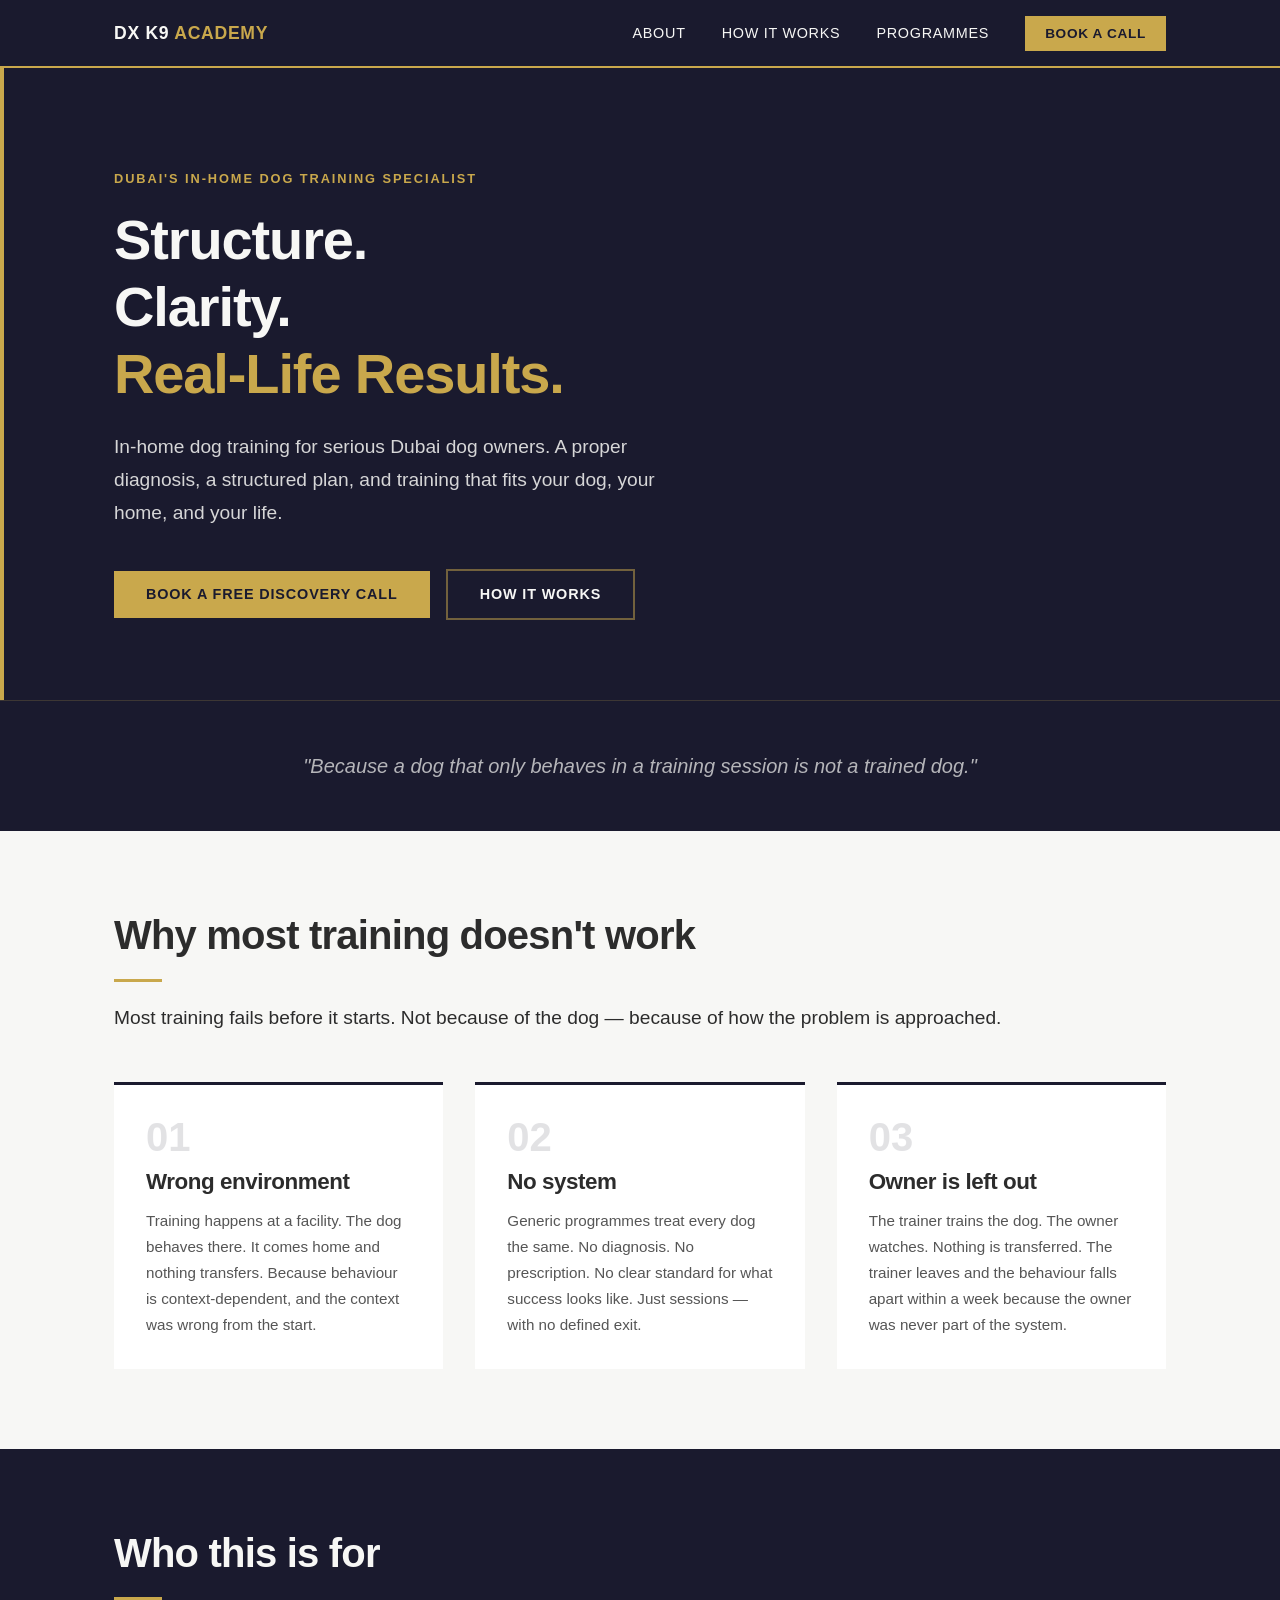
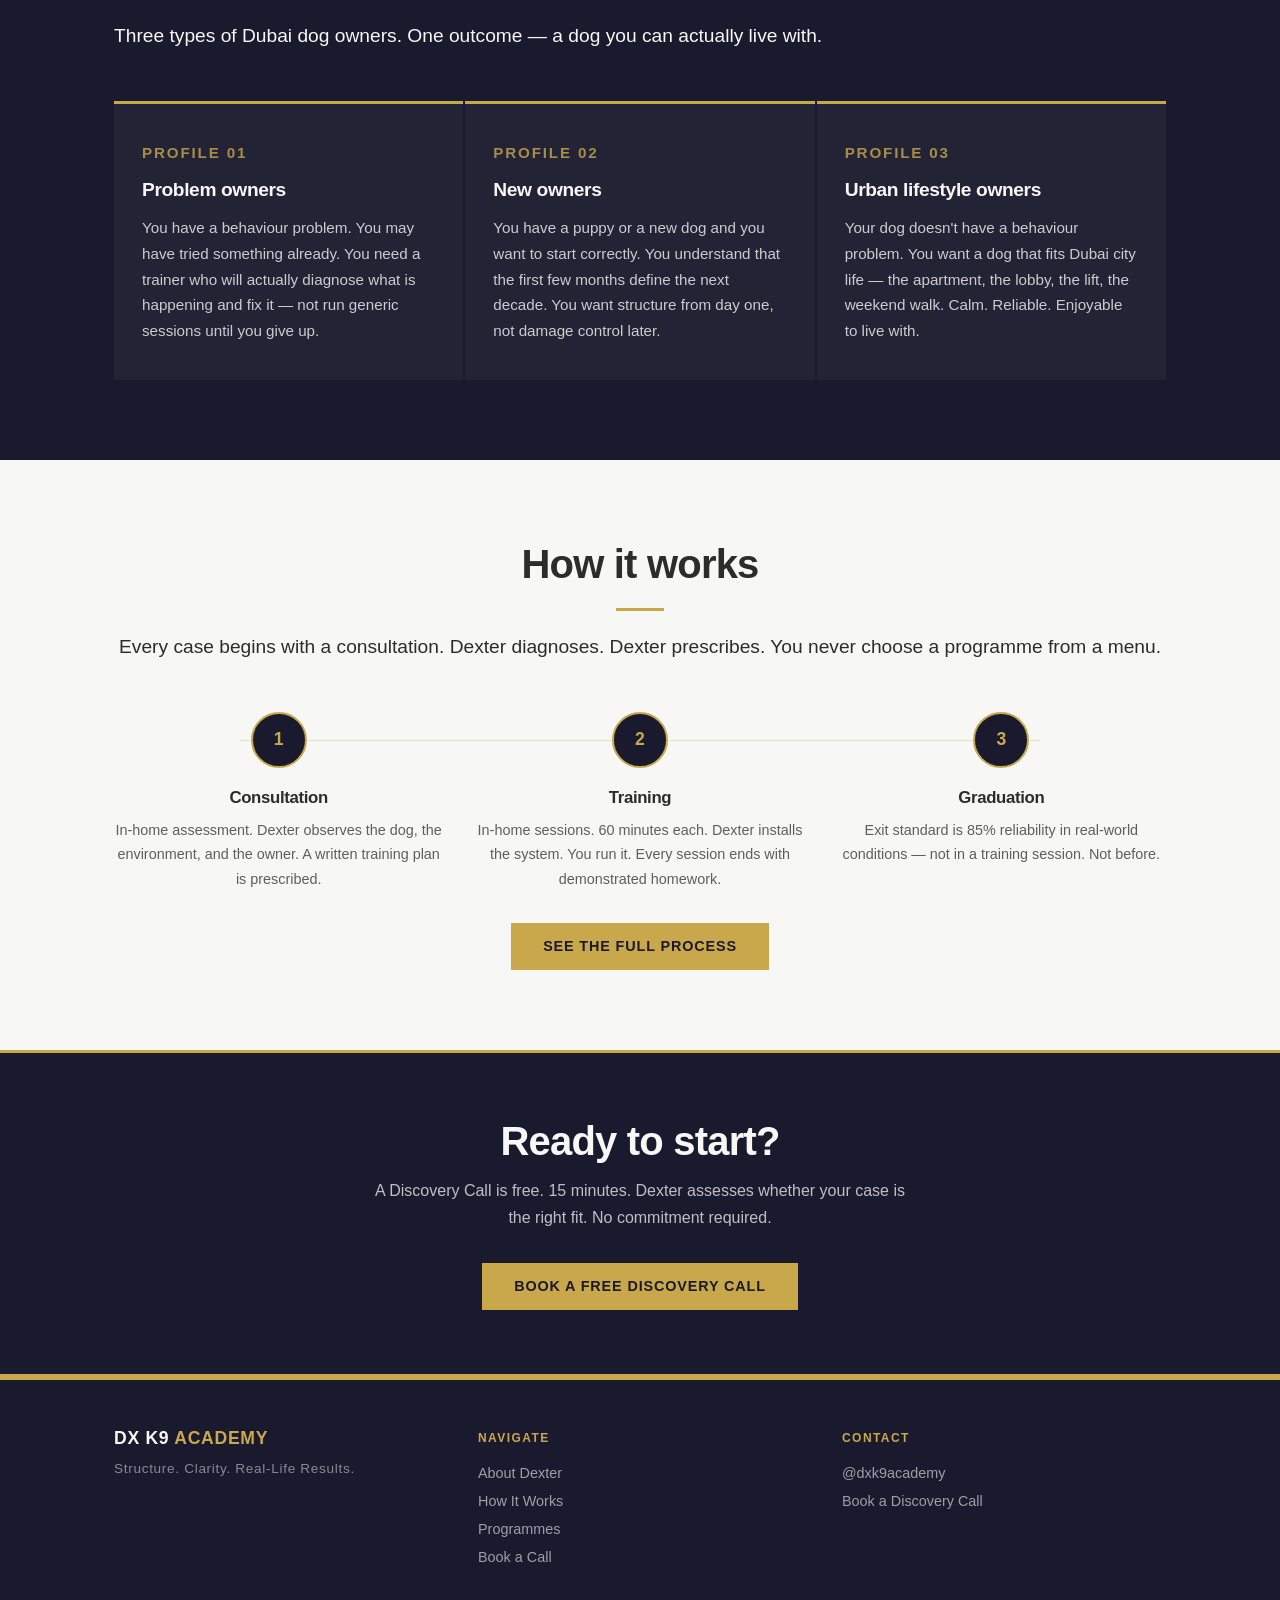
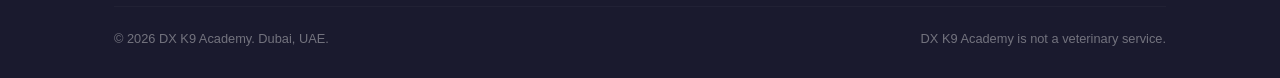
<file: index.html>
<!DOCTYPE html>
<html lang="en">
<head>
  <meta charset="UTF-8">
  <meta name="viewport" content="width=device-width, initial-scale=1.0">
  <title>DX K9 Academy — Structure. Clarity. Real-Life Results.</title>
  <meta name="description" content="Premium in-home dog training for serious Dubai dog owners. DX K9 Academy diagnoses, prescribes, and delivers a structured training programme built around your dog, your home, and your life.">
  <link rel="stylesheet" href="css/style.css">
</head>
<body class="page-body">

  <!-- NAV -->
  <nav class="nav">
    <div class="nav__inner">
      <a href="index.html" class="nav__brand">DX K9 <span>Academy</span></a>
      <ul class="nav__links">
        <li><a href="about.html">About</a></li>
        <li><a href="how-it-works.html">How It Works</a></li>
        <li><a href="programmes.html">Programmes</a></li>
        <li><a href="book.html" class="nav__cta">Book a Call</a></li>
      </ul>
      <button class="nav__hamburger" id="hamburger" aria-label="Menu">
        <span></span><span></span><span></span>
      </button>
    </div>
    <div class="nav__mobile" id="mobileNav">
      <a href="about.html">About</a>
      <a href="how-it-works.html">How It Works</a>
      <a href="programmes.html">Programmes</a>
      <a href="book.html" class="nav__cta">Book a Discovery Call</a>
    </div>
  </nav>

  <!-- HERO -->
  <section class="hero">
    <div class="container">
      <p class="hero__label">Dubai's In-Home Dog Training Specialist</p>
      <h1 class="hero__title">Structure.<br>Clarity.<br><em>Real-Life Results.</em></h1>
      <p class="hero__sub">In-home dog training for serious Dubai dog owners. A proper diagnosis, a structured plan, and training that fits your dog, your home, and your life.</p>
      <div class="hero__actions">
        <a href="book.html" class="btn btn--gold">Book a Free Discovery Call</a>
        <a href="how-it-works.html" class="btn btn--outline">How It Works</a>
      </div>
    </div>
  </section>

  <!-- POSITIONING LINE -->
  <div class="positioning-line">
    <div class="container">
      <p>"Because a dog that only behaves in a training session is not a trained dog."</p>
    </div>
  </div>

  <!-- THE PROBLEM -->
  <section class="section section--light">
    <div class="container">
      <div class="section-header">
        <h2>Why most training doesn't work</h2>
        <span class="gold-rule"></span>
        <p class="lead">Most training fails before it starts. Not because of the dog — because of how the problem is approached.</p>
      </div>
      <div class="problem-grid">
        <div class="problem-card">
          <div class="problem-card__num">01</div>
          <h3>Wrong environment</h3>
          <p>Training happens at a facility. The dog behaves there. It comes home and nothing transfers. Because behaviour is context-dependent, and the context was wrong from the start.</p>
        </div>
        <div class="problem-card">
          <div class="problem-card__num">02</div>
          <h3>No system</h3>
          <p>Generic programmes treat every dog the same. No diagnosis. No prescription. No clear standard for what success looks like. Just sessions — with no defined exit.</p>
        </div>
        <div class="problem-card">
          <div class="problem-card__num">03</div>
          <h3>Owner is left out</h3>
          <p>The trainer trains the dog. The owner watches. Nothing is transferred. The trainer leaves and the behaviour falls apart within a week because the owner was never part of the system.</p>
        </div>
      </div>
    </div>
  </section>

  <!-- WHO THIS IS FOR -->
  <section class="section profiles">
    <div class="container">
      <div class="section-header">
        <h2>Who this is for</h2>
        <span class="gold-rule"></span>
        <p class="lead">Three types of Dubai dog owners. One outcome — a dog you can actually live with.</p>
      </div>
      <div class="profiles__grid">
        <div class="profile-card">
          <p class="profile-card__tag">Profile 01</p>
          <h3>Problem owners</h3>
          <p>You have a behaviour problem. You may have tried something already. You need a trainer who will actually diagnose what is happening and fix it — not run generic sessions until you give up.</p>
        </div>
        <div class="profile-card">
          <p class="profile-card__tag">Profile 02</p>
          <h3>New owners</h3>
          <p>You have a puppy or a new dog and you want to start correctly. You understand that the first few months define the next decade. You want structure from day one, not damage control later.</p>
        </div>
        <div class="profile-card">
          <p class="profile-card__tag">Profile 03</p>
          <h3>Urban lifestyle owners</h3>
          <p>Your dog doesn't have a behaviour problem. You want a dog that fits Dubai city life — the apartment, the lobby, the lift, the weekend walk. Calm. Reliable. Enjoyable to live with.</p>
        </div>
      </div>
    </div>
  </section>

  <!-- HOW IT WORKS MINI -->
  <section class="section section--light">
    <div class="container">
      <div class="section-header section-header--center">
        <h2>How it works</h2>
        <span class="gold-rule gold-rule--center"></span>
        <p class="lead">Every case begins with a consultation. Dexter diagnoses. Dexter prescribes. You never choose a programme from a menu.</p>
      </div>
      <div class="steps-mini">
        <div class="step-mini">
          <div class="step-mini__num">1</div>
          <h3>Consultation</h3>
          <p>In-home assessment. Dexter observes the dog, the environment, and the owner. A written training plan is prescribed.</p>
        </div>
        <div class="step-mini">
          <div class="step-mini__num">2</div>
          <h3>Training</h3>
          <p>In-home sessions. 60 minutes each. Dexter installs the system. You run it. Every session ends with demonstrated homework.</p>
        </div>
        <div class="step-mini">
          <div class="step-mini__num">3</div>
          <h3>Graduation</h3>
          <p>Exit standard is 85% reliability in real-world conditions — not in a training session. Not before.</p>
        </div>
      </div>
      <div class="text-center mt-8">
        <a href="how-it-works.html" class="btn btn--gold">See the full process</a>
      </div>
    </div>
  </section>

  <!-- CTA BANNER -->
  <section class="cta-banner">
    <div class="container">
      <h2>Ready to start?</h2>
      <p>A Discovery Call is free. 15 minutes. Dexter assesses whether your case is the right fit. No commitment required.</p>
      <a href="book.html" class="btn btn--gold">Book a Free Discovery Call</a>
    </div>
  </section>

  <!-- FOOTER -->
  <footer class="footer">
    <div class="container">
      <div class="footer__inner">
        <div>
          <div class="footer__brand">DX K9 <span>Academy</span></div>
          <p class="footer__tagline">Structure. Clarity. Real-Life Results.</p>
        </div>
        <div>
          <p class="footer__heading">Navigate</p>
          <ul class="footer__links">
            <li><a href="about.html">About Dexter</a></li>
            <li><a href="how-it-works.html">How It Works</a></li>
            <li><a href="programmes.html">Programmes</a></li>
            <li><a href="book.html">Book a Call</a></li>
          </ul>
        </div>
        <div>
          <p class="footer__heading">Contact</p>
          <ul class="footer__links">
            <li><a href="https://instagram.com/dxk9academy" target="_blank" rel="noopener">@dxk9academy</a></li>
            <li><a href="book.html">Book a Discovery Call</a></li>
          </ul>
        </div>
      </div>
      <div class="footer__bottom">
        <span>© 2026 DX K9 Academy. Dubai, UAE.</span>
        <span>DX K9 Academy is not a veterinary service.</span>
      </div>
    </div>
  </footer>

  <script src="js/main.js"></script>
</body>
</html>
</file>
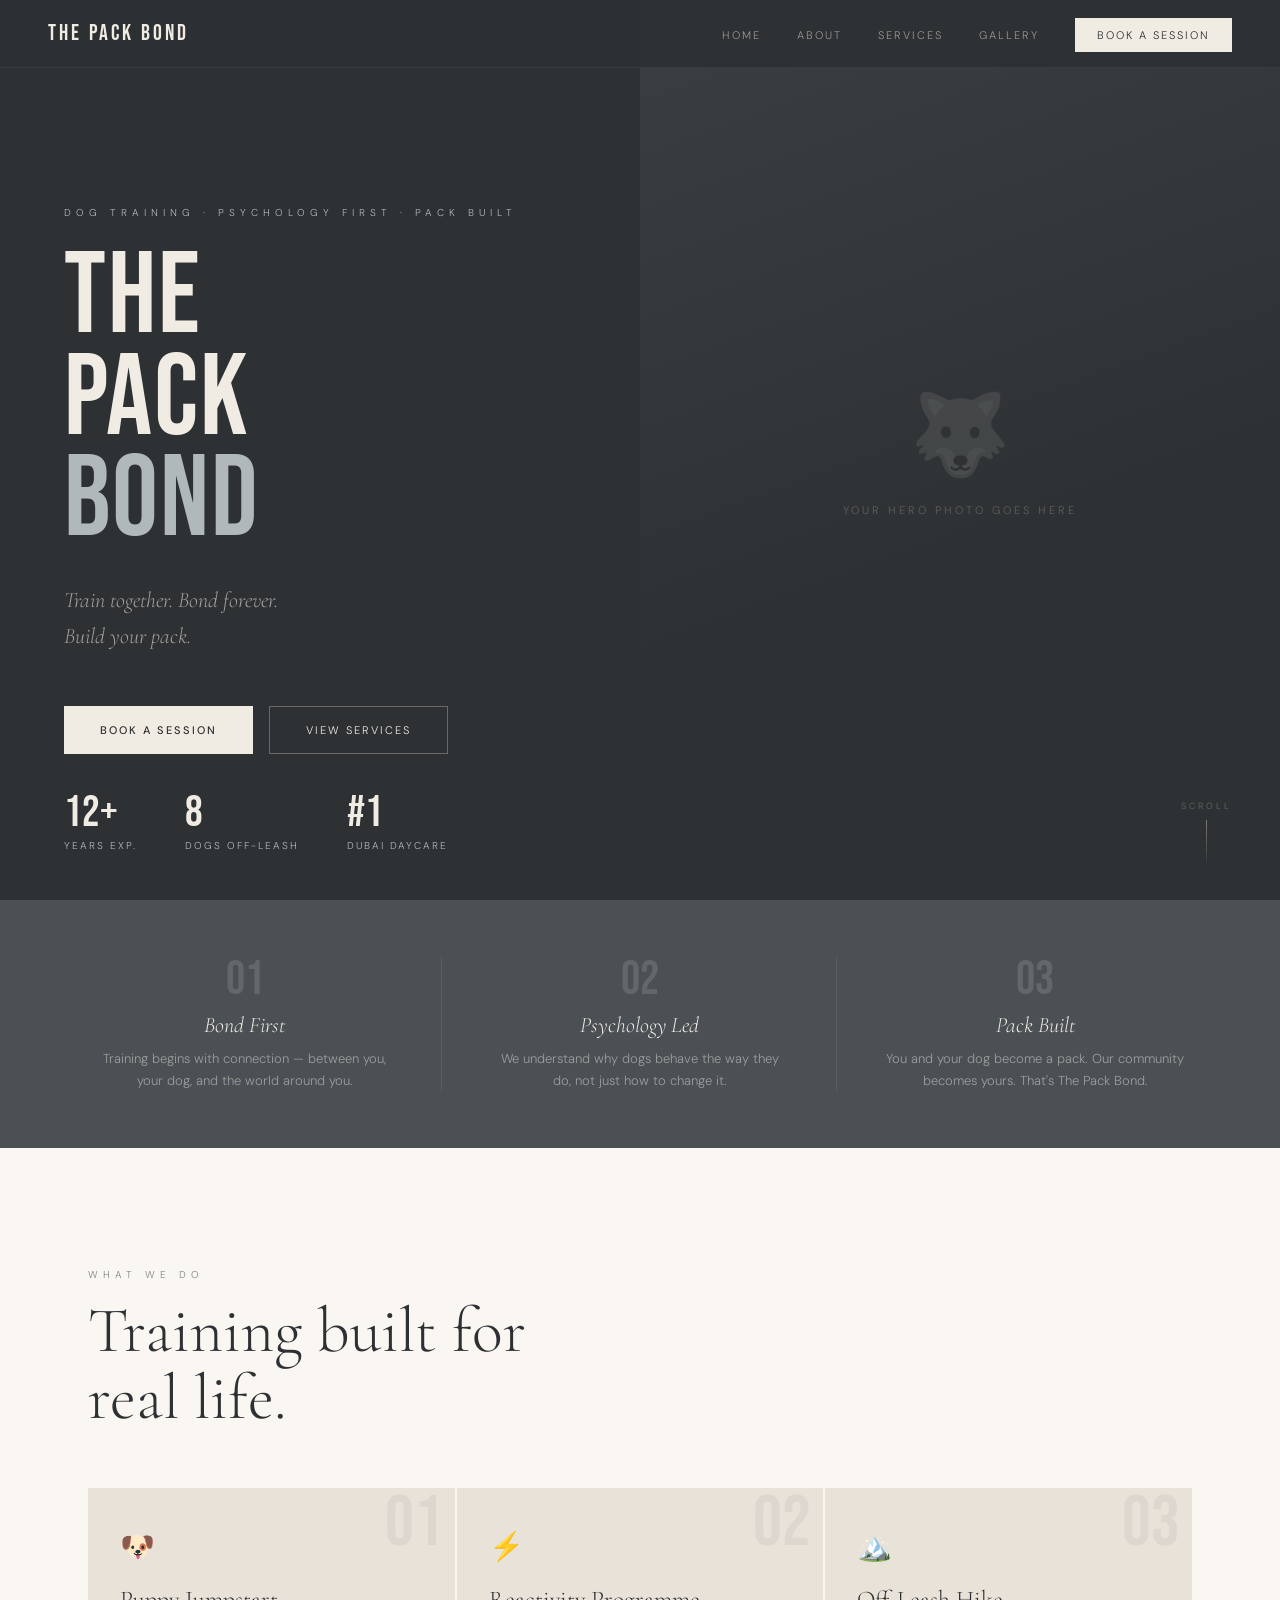
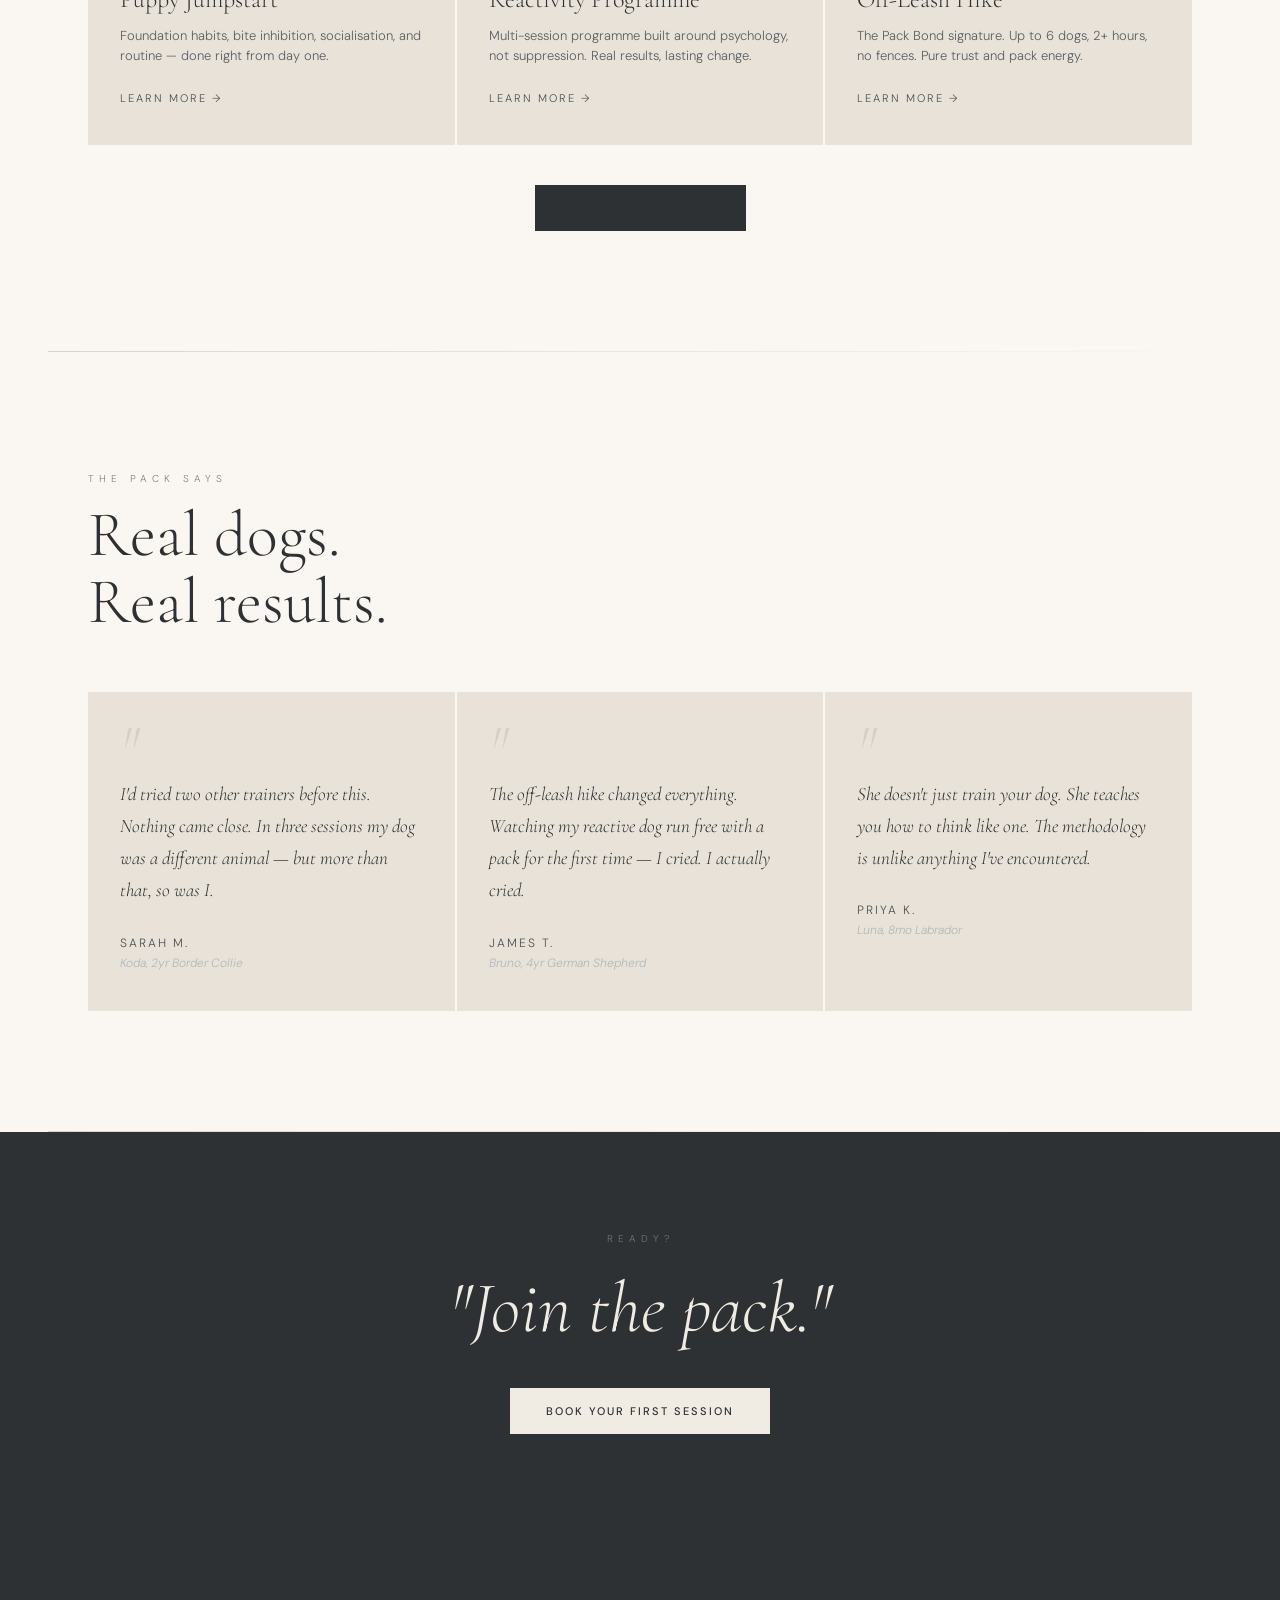
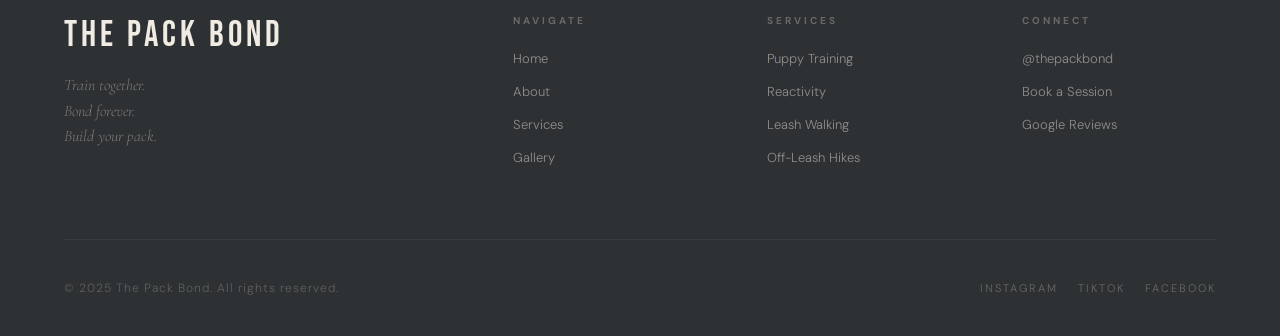
<file: pack-bond/index.html>
<!DOCTYPE html>
<html lang="en">
<head>
<meta charset="UTF-8">
<meta name="viewport" content="width=device-width, initial-scale=1.0">
<title>The Pack Bond — Dog Training</title>
<link href="https://fonts.googleapis.com/css2?family=Cormorant+Garamond:ital,wght@0,300;0,400;0,600;1,300;1,400;1,600&family=Bebas+Neue&family=DM+Sans:ital,wght@0,300;0,400;0,500;1,300&display=swap" rel="stylesheet">
<style>
:root {
  --wolf: #4a5054;
  --wolf-dark: #2e3133;
  --wolf-mid: #5a5f62;
  --wolf-light: #7e8589;
  --cream: #f0ebe3;
  --cream-dark: #e8e2d9;
  --ivory: #faf7f2;
  --sable: #8b7355;
  --ash: #b0b8bc;
  --white: #ffffff;
}

*, *::before, *::after { margin: 0; padding: 0; box-sizing: border-box; }

html { scroll-behavior: smooth; }

body {
  font-family: 'DM Sans', sans-serif;
  font-weight: 300;
  background: var(--ivory);
  color: var(--wolf-dark);
  overflow-x: hidden;
}

/* ─── PAGES ─── */
.page { display: none; min-height: 100vh; }
.page.active { display: block; }

/* ─── NAV ─── */
nav {
  position: fixed;
  top: 0; left: 0; right: 0;
  z-index: 1000;
  height: 68px;
  display: flex;
  align-items: center;
  justify-content: space-between;
  padding: 0 48px;
  background: rgba(250,247,242,0.95);
  backdrop-filter: blur(12px);
  border-bottom: 1px solid rgba(74,80,84,0.1);
  transition: background 0.3s;
}

nav.dark {
  background: rgba(46,49,51,0.97);
  border-bottom: 1px solid rgba(255,255,255,0.06);
}

.nav-logo {
  font-family: 'Bebas Neue', sans-serif;
  font-size: 22px;
  letter-spacing: 3px;
  color: var(--wolf-dark);
  cursor: pointer;
  transition: color 0.2s;
}

nav.dark .nav-logo { color: var(--cream); }

.nav-links {
  display: flex;
  align-items: center;
  gap: 36px;
  list-style: none;
}

.nav-links a {
  font-size: 11px;
  letter-spacing: 2px;
  text-transform: uppercase;
  color: var(--wolf-light);
  text-decoration: none;
  transition: color 0.2s;
  cursor: pointer;
}

nav.dark .nav-links a { color: rgba(240,235,227,0.55); }

.nav-links a:hover,
.nav-links a.active { color: var(--wolf-dark); }

nav.dark .nav-links a:hover,
nav.dark .nav-links a.active { color: var(--cream); }

.nav-cta {
  background: var(--wolf-dark);
  color: var(--cream) !important;
  padding: 10px 22px;
  font-size: 11px !important;
  letter-spacing: 2px;
  transition: background 0.2s !important;
}

.nav-cta:hover { background: var(--wolf) !important; color: var(--cream) !important; }

nav.dark .nav-cta {
  background: var(--cream);
  color: var(--wolf-dark) !important;
}

.hamburger {
  display: none;
  flex-direction: column;
  gap: 5px;
  cursor: pointer;
  padding: 4px;
}

.hamburger span {
  width: 24px;
  height: 1.5px;
  background: var(--wolf-dark);
  transition: all 0.3s;
}

nav.dark .hamburger span { background: var(--cream); }

/* ─── HERO ─── */
.hero {
  min-height: 100vh;
  background: var(--wolf-dark);
  display: grid;
  grid-template-columns: 1fr 1fr;
  position: relative;
  overflow: hidden;
}

.hero-left {
  display: flex;
  flex-direction: column;
  justify-content: center;
  padding: 140px 64px 80px;
  position: relative;
  z-index: 2;
}

.hero-eyebrow {
  font-size: 10px;
  letter-spacing: 5px;
  text-transform: uppercase;
  color: var(--ash);
  margin-bottom: 28px;
  opacity: 0;
  animation: fadeUp 0.9s ease forwards 0.3s;
}

.hero-title {
  font-family: 'Bebas Neue', sans-serif;
  font-size: clamp(80px, 9vw, 140px);
  line-height: 0.88;
  color: var(--cream);
  letter-spacing: 2px;
  margin-bottom: 32px;
  opacity: 0;
  animation: fadeUp 0.9s ease forwards 0.5s;
}

.hero-title em {
  display: block;
  color: var(--ash);
  font-style: normal;
}

.hero-tagline {
  font-family: 'Cormorant Garamond', serif;
  font-size: clamp(17px, 2vw, 22px);
  font-style: italic;
  color: rgba(240,235,227,0.6);
  line-height: 1.6;
  margin-bottom: 52px;
  max-width: 400px;
  opacity: 0;
  animation: fadeUp 0.9s ease forwards 0.7s;
}

.hero-actions {
  display: flex;
  gap: 16px;
  flex-wrap: wrap;
  opacity: 0;
  animation: fadeUp 0.9s ease forwards 0.9s;
}

.btn-primary {
  background: var(--cream);
  color: var(--wolf-dark);
  padding: 16px 36px;
  font-size: 11px;
  letter-spacing: 2px;
  text-transform: uppercase;
  border: none;
  cursor: pointer;
  font-family: 'DM Sans', sans-serif;
  font-weight: 500;
  transition: background 0.2s, transform 0.2s;
}

.btn-primary:hover {
  background: var(--ivory);
  transform: translateY(-1px);
}

.btn-outline {
  background: transparent;
  color: var(--cream);
  padding: 16px 36px;
  font-size: 11px;
  letter-spacing: 2px;
  text-transform: uppercase;
  border: 1px solid rgba(240,235,227,0.3);
  cursor: pointer;
  font-family: 'DM Sans', sans-serif;
  font-weight: 300;
  transition: border-color 0.2s, transform 0.2s;
}

.btn-outline:hover {
  border-color: rgba(240,235,227,0.7);
  transform: translateY(-1px);
}

.hero-right {
  position: relative;
  overflow: hidden;
}

.hero-image-placeholder {
  width: 100%;
  height: 100%;
  background: linear-gradient(160deg, #3a3f42 0%, #2e3133 60%);
  display: flex;
  flex-direction: column;
  align-items: center;
  justify-content: center;
  gap: 16px;
}

.hero-image-placeholder .placeholder-icon {
  font-size: 80px;
  opacity: 0.15;
}

.hero-image-placeholder p {
  font-size: 11px;
  letter-spacing: 3px;
  text-transform: uppercase;
  color: rgba(240,235,227,0.25);
}

.hero-stats {
  position: absolute;
  bottom: 48px;
  left: 64px;
  display: flex;
  gap: 48px;
  opacity: 0;
  animation: fadeUp 0.9s ease forwards 1.1s;
}

.hero-stat-num {
  font-family: 'Bebas Neue', sans-serif;
  font-size: 44px;
  color: var(--cream);
  line-height: 1;
}

.hero-stat-label {
  font-size: 10px;
  letter-spacing: 2px;
  text-transform: uppercase;
  color: var(--ash);
  margin-top: 4px;
}

.hero-scroll {
  position: absolute;
  bottom: 32px;
  right: 48px;
  display: flex;
  flex-direction: column;
  align-items: center;
  gap: 8px;
  opacity: 0;
  animation: fadeUp 0.9s ease forwards 1.3s;
}

.hero-scroll span {
  font-size: 9px;
  letter-spacing: 3px;
  text-transform: uppercase;
  color: rgba(240,235,227,0.3);
}

.scroll-bar {
  width: 1px;
  height: 48px;
  background: linear-gradient(to bottom, rgba(240,235,227,0.4), transparent);
  animation: scrollAnim 2s ease-in-out infinite;
}

@keyframes scrollAnim {
  0%, 100% { opacity: 0.3; }
  50% { opacity: 1; }
}

/* ─── PHILOSOPHY STRIP ─── */
.philosophy-strip {
  background: var(--wolf);
  padding: 56px 48px;
  display: grid;
  grid-template-columns: repeat(3, 1fr);
  gap: 1px;
}

.philosophy-item {
  padding: 0 48px;
  border-right: 1px solid rgba(255,255,255,0.08);
  text-align: center;
}

.philosophy-item:last-child { border-right: none; }

.philosophy-num {
  font-family: 'Bebas Neue', sans-serif;
  font-size: 48px;
  color: rgba(240,235,227,0.15);
  line-height: 1;
  margin-bottom: 8px;
}

.philosophy-title {
  font-family: 'Cormorant Garamond', serif;
  font-size: 22px;
  font-style: italic;
  color: var(--cream);
  margin-bottom: 10px;
}

.philosophy-desc {
  font-size: 13px;
  color: rgba(240,235,227,0.5);
  line-height: 1.7;
}

/* ─── SECTION COMMON ─── */
.section {
  padding: 120px 48px;
  max-width: 1200px;
  margin: 0 auto;
}

.section-label {
  font-size: 10px;
  letter-spacing: 5px;
  text-transform: uppercase;
  color: var(--wolf-light);
  margin-bottom: 16px;
}

.section-title {
  font-family: 'Cormorant Garamond', serif;
  font-size: clamp(40px, 5vw, 68px);
  font-weight: 300;
  color: var(--wolf-dark);
  line-height: 1.05;
  margin-bottom: 56px;
}

.full-divider {
  height: 1px;
  background: linear-gradient(to right, rgba(74,80,84,0.2), transparent);
  margin: 0 48px;
}

/* ─── HOMEPAGE SERVICES PREVIEW ─── */
.services-preview {
  display: grid;
  grid-template-columns: repeat(3, 1fr);
  gap: 2px;
}

.service-preview-card {
  background: var(--cream-dark);
  padding: 40px 32px;
  position: relative;
  overflow: hidden;
  cursor: pointer;
  transition: background 0.3s;
}

.service-preview-card::after {
  content: '';
  position: absolute;
  bottom: 0; left: 0;
  width: 100%; height: 3px;
  background: var(--wolf);
  transform: scaleX(0);
  transform-origin: left;
  transition: transform 0.3s ease;
}

.service-preview-card:hover { background: var(--cream); }
.service-preview-card:hover::after { transform: scaleX(1); }

.sp-num {
  font-family: 'Bebas Neue', sans-serif;
  font-size: 72px;
  color: rgba(74,80,84,0.07);
  position: absolute;
  top: 0; right: 12px;
  line-height: 1;
}

.sp-icon { font-size: 28px; margin-bottom: 20px; }

.sp-name {
  font-family: 'Cormorant Garamond', serif;
  font-size: 24px;
  color: var(--wolf-dark);
  margin-bottom: 12px;
}

.sp-desc {
  font-size: 13px;
  color: var(--wolf-mid);
  line-height: 1.6;
  margin-bottom: 24px;
}

.sp-link {
  font-size: 11px;
  letter-spacing: 2px;
  text-transform: uppercase;
  color: var(--wolf);
  text-decoration: none;
  cursor: pointer;
}

/* ─── TESTIMONIALS ─── */
.testimonials-grid {
  display: grid;
  grid-template-columns: repeat(3, 1fr);
  gap: 2px;
}

.testimonial-card {
  background: var(--cream-dark);
  padding: 40px 32px;
}

.testimonial-quote {
  font-family: 'Cormorant Garamond', serif;
  font-size: 19px;
  font-style: italic;
  color: var(--wolf-dark);
  line-height: 1.7;
  margin-bottom: 28px;
}

.testimonial-quote::before {
  content: '"';
  font-size: 60px;
  color: rgba(74,80,84,0.12);
  font-family: 'Cormorant Garamond', serif;
  line-height: 0.5;
  display: block;
  margin-bottom: 16px;
}

.testimonial-name {
  font-size: 12px;
  letter-spacing: 2px;
  text-transform: uppercase;
  color: var(--wolf);
  margin-bottom: 4px;
}

.testimonial-dog {
  font-size: 12px;
  color: var(--ash);
  font-style: italic;
}

/* ─── ABOUT PAGE ─── */
.about-hero {
  min-height: 60vh;
  background: var(--wolf-dark);
  display: flex;
  align-items: flex-end;
  padding: 140px 64px 80px;
  position: relative;
  overflow: hidden;
}

.about-hero::before {
  content: '';
  position: absolute;
  inset: 0;
  background: radial-gradient(ellipse at 70% 50%, rgba(90,95,98,0.3), transparent 60%);
}

.about-hero-content { position: relative; z-index: 2; }

.about-hero h1 {
  font-family: 'Bebas Neue', sans-serif;
  font-size: clamp(72px, 10vw, 130px);
  color: var(--cream);
  line-height: 0.9;
  letter-spacing: 2px;
  margin-bottom: 24px;
}

.about-hero p {
  font-family: 'Cormorant Garamond', serif;
  font-size: clamp(18px, 2.5vw, 26px);
  font-style: italic;
  color: rgba(240,235,227,0.6);
  max-width: 560px;
}

.about-body {
  display: grid;
  grid-template-columns: 1fr 2fr;
  gap: 80px;
  padding: 140px 64px 100px;
  max-width: 1200px;
  margin: 0 auto;
}

.about-sidebar {
  position: sticky;
  top: 100px;
  align-self: start;
}

.about-stat {
  border-left: 2px solid var(--wolf);
  padding: 0 0 0 20px;
  margin-bottom: 36px;
}

.about-stat-num {
  font-family: 'Bebas Neue', sans-serif;
  font-size: 56px;
  color: var(--wolf-dark);
  line-height: 1;
}

.about-stat-label {
  font-size: 11px;
  letter-spacing: 2px;
  text-transform: uppercase;
  color: var(--wolf-light);
  margin-top: 4px;
}

.about-image-placeholder {
  width: 100%;
  aspect-ratio: 4/5;
  background: var(--cream-dark);
  display: flex;
  flex-direction: column;
  align-items: center;
  justify-content: center;
  gap: 12px;
  margin-bottom: 32px;
}

.about-image-placeholder .pi {
  font-size: 64px;
  opacity: 0.2;
}

.about-image-placeholder p {
  font-size: 10px;
  letter-spacing: 3px;
  text-transform: uppercase;
  color: var(--ash);
}

.about-text {
  font-family: 'Cormorant Garamond', serif;
  font-size: 20px;
  font-weight: 300;
  line-height: 1.9;
  color: var(--wolf-dark);
}

.about-text p { margin-bottom: 28px; }
.about-text em { color: var(--wolf); font-style: italic; }
.about-text strong { font-weight: 600; color: var(--wolf-dark); }

.methodology-grid {
  display: grid;
  grid-template-columns: repeat(2, 1fr);
  gap: 2px;
  margin-top: 60px;
}

.method-card {
  background: var(--cream-dark);
  padding: 36px 32px;
}

.method-title {
  font-family: 'Cormorant Garamond', serif;
  font-size: 22px;
  color: var(--wolf-dark);
  margin-bottom: 12px;
}

.method-desc {
  font-size: 14px;
  color: var(--wolf-mid);
  line-height: 1.7;
}

/* ─── SERVICES PAGE ─── */
.services-hero {
  min-height: 45vh;
  background: var(--wolf);
  display: flex;
  align-items: flex-end;
  padding: 140px 64px 70px;
}

.services-hero h1 {
  font-family: 'Bebas Neue', sans-serif;
  font-size: clamp(64px, 9vw, 120px);
  color: var(--cream);
  line-height: 0.9;
  letter-spacing: 2px;
}

.services-hero p {
  font-family: 'Cormorant Garamond', serif;
  font-size: 20px;
  font-style: italic;
  color: rgba(240,235,227,0.65);
  margin-top: 20px;
  max-width: 500px;
}

.services-full-grid {
  display: grid;
  grid-template-columns: repeat(2, 1fr);
  gap: 2px;
  margin-bottom: 2px;
}

.service-full-card {
  background: var(--cream-dark);
  padding: 48px 44px;
  position: relative;
  overflow: hidden;
  transition: background 0.3s;
}

.service-full-card:hover { background: var(--cream); }

.sfc-num {
  font-family: 'Bebas Neue', sans-serif;
  font-size: 96px;
  color: rgba(74,80,84,0.06);
  position: absolute;
  top: 0; right: 16px;
  line-height: 1;
}

.sfc-icon { font-size: 32px; margin-bottom: 24px; }

.sfc-name {
  font-family: 'Cormorant Garamond', serif;
  font-size: 30px;
  color: var(--wolf-dark);
  margin-bottom: 16px;
}

.sfc-desc {
  font-size: 14px;
  color: var(--wolf-mid);
  line-height: 1.7;
  margin-bottom: 28px;
}

.sfc-details {
  display: flex;
  justify-content: space-between;
  align-items: flex-end;
  padding-top: 20px;
  border-top: 1px solid rgba(74,80,84,0.1);
}

.sfc-price {
  font-family: 'Bebas Neue', sans-serif;
  font-size: 28px;
  color: var(--wolf-dark);
  letter-spacing: 1px;
}

.sfc-format {
  font-size: 11px;
  letter-spacing: 1px;
  text-transform: uppercase;
  color: var(--wolf-light);
  text-align: right;
}

/* ─── PRICING SECTION ─── */
.pricing-section {
  background: var(--wolf-dark);
  padding: 100px 48px;
}

.pricing-inner {
  max-width: 1200px;
  margin: 0 auto;
}

.pricing-section .section-label { color: rgba(240,235,227,0.4); }
.pricing-section .section-title { color: var(--cream); }

.pricing-cards {
  display: grid;
  grid-template-columns: repeat(3, 1fr);
  gap: 2px;
}

.pricing-card {
  background: rgba(255,255,255,0.04);
  border: 1px solid rgba(255,255,255,0.06);
  padding: 48px 36px;
  text-align: center;
  position: relative;
  transition: background 0.3s;
}

.pricing-card:hover { background: rgba(255,255,255,0.07); }

.pricing-card.featured {
  background: var(--cream);
  border-color: var(--cream);
}

.pricing-card.featured:hover { background: var(--ivory); }

.pricing-card.featured::before {
  content: 'MOST POPULAR';
  position: absolute;
  top: -1px; left: 50%;
  transform: translateX(-50%);
  background: var(--wolf);
  color: var(--cream);
  font-size: 9px;
  letter-spacing: 2px;
  padding: 4px 16px;
}

.pc-tier {
  font-size: 10px;
  letter-spacing: 3px;
  text-transform: uppercase;
  color: rgba(240,235,227,0.4);
  margin-bottom: 16px;
}

.pricing-card.featured .pc-tier { color: var(--wolf-light); }

.pc-name {
  font-family: 'Cormorant Garamond', serif;
  font-size: 30px;
  color: var(--cream);
  margin-bottom: 8px;
}

.pricing-card.featured .pc-name { color: var(--wolf-dark); }

.pc-amount {
  font-family: 'Bebas Neue', sans-serif;
  font-size: 72px;
  color: var(--cream);
  line-height: 1;
}

.pricing-card.featured .pc-amount { color: var(--wolf-dark); }

.pc-amount sup { font-size: 32px; vertical-align: super; }

.pc-period {
  font-size: 12px;
  color: rgba(240,235,227,0.35);
  margin-bottom: 36px;
}

.pricing-card.featured .pc-period { color: var(--wolf-light); }

.pc-features {
  list-style: none;
  text-align: left;
  margin-bottom: 36px;
}

.pc-features li {
  font-size: 14px;
  color: rgba(240,235,227,0.65);
  padding: 10px 0;
  border-bottom: 1px solid rgba(255,255,255,0.05);
  display: flex;
  gap: 10px;
}

.pricing-card.featured .pc-features li {
  color: var(--wolf-mid);
  border-bottom-color: rgba(74,80,84,0.1);
}

.pc-features li::before { content: '—'; color: var(--wolf-light); }
.pricing-card.featured .pc-features li::before { color: var(--wolf); }

.pc-btn {
  width: 100%;
  padding: 14px;
  font-size: 11px;
  letter-spacing: 2px;
  text-transform: uppercase;
  font-family: 'DM Sans', sans-serif;
  cursor: pointer;
  border: 1px solid rgba(240,235,227,0.3);
  background: transparent;
  color: var(--cream);
  transition: all 0.2s;
}

.pc-btn:hover { background: var(--cream); color: var(--wolf-dark); }

.pricing-card.featured .pc-btn {
  background: var(--wolf-dark);
  color: var(--cream);
  border-color: var(--wolf-dark);
}

.pricing-card.featured .pc-btn:hover { background: var(--wolf); }

/* ─── GALLERY PAGE ─── */
.gallery-hero {
  min-height: 40vh;
  background: var(--wolf-dark);
  display: flex;
  align-items: flex-end;
  padding: 140px 64px 70px;
}

.gallery-hero h1 {
  font-family: 'Bebas Neue', sans-serif;
  font-size: clamp(64px, 9vw, 120px);
  color: var(--cream);
  line-height: 0.9;
  letter-spacing: 2px;
}

.gallery-grid {
  display: grid;
  grid-template-columns: repeat(3, 1fr);
  grid-auto-rows: 300px;
  gap: 4px;
  padding: 4px;
}

.gallery-item {
  background: var(--cream-dark);
  display: flex;
  flex-direction: column;
  align-items: center;
  justify-content: center;
  gap: 10px;
  position: relative;
  overflow: hidden;
  cursor: pointer;
  transition: transform 0.3s;
}

.gallery-item:hover { transform: scale(0.99); }

.gallery-item.tall { grid-row: span 2; }
.gallery-item.wide { grid-column: span 2; }

.gallery-item .gi-icon { font-size: 48px; opacity: 0.15; }
.gallery-item .gi-label {
  font-size: 10px;
  letter-spacing: 3px;
  text-transform: uppercase;
  color: var(--ash);
}

.gallery-item .gi-overlay {
  position: absolute;
  inset: 0;
  background: var(--wolf-dark);
  opacity: 0;
  display: flex;
  align-items: center;
  justify-content: center;
  transition: opacity 0.3s;
}

.gallery-item:hover .gi-overlay { opacity: 0.6; }

.gallery-caption {
  font-size: 10px;
  letter-spacing: 3px;
  text-transform: uppercase;
  padding: 24px 36px;
  background: var(--cream-dark);
  color: var(--wolf-light);
  display: flex;
  gap: 48px;
  flex-wrap: wrap;
}

/* ─── CONTACT PAGE ─── */
.contact-hero {
  min-height: 45vh;
  background: var(--wolf-dark);
  display: flex;
  align-items: flex-end;
  padding: 140px 64px 70px;
}

.contact-hero h1 {
  font-family: 'Bebas Neue', sans-serif;
  font-size: clamp(64px, 9vw, 120px);
  color: var(--cream);
  line-height: 0.9;
  letter-spacing: 2px;
}

.contact-hero p {
  font-family: 'Cormorant Garamond', serif;
  font-size: 22px;
  font-style: italic;
  color: rgba(240,235,227,0.6);
  margin-top: 20px;
  max-width: 500px;
}

.contact-body {
  display: grid;
  grid-template-columns: 1fr 1.6fr;
  gap: 2px;
  padding: 4px 4px 80px;
  max-width: 1200px;
  margin: 0 auto;
}

.contact-info {
  background: var(--wolf);
  padding: 64px 48px;
}

.contact-info h2 {
  font-family: 'Cormorant Garamond', serif;
  font-size: 36px;
  color: var(--cream);
  margin-bottom: 40px;
  font-weight: 300;
}

.contact-detail {
  margin-bottom: 32px;
  border-left: 2px solid rgba(240,235,227,0.2);
  padding-left: 20px;
}

.contact-detail-label {
  font-size: 10px;
  letter-spacing: 3px;
  text-transform: uppercase;
  color: rgba(240,235,227,0.4);
  margin-bottom: 6px;
}

.contact-detail-value {
  font-size: 15px;
  color: var(--cream);
  line-height: 1.6;
}

.contact-policy {
  margin-top: 48px;
  padding-top: 32px;
  border-top: 1px solid rgba(255,255,255,0.08);
}

.contact-policy h3 {
  font-size: 11px;
  letter-spacing: 2px;
  text-transform: uppercase;
  color: rgba(240,235,227,0.4);
  margin-bottom: 16px;
}

.contact-policy p {
  font-size: 13px;
  color: rgba(240,235,227,0.5);
  line-height: 1.7;
}

.contact-form {
  background: var(--cream-dark);
  padding: 64px 56px;
}

.contact-form h2 {
  font-family: 'Cormorant Garamond', serif;
  font-size: 36px;
  color: var(--wolf-dark);
  margin-bottom: 40px;
  font-weight: 300;
}

.form-row {
  display: grid;
  grid-template-columns: 1fr 1fr;
  gap: 16px;
  margin-bottom: 16px;
}

.form-group {
  display: flex;
  flex-direction: column;
  gap: 8px;
  margin-bottom: 16px;
}

.form-group label {
  font-size: 10px;
  letter-spacing: 3px;
  text-transform: uppercase;
  color: var(--wolf-light);
}

.form-group input,
.form-group select,
.form-group textarea {
  background: var(--ivory);
  border: 1px solid rgba(74,80,84,0.15);
  padding: 14px 16px;
  font-size: 14px;
  font-family: 'DM Sans', sans-serif;
  font-weight: 300;
  color: var(--wolf-dark);
  outline: none;
  transition: border-color 0.2s;
  width: 100%;
  appearance: none;
}

.form-group input:focus,
.form-group select:focus,
.form-group textarea:focus {
  border-color: var(--wolf);
}

.form-group textarea { min-height: 120px; resize: vertical; }

.form-submit {
  width: 100%;
  background: var(--wolf-dark);
  color: var(--cream);
  border: none;
  padding: 18px;
  font-size: 11px;
  letter-spacing: 3px;
  text-transform: uppercase;
  font-family: 'DM Sans', sans-serif;
  cursor: pointer;
  transition: background 0.2s;
  margin-top: 8px;
}

.form-submit:hover { background: var(--wolf); }

.form-success {
  display: none;
  text-align: center;
  padding: 60px 40px;
}

.form-success.show { display: block; }

.form-success h3 {
  font-family: 'Cormorant Garamond', serif;
  font-size: 36px;
  color: var(--wolf-dark);
  margin-bottom: 16px;
}

.form-success p {
  font-size: 15px;
  color: var(--wolf-mid);
  line-height: 1.7;
}

/* ─── FOOTER ─── */
footer {
  background: var(--wolf-dark);
  padding: 80px 64px 40px;
}

.footer-top {
  display: grid;
  grid-template-columns: 2fr 1fr 1fr 1fr;
  gap: 60px;
  padding-bottom: 60px;
  border-bottom: 1px solid rgba(255,255,255,0.06);
  margin-bottom: 40px;
}

.footer-brand-name {
  font-family: 'Bebas Neue', sans-serif;
  font-size: 36px;
  letter-spacing: 4px;
  color: var(--cream);
  margin-bottom: 16px;
}

.footer-tagline {
  font-family: 'Cormorant Garamond', serif;
  font-size: 16px;
  font-style: italic;
  color: rgba(240,235,227,0.4);
  line-height: 1.6;
}

.footer-col h4 {
  font-size: 10px;
  letter-spacing: 3px;
  text-transform: uppercase;
  color: rgba(240,235,227,0.3);
  margin-bottom: 20px;
}

.footer-col ul { list-style: none; }

.footer-col ul li {
  margin-bottom: 12px;
}

.footer-col ul li a {
  font-size: 13px;
  color: rgba(240,235,227,0.5);
  text-decoration: none;
  cursor: pointer;
  transition: color 0.2s;
}

.footer-col ul li a:hover { color: var(--cream); }

.footer-bottom {
  display: flex;
  justify-content: space-between;
  align-items: center;
  flex-wrap: wrap;
  gap: 16px;
}

.footer-bottom p {
  font-size: 12px;
  color: rgba(240,235,227,0.25);
  letter-spacing: 1px;
}

.footer-social {
  display: flex;
  gap: 20px;
}

.footer-social a {
  font-size: 11px;
  letter-spacing: 2px;
  text-transform: uppercase;
  color: rgba(240,235,227,0.3);
  text-decoration: none;
  transition: color 0.2s;
  cursor: pointer;
}

.footer-social a:hover { color: var(--cream); }

/* ─── ANIMATIONS ─── */
@keyframes fadeUp {
  from { opacity: 0; transform: translateY(28px); }
  to { opacity: 1; transform: translateY(0); }
}

.reveal {
  opacity: 0;
  transform: translateY(24px);
  transition: opacity 0.7s ease, transform 0.7s ease;
}

.reveal.visible {
  opacity: 1;
  transform: none;
}

/* ─── MOBILE ─── */
@media (max-width: 900px) {
  nav { padding: 0 24px; }
  .nav-links { display: none; }
  .hamburger { display: flex; }

  .hero { grid-template-columns: 1fr; }
  .hero-right { display: none; }
  .hero-left { padding: 120px 28px 100px; }
  .hero-stats { left: 28px; gap: 28px; bottom: 32px; }

  .philosophy-strip { grid-template-columns: 1fr; gap: 32px; }
  .philosophy-item { border-right: none; padding: 0; }

  .section { padding: 80px 28px; }

  .services-preview { grid-template-columns: 1fr; }
  .testimonials-grid { grid-template-columns: 1fr; }
  .services-full-grid { grid-template-columns: 1fr; }
  .pricing-cards { grid-template-columns: 1fr; }
  .gallery-grid { grid-template-columns: repeat(2, 1fr); }
  .gallery-item.wide { grid-column: span 1; }

  .about-body { grid-template-columns: 1fr; padding: 60px 28px; }
  .about-sidebar { position: static; display: flex; flex-wrap: wrap; gap: 24px; }
  .about-hero { padding: 120px 28px 60px; }
  .methodology-grid { grid-template-columns: 1fr; }

  .services-hero, .gallery-hero, .contact-hero { padding: 120px 28px 60px; }
  .contact-body { grid-template-columns: 1fr; padding: 4px 4px 60px; }
  .contact-form { padding: 40px 28px; }
  .contact-info { padding: 40px 28px; }
  .form-row { grid-template-columns: 1fr; }

  .footer-top { grid-template-columns: 1fr 1fr; gap: 40px; }
  footer { padding: 60px 28px 32px; }
}

/* ─── MOBILE NAV MENU ─── */
.mobile-nav {
  display: none;
  position: fixed;
  inset: 0;
  background: var(--wolf-dark);
  z-index: 999;
  flex-direction: column;
  align-items: center;
  justify-content: center;
  gap: 32px;
}

.mobile-nav.open { display: flex; }

.mobile-nav a {
  font-family: 'Bebas Neue', sans-serif;
  font-size: 52px;
  letter-spacing: 3px;
  color: rgba(240,235,227,0.6);
  text-decoration: none;
  cursor: pointer;
  transition: color 0.2s;
}

.mobile-nav a:hover { color: var(--cream); }

.mobile-nav-close {
  position: absolute;
  top: 24px; right: 28px;
  font-size: 28px;
  color: rgba(240,235,227,0.4);
  cursor: pointer;
  background: none;
  border: none;
  line-height: 1;
}
</style>
</head>
<body>

<!-- MOBILE NAV -->
<div class="mobile-nav" id="mobileNav">
  <button class="mobile-nav-close" onclick="closeMobileNav()">✕</button>
  <a onclick="navigate('home'); closeMobileNav()">Home</a>
  <a onclick="navigate('about'); closeMobileNav()">About</a>
  <a onclick="navigate('services'); closeMobileNav()">Services</a>
  <a onclick="navigate('gallery'); closeMobileNav()">Gallery</a>
  <a onclick="navigate('contact'); closeMobileNav()">Contact</a>
</div>

<!-- NAV -->
<nav id="mainNav" class="dark">
  <div class="nav-logo" onclick="navigate('home')">THE PACK BOND</div>
  <ul class="nav-links">
    <li><a onclick="navigate('home')" data-page="home">Home</a></li>
    <li><a onclick="navigate('about')" data-page="about">About</a></li>
    <li><a onclick="navigate('services')" data-page="services">Services</a></li>
    <li><a onclick="navigate('gallery')" data-page="gallery">Gallery</a></li>
    <li><a onclick="navigate('contact')" data-page="contact" class="nav-cta">Book a Session</a></li>
  </ul>
  <div class="hamburger" onclick="openMobileNav()">
    <span></span><span></span><span></span>
  </div>
</nav>

<!-- ════════════════════════════════════════ -->
<!-- HOME PAGE -->
<!-- ════════════════════════════════════════ -->
<div class="page active" id="page-home">

  <!-- HERO -->
  <div class="hero">
    <div class="hero-left">
      <div class="hero-eyebrow">Dog Training · Psychology First · Pack Built</div>
      <div class="hero-title">THE<br>PACK<em>BOND</em></div>
      <div class="hero-tagline">Train together. Bond forever.<br>Build your pack.</div>
      <div class="hero-actions">
        <button class="btn-primary" onclick="navigate('contact')">Book a Session</button>
        <button class="btn-outline" onclick="navigate('services')">View Services</button>
      </div>
      <div class="hero-stats">
        <div>
          <div class="hero-stat-num">12+</div>
          <div class="hero-stat-label">Years Exp.</div>
        </div>
        <div>
          <div class="hero-stat-num">8</div>
          <div class="hero-stat-label">Dogs Off-Leash</div>
        </div>
        <div>
          <div class="hero-stat-num">#1</div>
          <div class="hero-stat-label">Dubai Daycare</div>
        </div>
      </div>
    </div>
    <div class="hero-right">
      <div class="hero-image-placeholder">
        <div class="placeholder-icon">🐺</div>
        <p>Your hero photo goes here</p>
      </div>
    </div>
    <div class="hero-scroll">
      <span>Scroll</span>
      <div class="scroll-bar"></div>
    </div>
  </div>

  <!-- PHILOSOPHY STRIP -->
  <div class="philosophy-strip">
    <div class="philosophy-item">
      <div class="philosophy-num">01</div>
      <div class="philosophy-title">Bond First</div>
      <div class="philosophy-desc">Training begins with connection — between you, your dog, and the world around you.</div>
    </div>
    <div class="philosophy-item">
      <div class="philosophy-num">02</div>
      <div class="philosophy-title">Psychology Led</div>
      <div class="philosophy-desc">We understand why dogs behave the way they do, not just how to change it.</div>
    </div>
    <div class="philosophy-item">
      <div class="philosophy-num">03</div>
      <div class="philosophy-title">Pack Built</div>
      <div class="philosophy-desc">You and your dog become a pack. Our community becomes yours. That's The Pack Bond.</div>
    </div>
  </div>

  <!-- SERVICES PREVIEW -->
  <div class="section reveal">
    <div class="section-label">What We Do</div>
    <div class="section-title">Training built for<br>real life.</div>
    <div class="services-preview">
      <div class="service-preview-card" onclick="navigate('services')">
        <div class="sp-num">01</div>
        <div class="sp-icon">🐶</div>
        <div class="sp-name">Puppy Jumpstart</div>
        <div class="sp-desc">Foundation habits, bite inhibition, socialisation, and routine — done right from day one.</div>
        <div class="sp-link">Learn more →</div>
      </div>
      <div class="service-preview-card" onclick="navigate('services')">
        <div class="sp-num">02</div>
        <div class="sp-icon">⚡</div>
        <div class="sp-name">Reactivity Programme</div>
        <div class="sp-desc">Multi-session programme built around psychology, not suppression. Real results, lasting change.</div>
        <div class="sp-link">Learn more →</div>
      </div>
      <div class="service-preview-card" onclick="navigate('services')">
        <div class="sp-num">03</div>
        <div class="sp-icon">🏔️</div>
        <div class="sp-name">Off-Leash Hike</div>
        <div class="sp-desc">The Pack Bond signature. Up to 6 dogs, 2+ hours, no fences. Pure trust and pack energy.</div>
        <div class="sp-link">Learn more →</div>
      </div>
    </div>
    <div style="text-align:center; margin-top: 40px;">
      <button class="btn-primary" style="background: var(--wolf-dark);" onclick="navigate('services')">View All Services</button>
    </div>
  </div>

  <div class="full-divider"></div>

  <!-- TESTIMONIALS -->
  <div class="section reveal">
    <div class="section-label">The Pack Says</div>
    <div class="section-title">Real dogs.<br>Real results.</div>
    <div class="testimonials-grid">
      <div class="testimonial-card">
        <div class="testimonial-quote">I'd tried two other trainers before this. Nothing came close. In three sessions my dog was a different animal — but more than that, so was I.</div>
        <div class="testimonial-name">Sarah M.</div>
        <div class="testimonial-dog">Koda, 2yr Border Collie</div>
      </div>
      <div class="testimonial-card">
        <div class="testimonial-quote">The off-leash hike changed everything. Watching my reactive dog run free with a pack for the first time — I cried. I actually cried.</div>
        <div class="testimonial-name">James T.</div>
        <div class="testimonial-dog">Bruno, 4yr German Shepherd</div>
      </div>
      <div class="testimonial-card">
        <div class="testimonial-quote">She doesn't just train your dog. She teaches you how to think like one. The methodology is unlike anything I've encountered.</div>
        <div class="testimonial-name">Priya K.</div>
        <div class="testimonial-dog">Luna, 8mo Labrador</div>
      </div>
    </div>
  </div>

  <div class="full-divider"></div>

  <!-- CTA BAND -->
  <div style="background: var(--wolf-dark); padding: 100px 48px; text-align: center;">
    <div style="font-size: 10px; letter-spacing: 5px; text-transform: uppercase; color: rgba(240,235,227,0.35); margin-bottom: 24px;">Ready?</div>
    <div style="font-family: 'Cormorant Garamond', serif; font-size: clamp(36px, 6vw, 72px); color: var(--cream); line-height: 1.1; margin-bottom: 40px; font-style: italic;">"Join the pack."</div>
    <button class="btn-primary" onclick="navigate('contact')">Book Your First Session</button>
  </div>

  <footer>
    <div class="footer-top">
      <div>
        <div class="footer-brand-name">THE PACK BOND</div>
        <div class="footer-tagline">Train together.<br>Bond forever.<br>Build your pack.</div>
      </div>
      <div class="footer-col">
        <h4>Navigate</h4>
        <ul>
          <li><a onclick="navigate('home')">Home</a></li>
          <li><a onclick="navigate('about')">About</a></li>
          <li><a onclick="navigate('services')">Services</a></li>
          <li><a onclick="navigate('gallery')">Gallery</a></li>
        </ul>
      </div>
      <div class="footer-col">
        <h4>Services</h4>
        <ul>
          <li><a onclick="navigate('services')">Puppy Training</a></li>
          <li><a onclick="navigate('services')">Reactivity</a></li>
          <li><a onclick="navigate('services')">Leash Walking</a></li>
          <li><a onclick="navigate('services')">Off-Leash Hikes</a></li>
        </ul>
      </div>
      <div class="footer-col">
        <h4>Connect</h4>
        <ul>
          <li><a>@thepackbond</a></li>
          <li><a onclick="navigate('contact')">Book a Session</a></li>
          <li><a>Google Reviews</a></li>
        </ul>
      </div>
    </div>
    <div class="footer-bottom">
      <p>&copy; 2025 The Pack Bond. All rights reserved.</p>
      <div class="footer-social">
        <a>Instagram</a>
        <a>TikTok</a>
        <a>Facebook</a>
      </div>
    </div>
  </footer>
</div>

<!-- ════════════════════════════════════════ -->
<!-- ABOUT PAGE -->
<!-- ════════════════════════════════════════ -->
<div class="page" id="page-about">

  <!-- ABOUT HERO (restored) -->
  <div class="about-hero">
    <div class="about-hero-content">
      <h1>THE<br>TRAINER.</h1>
      <p>A decade of dogs. A lifetime of learning. One methodology that actually works.</p>
    </div>
  </div>

  <div class="about-body">
    <div class="about-sidebar">
      <div class="about-image-placeholder">
        <div class="pi">🐺</div>
        <p>Your photo here</p>
      </div>
      <div class="about-stat">
        <div class="about-stat-num">12+</div>
        <div class="about-stat-label">Years Experience</div>
      </div>
      <div class="about-stat">
        <div class="about-stat-num">13</div>
        <div class="about-stat-label">Year Old Malamute</div>
      </div>
      <div class="about-stat">
        <div class="about-stat-num">8</div>
        <div class="about-stat-label">Dogs Off-Leash</div>
      </div>
      <div class="about-stat">
        <div class="about-stat-num">#1</div>
        <div class="about-stat-label">Daycare in Dubai</div>
      </div>
    </div>

    <div>
      <div class="about-text">
        <p>I've spent over a decade doing what most trainers only talk about — getting into the mind of the dog. Not the obedient version owners want, but the actual animal: curious, instinct-driven, relationship-seeking, and capable of far more than most people believe.</p>
        <p>My journey deepened inside <em>the world's largest doggy daycare in Dubai</em>, where managing hundreds of dogs daily meant reading behaviour at speed, solving problems under pressure, and learning what actually works — not what looks good in a training video.</p>
        <p>For the past 7+ years, I've taken groups of up to <em>8 dogs on 2+ hour off-leash hikes</em>. No fences. No shortcuts. Just trust, communication, and a methodology built on understanding how dogs think, not just how to make them comply.</p>
        <p>My 13-year-old Giant Alaskan Malamute has been my greatest teacher — and the living proof that <em>a lifetime of connection, not correction</em>, creates a dog you'll never stop being proud of.</p>
        <p>I work with puppies, reactive dogs, frustrated walkers, and everything in between. Whether you want the technical deep-dive or the plain-English version — <strong>I speak both.</strong></p>
      </div>

      <div class="methodology-grid">
        <div class="method-card">
          <div class="method-title">Psychology First</div>
          <div class="method-desc">Every behaviour has a reason. We find it, understand it, and work with it — not against it. No suppression, no shortcuts.</div>
        </div>
        <div class="method-card">
          <div class="method-title">Owner Education</div>
          <div class="method-desc">You are the constant in your dog's life. My job is to give you the knowledge to lead them confidently, every day.</div>
        </div>
        <div class="method-card">
          <div class="method-title">Real World Training</div>
          <div class="method-desc">Training that works in your home, on your street, at the park, and everywhere life takes you and your dog.</div>
        </div>
        <div class="method-card">
          <div class="method-title">Pack Community</div>
          <div class="method-desc">You don't just hire a trainer — you join a pack. A community of owners who share the same commitment to their dogs.</div>
        </div>
      </div>

      <div style="margin-top: 60px; text-align: center;">
        <button class="btn-primary" style="background: var(--wolf-dark);" onclick="navigate('contact')">Work With Me</button>
      </div>
    </div>
  </div>

  <footer>
    <div class="footer-top">
      <div>
        <div class="footer-brand-name">THE PACK BOND</div>
        <div class="footer-tagline">Train together.<br>Bond forever.<br>Build your pack.</div>
      </div>
      <div class="footer-col">
        <h4>Navigate</h4>
        <ul>
          <li><a onclick="navigate('home')">Home</a></li>
          <li><a onclick="navigate('about')">About</a></li>
          <li><a onclick="navigate('services')">Services</a></li>
          <li><a onclick="navigate('gallery')">Gallery</a></li>
        </ul>
      </div>
      <div class="footer-col">
        <h4>Services</h4>
        <ul>
          <li><a onclick="navigate('services')">Puppy Training</a></li>
          <li><a onclick="navigate('services')">Reactivity</a></li>
          <li><a onclick="navigate('services')">Leash Walking</a></li>
          <li><a onclick="navigate('services')">Off-Leash Hikes</a></li>
        </ul>
      </div>
      <div class="footer-col">
        <h4>Connect</h4>
        <ul>
          <li><a>@thepackbond</a></li>
          <li><a onclick="navigate('contact')">Book a Session</a></li>
          <li><a>Google Reviews</a></li>
        </ul>
      </div>
    </div>
    <div class="footer-bottom">
      <p>&copy; 2025 The Pack Bond. All rights reserved.</p>
      <div class="footer-social">
        <a>Instagram</a><a>TikTok</a><a>Facebook</a>
      </div>
    </div>
  </footer>
</div>

<!-- ════════════════════════════════════════ -->
<!-- SERVICES PAGE -->
<!-- ════════════════════════════════════════ -->
<div class="page" id="page-services">
  <div class="services-hero">
    <div>
      <div style="font-size:10px; letter-spacing:5px; text-transform:uppercase; color:rgba(240,235,227,0.35); margin-bottom:20px;">What We Offer</div>
      <h1>TRAIN.<br>BOND.<br>GROW.</h1>
      <p>Every session is built around your dog's psychology and your life together.</p>
    </div>
  </div>

  <div style="max-width:1200px; margin:0 auto; padding: 4px 4px 0;">
    <div class="services-full-grid">
      <div class="service-full-card">
        <div class="sfc-num">01</div>
        <div class="sfc-icon">🐶</div>
        <div class="sfc-name">Puppy Jumpstart</div>
        <div class="sfc-desc">Foundation habits, bite inhibition, socialisation, basic cues, and setting up a home routine that actually sticks. The first 16 weeks are everything — let's get them right.</div>
        <div class="sfc-details">
          <div class="sfc-price">From $120</div>
          <div class="sfc-format">1-on-1<br>60–75 min</div>
        </div>
      </div>
      <div class="service-full-card">
        <div class="sfc-num">02</div>
        <div class="sfc-icon">🎯</div>
        <div class="sfc-name">Obedience & Lifestyle</div>
        <div class="sfc-desc">Real-world obedience that works at home, at the park, and everywhere in between. Cues, manners, and life skills — taught to both dog and owner so it actually sticks.</div>
        <div class="sfc-details">
          <div class="sfc-price">From $130</div>
          <div class="sfc-format">1-on-1<br>60–90 min</div>
        </div>
      </div>
      <div class="service-full-card">
        <div class="sfc-num">03</div>
        <div class="sfc-icon">⚡</div>
        <div class="sfc-name">Reactivity Programme</div>
        <div class="sfc-desc">For dogs that bark, lunge, or shut down around other dogs, people, or stimuli. A multi-session programme built around understanding and psychology — not suppression.</div>
        <div class="sfc-details">
          <div class="sfc-price">From $350</div>
          <div class="sfc-format">1-on-1<br>3–6 Sessions</div>
        </div>
      </div>
      <div class="service-full-card">
        <div class="sfc-num">04</div>
        <div class="sfc-icon">🦮</div>
        <div class="sfc-name">Leash Walking Intensive</div>
        <div class="sfc-desc">Pulling, zigzagging, stopping dead — fixed. You'll walk out of this session with a different experience. A deep dive into why they pull and exactly what to do instead.</div>
        <div class="sfc-details">
          <div class="sfc-price">From $125</div>
          <div class="sfc-format">1-on-1<br>75 min</div>
        </div>
      </div>
      <div class="service-full-card">
        <div class="sfc-num">05</div>
        <div class="sfc-icon">🐕‍🦺</div>
        <div class="sfc-name">Foundation Group Class</div>
        <div class="sfc-desc">Small group, maximum 5 dogs. Core cues, social exposure, and building focus around distractions. Dogs learn. Owners learn. Community gets built in the process.</div>
        <div class="sfc-details">
          <div class="sfc-price">From $65</div>
          <div class="sfc-format">Group · Max 5<br>60 min</div>
        </div>
      </div>
      <div class="service-full-card">
        <div class="sfc-num">06</div>
        <div class="sfc-icon">🏔️</div>
        <div class="sfc-name">Off-Leash Hike Experience</div>
        <div class="sfc-desc">The Pack Bond signature. Real-world training on trails with a small pack. Off-leash recall, social skills, and confidence built the way dogs were always meant to learn — free.</div>
        <div class="sfc-details">
          <div class="sfc-price">From $85/dog</div>
          <div class="sfc-format">Group · Max 6<br>2+ hours</div>
        </div>
      </div>
    </div>
  </div>

  <!-- PRICING -->
  <div class="pricing-section">
    <div class="pricing-inner">
      <div class="section-label">Packages</div>
      <div class="section-title">Invest in the bond.</div>
      <div class="pricing-cards">
        <div class="pricing-card">
          <div class="pc-tier">Starter</div>
          <div class="pc-name">Single Session</div>
          <div class="pc-amount"><sup>$</sup>120</div>
          <div class="pc-period">per session · 60 min</div>
          <ul class="pc-features">
            <li>One focused session</li>
            <li>Session recap via message</li>
            <li>Homework plan included</li>
            <li>Best for: one specific issue</li>
          </ul>
          <button class="pc-btn" onclick="navigate('contact')">Book Now</button>
        </div>
        <div class="pricing-card featured">
          <div class="pc-tier">Best Value</div>
          <div class="pc-name">Core Pack</div>
          <div class="pc-amount"><sup>$</sup>330</div>
          <div class="pc-period">3 sessions · saves $30</div>
          <ul class="pc-features">
            <li>3 × 60–75 min sessions</li>
            <li>Between-session check-ins</li>
            <li>Written training plan</li>
            <li>Progress tracking</li>
            <li>Best for: specific goals</li>
          </ul>
          <button class="pc-btn" onclick="navigate('contact')">Book Now</button>
        </div>
        <div class="pricing-card">
          <div class="pc-tier">Full Transformation</div>
          <div class="pc-name">Full Programme</div>
          <div class="pc-amount"><sup>$</sup>600</div>
          <div class="pc-period">6 sessions · saves $120</div>
          <ul class="pc-features">
            <li>6 × 60–90 min sessions</li>
            <li>Unlimited text support</li>
            <li>Full written training plan</li>
            <li>Video feedback on homework</li>
            <li>Best for: reactivity & full training</li>
          </ul>
          <button class="pc-btn" onclick="navigate('contact')">Book Now</button>
        </div>
      </div>
      <div style="text-align:center; margin-top: 48px; font-size:13px; color:rgba(240,235,227,0.3); letter-spacing:1px;">
        24hr cancellation policy · Packages valid 90 days · Travel fee may apply
      </div>
    </div>
  </div>

  <footer>
    <div class="footer-top">
      <div>
        <div class="footer-brand-name">THE PACK BOND</div>
        <div class="footer-tagline">Train together.<br>Bond forever.<br>Build your pack.</div>
      </div>
      <div class="footer-col">
        <h4>Navigate</h4>
        <ul>
          <li><a onclick="navigate('home')">Home</a></li>
          <li><a onclick="navigate('about')">About</a></li>
          <li><a onclick="navigate('services')">Services</a></li>
          <li><a onclick="navigate('gallery')">Gallery</a></li>
        </ul>
      </div>
      <div class="footer-col">
        <h4>Connect</h4>
        <ul>
          <li><a>@thepackbond</a></li>
          <li><a onclick="navigate('contact')">Book a Session</a></li>
        </ul>
      </div>
    </div>
    <div class="footer-bottom">
      <p>&copy; 2025 The Pack Bond. All rights reserved.</p>
      <div class="footer-social">
        <a>Instagram</a><a>TikTok</a><a>Facebook</a>
      </div>
    </div>
  </footer>
</div>

<!-- ════════════════════════════════════════ -->
<!-- GALLERY PAGE -->
<!-- ════════════════════════════════════════ -->
<div class="page" id="page-gallery">
  <div class="gallery-hero">
    <div>
      <div style="font-size:10px; letter-spacing:5px; text-transform:uppercase; color:rgba(240,235,227,0.35); margin-bottom:20px;">The Pack in Action</div>
      <h1>THE<br>PACK<br>GALLERY.</h1>
    </div>
  </div>

  <div class="gallery-grid">
    <div class="gallery-item tall">
      <div class="gi-icon">🏔️</div>
      <div class="gi-label">Off-Leash Hike</div>
      <div class="gi-overlay"></div>
    </div>
    <div class="gallery-item">
      <div class="gi-icon">🐺</div>
      <div class="gi-label">Your Malamute</div>
      <div class="gi-overlay"></div>
    </div>
    <div class="gallery-item">
      <div class="gi-icon">🐶</div>
      <div class="gi-label">Puppy Session</div>
      <div class="gi-overlay"></div>
    </div>
    <div class="gallery-item wide">
      <div class="gi-icon">🐕‍🦺</div>
      <div class="gi-label">Group Class</div>
      <div class="gi-overlay"></div>
    </div>
    <div class="gallery-item">
      <div class="gi-icon">⚡</div>
      <div class="gi-label">Reactivity Work</div>
      <div class="gi-overlay"></div>
    </div>
    <div class="gallery-item tall">
      <div class="gi-icon">🦮</div>
      <div class="gi-label">Leash Training</div>
      <div class="gi-overlay"></div>
    </div>
    <div class="gallery-item">
      <div class="gi-icon">🎯</div>
      <div class="gi-label">Obedience</div>
      <div class="gi-overlay"></div>
    </div>
    <div class="gallery-item">
      <div class="gi-icon">🌿</div>
      <div class="gi-label">Trail Session</div>
      <div class="gi-overlay"></div>
    </div>
  </div>

  <div class="gallery-caption">
    <span>Replace placeholders with your own photos</span>
    <span>Recommended: square + portrait + landscape mix</span>
    <span>@thepackbond on Instagram for more</span>
  </div>

  <footer>
    <div class="footer-top">
      <div>
        <div class="footer-brand-name">THE PACK BOND</div>
        <div class="footer-tagline">Train together.<br>Bond forever.<br>Build your pack.</div>
      </div>
      <div class="footer-col">
        <h4>Navigate</h4>
        <ul>
          <li><a onclick="navigate('home')">Home</a></li>
          <li><a onclick="navigate('about')">About</a></li>
          <li><a onclick="navigate('services')">Services</a></li>
          <li><a onclick="navigate('contact')">Contact</a></li>
        </ul>
      </div>
    </div>
    <div class="footer-bottom">
      <p>&copy; 2025 The Pack Bond. All rights reserved.</p>
      <div class="footer-social">
        <a>Instagram</a><a>TikTok</a><a>Facebook</a>
      </div>
    </div>
  </footer>
</div>

<!-- ════════════════════════════════════════ -->
<!-- CONTACT PAGE -->
<!-- ════════════════════════════════════════ -->
<div class="page" id="page-contact">
  <div class="contact-hero">
    <div>
      <div style="font-size:10px; letter-spacing:5px; text-transform:uppercase; color:rgba(240,235,227,0.35); margin-bottom:20px;">Let's Begin</div>
      <h1>JOIN<br>THE<br>PACK.</h1>
      <p>Tell me about your dog. I'll take it from there.</p>
    </div>
  </div>

  <div class="contact-body">
    <div class="contact-info">
      <h2>Before we meet</h2>
      <div class="contact-detail">
        <div class="contact-detail-label">What to expect</div>
        <div class="contact-detail-value">I'll review your form and reach out within 24 hours to confirm your session and answer any questions.</div>
      </div>
      <div class="contact-detail">
        <div class="contact-detail-label">Location</div>
        <div class="contact-detail-value">Sessions available across Dubai. Travel fee may apply beyond certain areas.</div>
      </div>
      <div class="contact-detail">
        <div class="contact-detail-label">Social</div>
        <div class="contact-detail-value">@thepackbond<br>Instagram · TikTok · Facebook</div>
      </div>
      <div class="contact-policy">
        <h3>Policies</h3>
        <p>24hr cancellation required. Late cancellations charged at 50%. Packages paid upfront and valid 90 days from purchase.</p>
      </div>
    </div>

    <div class="contact-form">
      <h2>Book a Session</h2>
      <div id="contactForm">
        <div class="form-row">
          <div class="form-group">
            <label>Your Name</label>
            <input type="text" placeholder="First & last name">
          </div>
          <div class="form-group">
            <label>Phone / WhatsApp</label>
            <input type="tel" placeholder="Best number to reach you">
          </div>
        </div>
        <div class="form-group">
          <label>Email Address</label>
          <input type="email" placeholder="your@email.com">
        </div>
        <div class="form-row">
          <div class="form-group">
            <label>Dog's Name & Breed</label>
            <input type="text" placeholder="e.g. Max, Golden Retriever">
          </div>
          <div class="form-group">
            <label>Dog's Age</label>
            <input type="text" placeholder="e.g. 2 years">
          </div>
        </div>
        <div class="form-group">
          <label>Service Interested In</label>
          <select>
            <option value="">Select a service...</option>
            <option>Puppy Jumpstart</option>
            <option>Obedience & Lifestyle</option>
            <option>Reactivity Programme</option>
            <option>Leash Walking Intensive</option>
            <option>Foundation Group Class</option>
            <option>Off-Leash Hike Experience</option>
            <option>Not sure yet</option>
          </select>
        </div>
        <div class="form-group">
          <label>Tell Me About Your Dog</label>
          <textarea placeholder="What's going on? What do you want to achieve? Any bite history or known issues?"></textarea>
        </div>
        <button class="form-submit" onclick="submitForm()">Send & Join the Pack →</button>
      </div>

      <div class="form-success" id="formSuccess">
        <div style="font-size:48px; margin-bottom:20px;">🐺</div>
        <h3>Welcome to the pack.</h3>
        <p>I've received your message and will be in touch within 24 hours. Looking forward to meeting you and your dog.</p>
        <p style="margin-top:16px; font-style:italic; color: var(--wolf-light);">— The Pack Bond</p>
      </div>
    </div>
  </div>

  <footer>
    <div class="footer-top">
      <div>
        <div class="footer-brand-name">THE PACK BOND</div>
        <div class="footer-tagline">Train together.<br>Bond forever.<br>Build your pack.</div>
      </div>
      <div class="footer-col">
        <h4>Navigate</h4>
        <ul>
          <li><a onclick="navigate('home')">Home</a></li>
          <li><a onclick="navigate('about')">About</a></li>
          <li><a onclick="navigate('services')">Services</a></li>
          <li><a onclick="navigate('gallery')">Gallery</a></li>
        </ul>
      </div>
    </div>
    <div class="footer-bottom">
      <p>&copy; 2025 The Pack Bond. All rights reserved.</p>
      <div class="footer-social">
        <a>Instagram</a><a>TikTok</a><a>Facebook</a>
      </div>
    </div>
  </footer>
</div>

<script>
// ─── NAVIGATION ───
function navigate(page) {
  document.querySelectorAll('.page').forEach(p => p.classList.remove('active'));
  document.getElementById('page-' + page).classList.add('active');
  window.scrollTo({ top: 0, behavior: 'smooth' });

  const nav = document.getElementById('mainNav');
  const darkPages = ['home', 'about', 'services', 'gallery', 'contact'];
  nav.classList.toggle('dark', darkPages.includes(page));

  document.querySelectorAll('.nav-links a').forEach(a => {
    a.classList.toggle('active', a.dataset.page === page);
  });

  setTimeout(triggerReveals, 100);
}

// ─── MOBILE NAV ───
function openMobileNav() {
  document.getElementById('mobileNav').classList.add('open');
}
function closeMobileNav() {
  document.getElementById('mobileNav').classList.remove('open');
}

// ─── SCROLL REVEALS ───
function triggerReveals() {
  const reveals = document.querySelectorAll('.page.active .reveal');
  const observer = new IntersectionObserver((entries) => {
    entries.forEach(e => {
      if (e.isIntersecting) e.target.classList.add('visible');
    });
  }, { threshold: 0.1 });
  reveals.forEach(r => observer.observe(r));
}

// ─── FORM ───
function submitForm() {
  const form = document.getElementById('contactForm');
  const success = document.getElementById('formSuccess');
  form.style.opacity = '0';
  form.style.transition = 'opacity 0.4s';
  setTimeout(() => {
    form.style.display = 'none';
    success.classList.add('show');
  }, 400);
}

// ─── INIT ───
window.addEventListener('scroll', () => {
  triggerReveals();
});

document.getElementById('mainNav').classList.add('dark');
setTimeout(triggerReveals, 300);
</script>

</body>
</html>
</file>
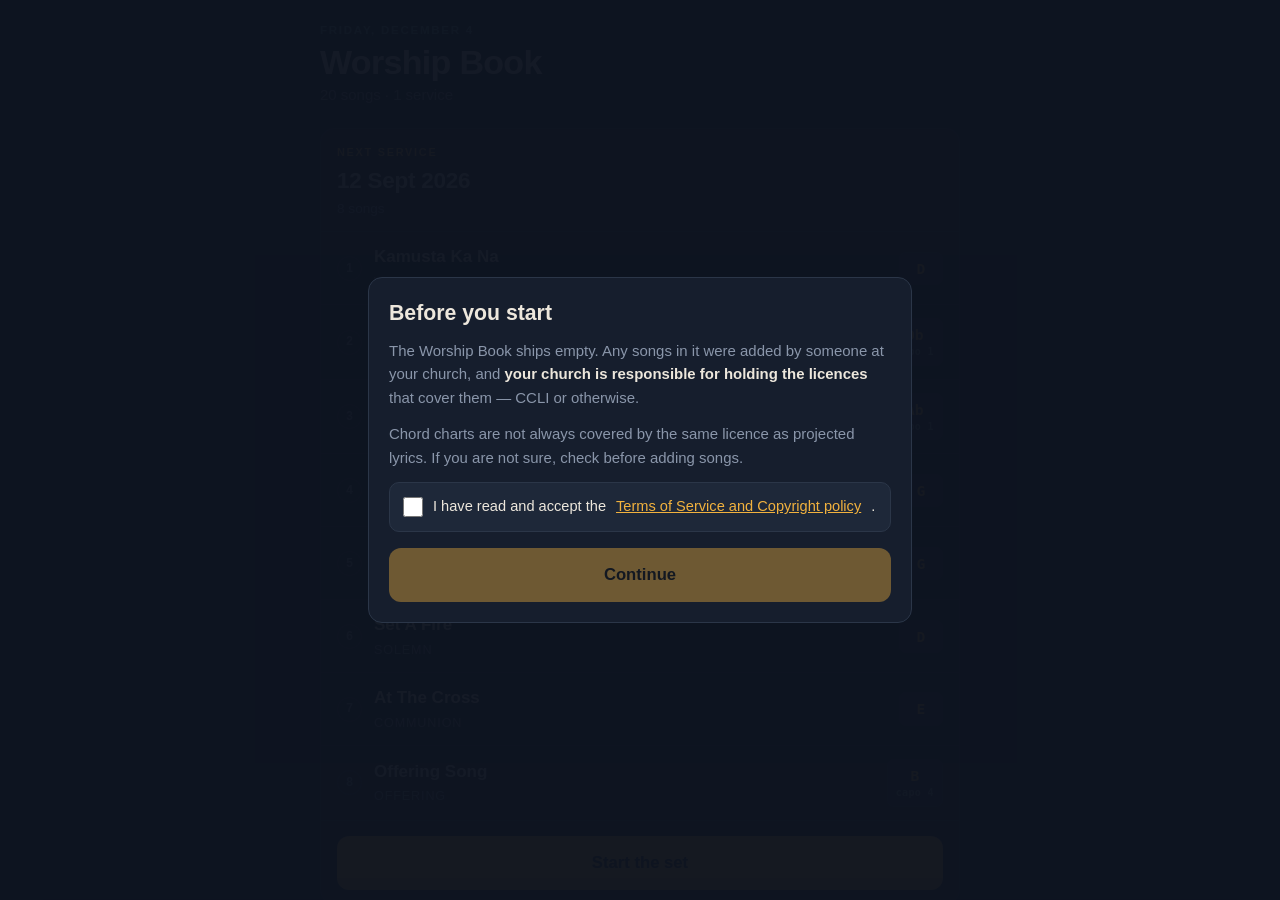
<file: songbook/index.html>
<!DOCTYPE html>
<html lang="en">
<head>
<meta charset="utf-8">
<meta name="viewport" content="width=device-width,initial-scale=1">
<title>Worship Book has moved</title>
<link rel="canonical" href="https://dxk9academy.github.io/worshipbook/">
<meta http-equiv="refresh" content="0; url=/worshipbook/">
<style>
html,body{margin:0;height:100%;background:#0E1420;color:#EDE7DC;
  font-family:-apple-system,BlinkMacSystemFont,"Segoe UI",Roboto,sans-serif;
  display:grid;place-items:center;text-align:center;padding:24px}
a{color:#F2B23E;font-weight:700}
p{max-width:24rem;line-height:1.5}
</style>
</head>
<body>
<div>
  <p>The Worship Book has moved.</p>
  <p><a href="/worshipbook/">Open it here</a> — and update your bookmark or home-screen shortcut.</p>
</div>
<script>location.replace("/worshipbook/");</script>
</body>
</html>
</file>
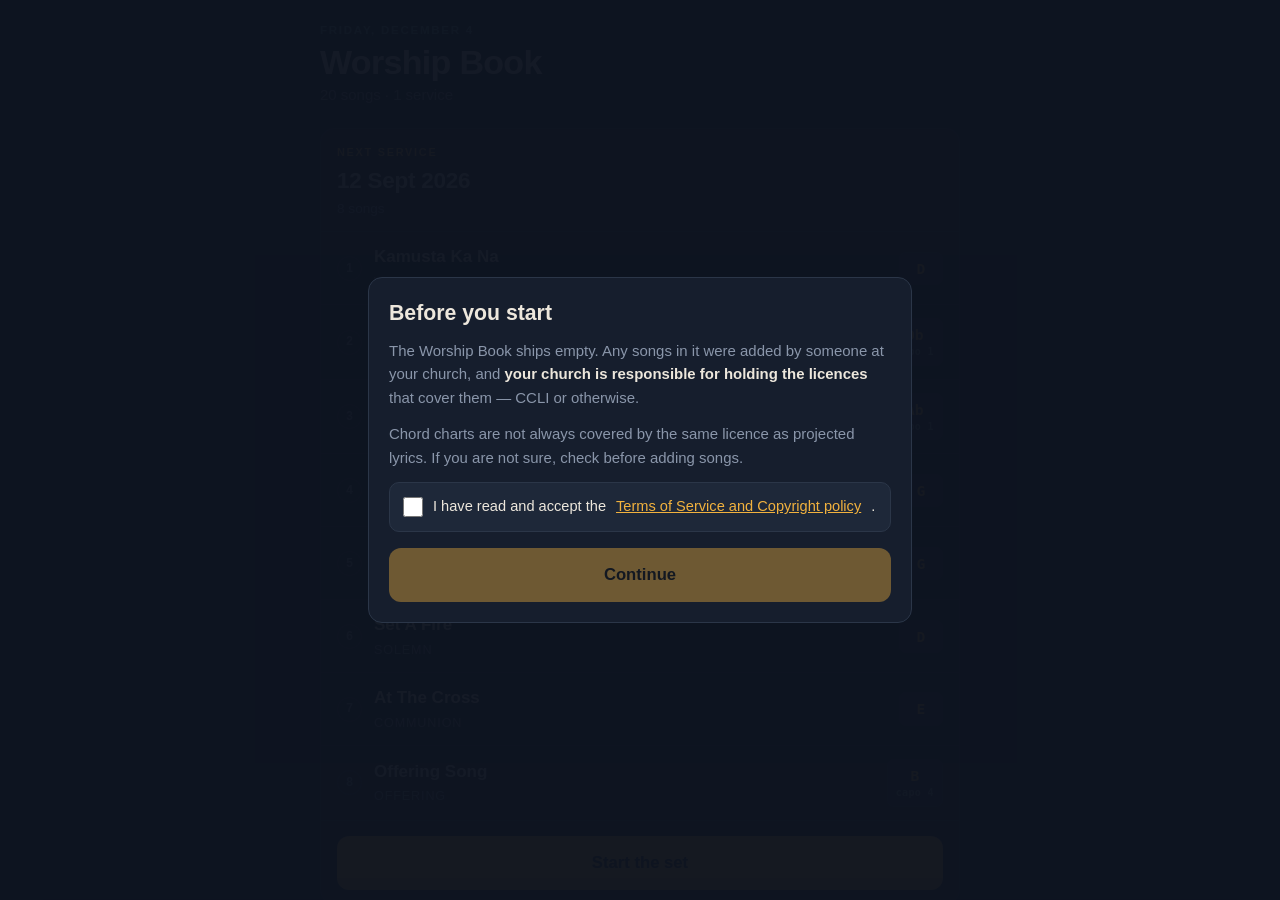
<file: worshipbook/index.html>
<!DOCTYPE html>
<html lang="en">
<head>
<meta charset="utf-8">
<meta name="viewport" content="width=device-width, initial-scale=1, viewport-fit=cover">
<title>Worship Book</title>
<meta name="theme-color" content="#0E1420">
<meta name="robots" content="noindex, nofollow">
<style>
:root{
  --ink:#0E1420;
  --panel:#161E2D;
  --panel-2:#1E2839;
  --line:#2B3648;
  --text:#EDE7DC;
  --muted:#8A96AA;
  --chord:#F2B23E;
  --section:#5FA8A0;
  --cue:#E06A5B;
  --fs:17px;
}
*{box-sizing:border-box;-webkit-tap-highlight-color:transparent}
html,body{margin:0;padding:0;background:var(--ink);color:var(--text)}
body{
  font-family:-apple-system,BlinkMacSystemFont,"Segoe UI",Roboto,"Helvetica Neue",Arial,sans-serif;
  font-size:var(--fs);
  line-height:1.45;
  padding-bottom:env(safe-area-inset-bottom);
  overscroll-behavior-y:contain;
}
button{font:inherit;color:inherit;background:none;border:none;cursor:pointer}

/* [hidden] is only an attribute selector, so a class rule with display
   beats it on source order. Say it explicitly or the bar never hides. */
/* the copyright line under every chart */
.attrib{
  max-width:900px;margin:0 auto;padding:14px 14px 26px;
  color:var(--muted);font-size:.7em;letter-spacing:.03em;line-height:1.6;
  border-top:1px solid var(--line)
}
body[data-home="1"] .attrib{display:none}

/* first-run consent */
.consent[hidden]{display:none}
.consent{
  position:fixed;inset:0;z-index:95;background:rgba(14,20,32,.97);
  display:grid;place-items:center;padding:20px;overflow-y:auto
}
.consent-card{
  background:var(--panel);border:1px solid var(--line);border-radius:14px;
  padding:20px;max-width:34rem;width:100%
}
.consent-card h2{margin:0 0 10px;font-size:1.25em}
.consent-card p{font-size:.88em;color:var(--muted);line-height:1.6;margin:0 0 12px}
.consent-card p b{color:var(--text)}
.agree{
  display:flex;gap:10px;align-items:flex-start;font-size:.86em;line-height:1.5;
  background:var(--panel-2);border:1px solid var(--line);border-radius:10px;
  padding:13px;margin:0 0 14px
}
.agree input{width:20px;height:20px;flex:0 0 20px;margin:1px 0 0;accent-color:var(--chord)}
.agree a{color:var(--chord)}
.bigbtn:disabled{opacity:.4}

.updatebar[hidden]{display:none}
.updatebar{
  position:fixed;left:0;right:0;top:0;z-index:90;display:flex;align-items:center;gap:10px;
  background:var(--section);color:#08201D;font-size:.82em;font-weight:700;
  padding:calc(9px + env(safe-area-inset-top)) 14px 9px
}
.updatebar button{
  margin-left:auto;background:#08201D;color:#EDE7DC;border-radius:8px;
  padding:7px 13px;font-weight:800;font-size:.95em
}

/* ============================================================
   HOME — what a musician wants in the first two seconds:
   which service is next, and which songs and keys are in it.
   ============================================================ */
.home{
  position:fixed;inset:0;z-index:45;background:var(--ink);
  overflow-y:auto;-webkit-overflow-scrolling:touch;display:none;
  padding:calc(22px + env(safe-area-inset-top)) 16px calc(28px + env(safe-area-inset-bottom))
}
body[data-home="1"] .home{display:block}
body[data-home="1"] .stickytop,
body[data-home="1"] .playbar,
body[data-home="1"] main{display:none}
.home-btn{
  width:38px;height:38px;flex:0 0 38px;border:1px solid var(--line);border-radius:9px;
  background:var(--panel);color:var(--text);font-size:19px;line-height:1;display:none;
  place-items:center
}
body:not([data-home="1"]) .home-btn{display:grid}
.home-in{max-width:640px;margin:0 auto}

.h-eyebrow{
  font-size:.68em;letter-spacing:.15em;text-transform:uppercase;
  color:var(--section);font-weight:700;margin:0 0 6px
}
.h-title{
  font-size:2em;line-height:1.05;font-weight:800;letter-spacing:-.02em;margin:0 0 4px
}
.h-sub{color:var(--muted);font-size:.88em;margin:0 0 22px}

.card{
  background:var(--panel);border:1px solid var(--line);border-radius:14px;
  overflow:hidden;margin-bottom:14px
}
.card-top{padding:16px 16px 13px;border-bottom:1px solid var(--line)}
.card-lbl{
  font-size:.64em;letter-spacing:.16em;text-transform:uppercase;
  color:var(--chord);font-weight:700;margin:0 0 7px
}
.card-name{font-size:1.32em;font-weight:800;letter-spacing:-.01em;margin:0;line-height:1.15}
.card-meta{color:var(--muted);font-size:.8em;margin:5px 0 0}

/* the set, in order — title and key, the two things worth knowing early */
.setrow{
  width:100%;display:flex;align-items:center;gap:12px;text-align:left;
  padding:13px 16px;border-bottom:1px solid var(--line);background:none
}
.setrow:last-child{border-bottom:0}
.setrow:active{background:var(--panel-2)}
.setrow .num{
  flex:0 0 25px;height:25px;border-radius:50%;display:grid;place-items:center;
  font-size:.7em;font-weight:800;color:var(--muted);
  border:1px solid var(--line);font-variant-numeric:tabular-nums
}
.setrow .who{min-width:0;flex:1}
.setrow .nm{display:block;font-weight:700;font-size:1em;white-space:nowrap;overflow:hidden;text-overflow:ellipsis}
.setrow .rl{display:block;color:var(--muted);font-size:.74em;letter-spacing:.07em;text-transform:uppercase;margin-top:3px}
.setrow .ky{
  flex:0 0 auto;font-family:ui-monospace,Menlo,Consolas,monospace;font-weight:800;
  font-size:.86em;color:var(--chord);border:1px solid var(--line);
  background:var(--panel-2);border-radius:7px;padding:5px 8px;text-align:center;min-width:44px
}
.setrow .ky small{display:block;font-size:.68em;color:var(--muted);font-weight:700;letter-spacing:.04em}

.bigbtn{
  width:100%;background:var(--chord);color:#101010;border:0;border-radius:12px;
  font-size:.98em;font-weight:800;padding:15px;margin:2px 0 0
}
.bigbtn:active{opacity:.85}
.card-foot{padding:13px 16px}

.tiles{display:grid;grid-template-columns:1fr 1fr;gap:10px;margin-bottom:14px}
.tile{
  background:var(--panel);border:1px solid var(--line);border-radius:12px;
  padding:14px;text-align:left
}
.tile:active{background:var(--panel-2)}
.tile .n{display:block;font-size:1.5em;font-weight:800;line-height:1;font-variant-numeric:tabular-nums}
.tile .l{display:block;color:var(--muted);font-size:.74em;letter-spacing:.1em;text-transform:uppercase;margin-top:6px}
.tile.wide{grid-column:1/-1;display:flex;align-items:center;gap:12px}
.tile.wide .n{font-size:1.05em;font-weight:700;white-space:nowrap;overflow:hidden;text-overflow:ellipsis}
.tile.wide>span:first-child{min-width:0}
.tile.wide .go{margin-left:auto;color:var(--muted);font-size:1.2em}

.h-empty{
  border:1px dashed var(--line);border-radius:12px;padding:20px 16px;
  color:var(--muted);font-size:.88em;line-height:1.55;margin-bottom:14px
}
.h-empty b{color:var(--text)}
.h-state{
  display:flex;align-items:center;gap:8px;color:var(--muted);
  font-size:.76em;padding:14px 2px 0;border-top:1px solid var(--line);margin-top:6px
}

/* ---------- top bar ---------- */
.stickytop{
  position:sticky;top:0;z-index:40;background:var(--ink);
  box-shadow:0 10px 18px -10px rgba(0,0,0,.85);
}
.bar{
  background:var(--ink);
  padding:10px 12px 10px 12px;
  padding-top:calc(10px + env(safe-area-inset-top));
}
.bar-row{display:flex;align-items:center;gap:10px}
.menu-btn{
  width:38px;height:38px;flex:0 0 38px;border:1px solid var(--line);border-radius:9px;
  display:grid;place-items:center;background:var(--panel)
}
.menu-btn span{display:block;width:16px;height:2px;background:var(--text);box-shadow:0 -5px 0 var(--text),0 5px 0 var(--text)}
.title-wrap{min-width:0;flex:1}
.song-title{
  font-size:1.05em;font-weight:700;letter-spacing:.01em;
  white-space:nowrap;overflow:hidden;text-overflow:ellipsis;margin:0
}
.song-meta{font-size:.72em;color:var(--muted);letter-spacing:.09em;text-transform:uppercase;margin-top:2px}
.song-meta b{color:var(--section);font-weight:600}

/* ---------- controls ---------- */
.ctrls{display:flex;gap:6px;margin-top:10px;flex-wrap:wrap}
.pill{
  border:1px solid var(--line);background:var(--panel);border-radius:999px;
  padding:6px 10px;font-size:.78em;color:var(--muted);
  display:inline-flex;align-items:center;gap:7px;white-space:nowrap
}
.pill b{color:var(--text);font-weight:600;font-variant-numeric:tabular-nums;min-width:1.6em;text-align:center}
.pill button{
  width:24px;height:24px;border-radius:6px;background:var(--panel-2);
  display:grid;place-items:center;font-size:15px;line-height:1;color:var(--text)
}
.pill button:active{background:var(--chord);color:#000}
.seg{display:flex;border:1px solid var(--line);border-radius:999px;overflow:hidden;background:var(--panel)}
.seg button{padding:6px 12px;font-size:.78em;color:var(--muted)}
.seg button[aria-pressed="true"]{background:var(--chord);color:#101010;font-weight:700}

/* ---------- signature: roadmap strip ---------- */
.roadmap{
  display:flex;gap:6px;overflow-x:auto;scrollbar-width:none;
  padding:9px 12px;background:var(--ink);
  border-top:1px solid var(--line);
  border-bottom:1px solid var(--line);
}
/* once you start playing, the controls fold away and only the map stays */
.ctrls{transition:max-height .18s ease,opacity .18s ease;max-height:140px;overflow:hidden}
body[data-compact="1"] .ctrls{max-height:0;opacity:0;margin-top:0}
body[data-compact="1"] .song-meta{display:none}
.roadmap::-webkit-scrollbar{display:none}
.chip{
  flex:0 0 auto;border:1px solid var(--line);border-radius:7px;
  padding:6px 10px;font-size:.74em;font-weight:700;letter-spacing:.06em;
  color:var(--muted);background:var(--panel);position:relative
}
.chip[data-live="1"]{border-color:var(--chord);color:var(--chord)}
.chip .rep{color:var(--cue);margin-left:4px}

/* ---------- song body ---------- */
/* enough tail room that the LAST section can still scroll up to the reading
   line — the play bar took some of what the old 60vh allowed for */
main{padding:4px 14px 88vh 14px;max-width:900px;margin:0 auto}
.sec{margin:18px 0 0}
.sec-label{
  font-size:.72em;letter-spacing:.14em;text-transform:uppercase;
  color:var(--section);font-weight:700;margin-bottom:5px;
  display:flex;align-items:baseline;gap:8px
}
.sec-label .rep{color:var(--cue);letter-spacing:.06em}
.line{margin:0 -6px 3px;padding:2px 6px;border-radius:6px;white-space:pre-wrap}
.line.chords-row{color:var(--chord);font-family:ui-monospace,"SF Mono",Menlo,Consolas,monospace;font-size:.9em;letter-spacing:.02em}
.pair{display:inline-flex;flex-direction:column;vertical-align:top}
.pair.nolyric{margin-right:.4em}
.pair .c{
  color:var(--chord);font-weight:700;font-size:.82em;line-height:1.25;
  font-family:ui-monospace,"SF Mono",Menlo,Consolas,monospace;
  white-space:pre;min-height:1.25em
}
.pair .l{white-space:pre}
/* Cues are live instructions — N.C., repeat 3x, straight into the next song.
   They already differ from chords by font, slant and position; the tag means
   nobody has to notice the colour at all. */
.cue{color:var(--cue);font-size:.85em;font-style:italic;margin:7px 0;line-height:1.5}
.cue-tag{
  display:inline-block;font-style:normal;font-weight:800;font-size:.72em;
  letter-spacing:.12em;border:1px solid var(--cue);border-radius:5px;
  padding:1px 5px;margin-right:7px;vertical-align:1px
}

/* chords-only mode */
body[data-view="chords"] .pair .l{display:none}
body[data-view="chords"] .pair{margin-right:.55em}
body[data-view="chords"] .sec{margin-top:14px}
body[data-view="lyrics"] .pair .c{display:none}
body[data-view="lyrics"] .line.chords-row{display:none}

/* ---------- setlist drawer ---------- */
.scrim{position:fixed;inset:0;background:rgba(0,0,0,.6);z-index:40;opacity:0;pointer-events:none;transition:opacity .18s}
.scrim[data-open="1"]{opacity:1;pointer-events:auto}
.drawer{
  position:fixed;top:0;left:0;bottom:0;width:min(84vw,340px);z-index:50;
  background:var(--panel);border-right:1px solid var(--line);
  transform:translateX(-101%);transition:transform .2s ease;
  display:flex;flex-direction:column
}
.drawer[data-open="1"]{transform:none}
.drawer h2{
  margin:0;padding:calc(16px + env(safe-area-inset-top)) 16px 12px;
  font-size:.75em;letter-spacing:.16em;text-transform:uppercase;color:var(--muted);font-weight:700
}
.list{overflow-y:auto;flex:1;padding-bottom:24px}
.item{display:block;width:100%;text-align:left;padding:11px 16px;border-bottom:1px solid var(--line)}
.item[aria-current="true"]{background:var(--panel-2);box-shadow:inset 3px 0 0 var(--chord)}
.item .n{font-weight:600;font-size:.95em}
.item .m{font-size:.72em;color:var(--muted);letter-spacing:.08em;text-transform:uppercase;margin-top:3px}
.drawer footer{padding:12px 16px;border-top:1px solid var(--line);font-size:.72em;color:var(--muted);line-height:1.5}
.drawer footer b{color:var(--text)}
.termslink{color:var(--section);font-weight:700;text-decoration:underline}
.linkbtn{
  display:inline;padding:0;margin-top:6px;background:none;border:0;
  color:var(--cue);font-size:1em;font-weight:700;text-decoration:underline
}

@media (prefers-reduced-motion:reduce){*{transition:none!important}}

/* ---------- editor ---------- */
.edit-open{
  display:block;width:100%;text-align:left;padding:12px 16px;
  color:var(--chord);font-weight:600;font-size:.9em;border-top:1px solid var(--line)
}
.editor{
  position:fixed;inset:0;z-index:60;background:var(--ink);display:none;
  flex-direction:column;padding-top:env(safe-area-inset-top);
  overflow-y:auto;overscroll-behavior:contain;-webkit-overflow-scrolling:touch
}
/* the top bar must stay reachable once the panel scrolls */
.editor>.ed-bar:first-child{position:sticky;top:0;z-index:2;background:var(--ink)}
.editor[data-open="1"]{display:flex}
.ed-bar{
  display:flex;align-items:center;gap:8px;padding:10px 12px;
  border-bottom:1px solid var(--line);flex-wrap:wrap
}
.ed-bar h2{margin:0;font-size:.8em;letter-spacing:.14em;text-transform:uppercase;color:var(--muted);flex:1}
.btn{
  border:1px solid var(--line);background:var(--panel);border-radius:8px;
  padding:7px 11px;font-size:.78em;font-weight:600;color:var(--text);white-space:nowrap
}
.btn.go{background:var(--chord);color:#101010;border-color:var(--chord)}
.btn.danger{border-color:var(--cue);color:var(--cue);margin-left:auto}
.btn:active{opacity:.7}
.ed-hint{padding:8px 12px;font-size:.74em;color:var(--muted);line-height:1.5;border-bottom:1px solid var(--line)}
.fields{display:grid;grid-template-columns:1fr 1fr;gap:8px;padding:12px;border-bottom:1px solid var(--line)}
.fields label{display:flex;flex-direction:column;gap:4px;font-size:.68em;letter-spacing:.12em;text-transform:uppercase;color:var(--muted);font-weight:700}
.fields .wide{grid-column:1 / -1}
.fields input{
  background:var(--panel);border:1px solid var(--line);border-radius:8px;
  color:var(--text);font:inherit;font-size:15px;padding:9px 10px;outline:none
}
.fields input:focus{border-color:var(--chord)}
.ed-body-label{padding:10px 12px 0;font-size:.68em;letter-spacing:.12em;text-transform:uppercase;color:var(--section);font-weight:700}
.mapbuild{padding:0 12px 12px;border-bottom:1px solid var(--line)}
.mapbuild .row{display:flex;gap:6px;flex-wrap:wrap;margin-bottom:8px}
.mchip{
  border:1px solid var(--section);border-radius:7px;background:var(--panel);
  color:var(--section);font-size:.76em;font-weight:700;padding:7px 11px
}
.mchip:active{background:var(--section);color:#101010}
.mapbuild .mini{border:1px solid var(--line);border-radius:7px;background:var(--panel-2);color:var(--muted);font-size:.76em;font-weight:700;padding:7px 11px}
.mapbuild .none{font-size:.74em;color:var(--muted)}
.ochip{
  border:1px solid var(--chord);border-radius:7px;background:var(--panel);
  color:var(--chord);font-size:.76em;font-weight:700;padding:7px 10px
}
.ochip[data-sel="1"]{background:var(--chord);color:#101010}
.mapbuild .lbl{font-size:.66em;letter-spacing:.12em;text-transform:uppercase;color:var(--muted);font-weight:700;margin:2px 0 6px}

/* ---------- edit chords on the chart ---------- */
.edit-toggle{
  width:38px;height:38px;flex:0 0 38px;border:1px solid var(--line);border-radius:9px;
  display:grid;place-items:center;background:var(--panel);font-size:16px
}
.edit-toggle[aria-pressed="true"]{background:var(--chord);color:#101010;border-color:var(--chord)}
body[data-edit="1"] .pair .c{
  border-bottom:1px dashed var(--chord);min-width:1.4em;text-align:center;cursor:pointer
}
body[data-edit="1"] .pair .c:empty::after{content:"+";color:var(--muted)}
body[data-edit="1"] .w{border-bottom:1px dotted var(--line);cursor:pointer}
body[data-edit="1"] .w:active{background:var(--panel-2)}
.parsed[hidden]{display:none}
.parsed{
  background:var(--panel-2);border:1px solid var(--section);border-radius:9px;
  padding:11px 13px;margin:0 0 10px;font-size:.78em;line-height:1.65;color:var(--muted)
}
.parsed b{color:var(--section)}
.parsed .check{color:var(--chord);font-weight:700}
.edit-note{
  background:var(--panel-2);border:1px solid var(--chord);border-radius:9px;
  padding:9px 12px;margin:10px 0 0;font-size:.8em;color:var(--text);display:none
}
body[data-edit="1"] .edit-note{display:block}

.sheet{
  position:fixed;left:0;right:0;bottom:0;z-index:65;background:var(--panel);
  border-top:1px solid var(--chord);border-radius:14px 14px 0 0;
  padding:14px 14px calc(16px + env(safe-area-inset-bottom));
  transform:translateY(105%);transition:transform .2s ease;
  max-height:76vh;overflow-y:auto;overscroll-behavior:contain;
  box-shadow:0 -14px 30px -12px rgba(0,0,0,.8)
}
body[data-edit="1"] main{padding-bottom:70vh}
.pair,.w,.c{touch-action:manipulation}
body[data-readonly="1"] #editToggle,
body[data-readonly="1"] #songEdit,
body[data-readonly="1"] #openEdit,
body[data-readonly="1"] #setNew,
body[data-readonly="1"] #setEdit,
body[data-readonly="1"] .addsongs{display:none}
.signin{
  width:100%;border:1px solid var(--line);border-radius:9px;background:var(--panel-2);
  color:var(--text);font-size:.78em;font-weight:700;padding:10px;margin-top:10px
}
.signin.on{border-color:var(--section);color:var(--section)}
.syncdot{
  display:inline-block;width:7px;height:7px;border-radius:50%;background:var(--muted);
  margin-right:6px;vertical-align:middle
}
.syncdot[data-s="ok"]{background:var(--section)}
.syncdot[data-s="off"]{background:var(--muted)}
.syncdot[data-s="bad"]{background:var(--cue)}
.sheet[data-open="1"]{transform:none}
.sheet h3.sub{margin-top:12px}
.sheet h3{margin:0 0 10px;font-size:.72em;letter-spacing:.14em;text-transform:uppercase;color:var(--muted)}
.sheet .row{display:flex;gap:6px;flex-wrap:wrap;margin-bottom:9px}
.sheet .row.act{position:sticky;bottom:0;margin-bottom:0;padding:9px 0 2px;background:var(--panel);border-top:1px solid var(--line)}
.k{
  border:1px solid var(--line);background:var(--panel-2);border-radius:8px;
  padding:9px 12px;font-size:.88em;font-weight:700;color:var(--text);min-width:40px
}
.k[data-sel="1"]{background:var(--chord);color:#101010;border-color:var(--chord)}
.sheet .preview{
  font-family:ui-monospace,Menlo,Consolas,monospace;color:var(--chord);
  font-weight:700;font-size:1.2em;margin:2px 0 10px
}
.editor textarea{
  flex:1;width:100%;border:none;outline:none;resize:none;
  background:var(--ink);color:var(--text);
  font-family:ui-monospace,"SF Mono",Menlo,Consolas,monospace;
  font-size:14px;line-height:1.5;padding:12px;
  -webkit-text-size-adjust:100%;
  min-height:45vh
}
.playbar{
  position:fixed;left:0;right:0;bottom:0;z-index:30;display:flex;gap:6px;
  padding:8px 10px calc(8px + env(safe-area-inset-bottom));
  background:rgba(14,20,32,.94);border-top:1px solid var(--line);
  backdrop-filter:blur(12px)
}
.pb{
  flex:1;min-height:46px;border:1px solid var(--line);border-radius:10px;
  background:var(--panel);font-size:.82em;font-weight:700;color:var(--text)
}
.pb.narrow{flex:.62;font-size:.9em}
.pb.wide{flex:1.5}

/* Go to — the leader has just called something that is not in the plan */
.jump[hidden]{display:none}
.jump{
  position:fixed;inset:0;z-index:66;background:rgba(14,20,32,.72);
  display:flex;align-items:flex-end
}
.jump-card{
  width:100%;background:var(--panel);border-top:1px solid var(--chord);
  border-radius:14px 14px 0 0;padding:14px 14px calc(16px + env(safe-area-inset-bottom));
  max-height:76vh;overflow-y:auto;overscroll-behavior:contain
}
.jump-top{display:flex;align-items:center;gap:10px;margin-bottom:4px}
.jump-top h3{
  margin:0;font-size:.72em;letter-spacing:.14em;text-transform:uppercase;color:var(--muted)
}
.jump-top .btn{margin-left:auto}
.jump-hint{color:var(--muted);font-size:.76em;margin:0 0 12px;line-height:1.5}
.jump-list{display:grid;gap:7px}
.jrow{
  display:flex;align-items:center;gap:11px;text-align:left;width:100%;
  border:1px solid var(--line);border-radius:11px;background:var(--panel-2);
  padding:14px 13px;min-height:52px
}
.jrow:active{background:var(--chord);color:#101010}
/* Deliberately NOT a full-screen sheet. You tap along WHILE reading the words,
   so the panel sits above the play bar and leaves the song visible. */
.pacepanel[hidden]{display:none}
.pacepanel{
  position:fixed;left:0;right:0;z-index:60;
  bottom:calc(63px + env(safe-area-inset-bottom));   /* clears the play bar */
  background:var(--panel);border-top:1px solid var(--chord);
  padding:10px 12px 12px;display:flex;flex-direction:column;gap:8px
}
.pace-top{display:flex;align-items:center;gap:10px}
.pace-top h3{
  margin:0;font-size:.72em;letter-spacing:.14em;text-transform:uppercase;color:var(--muted)
}
.pace-top .btn{margin-left:auto}
.pace-read{font-size:.95em;color:var(--chord);font-weight:700}
.tappad{
  width:100%;min-height:74px;border-radius:12px;border:1px solid var(--chord);
  background:var(--panel-2);color:var(--chord);font:inherit;font-weight:700;
  font-size:1.15em;letter-spacing:.18em;touch-action:manipulation
}
.tappad:active{background:var(--chord);color:#101010}
.pace-row{display:flex;gap:8px}
.pace-row .btn{flex:1;min-height:44px}
#paceSave{min-height:44px}          /* a thumb, in a dark room, mid-song */
/* ---------- drums ---------- */
.pill.tap{cursor:pointer}
/* A kit needs room: nine voices and a stave do not fit in a strip above the
   play bar, so Drums is its own screen, like Home. */
.drumview[hidden]{display:none}
.drumview{
  position:fixed;inset:0;z-index:70;background:var(--ink);
  display:flex;flex-direction:column
}
.dv-top{
  display:flex;align-items:center;gap:10px;padding:10px 12px;
  border-bottom:1px solid var(--line);background:var(--panel)
}
.dv-title{font-weight:700;overflow:hidden;text-overflow:ellipsis;white-space:nowrap}
.dv-top .pace-read{margin-left:auto}
.dv-scroll{flex:1;overflow-y:auto;padding:12px 0 4px}
.dv-foot{
  padding:10px 12px calc(10px + env(safe-area-inset-bottom));
  border-top:1px solid var(--line);background:var(--panel);
  display:flex;flex-direction:column;gap:8px
}
.dv-staffwrap{overflow-x:auto;-webkit-overflow-scrolling:touch;padding:0 10px 12px}
.dchart{display:grid;gap:8px;padding:0 12px}
.dblock{
  display:flex;align-items:center;gap:11px;width:100%;text-align:left;
  border:1px solid var(--line);border-radius:11px;background:var(--panel);
  padding:12px 13px;min-height:56px;color:var(--text)
}
.dblock.now{border-color:var(--chord);background:var(--panel-2)}
.dblock .dn{
  min-width:22px;font-size:.78em;font-weight:700;color:var(--muted);
  font-variant-numeric:tabular-nums
}
.dblock.now .dn{color:var(--chord)}
.dblock{flex-direction:column;align-items:stretch;gap:8px}
.dhead{display:flex;align-items:center;gap:11px}
.dstave{display:block;overflow-x:auto;-webkit-overflow-scrolling:touch}
.dv-staff.mini{border-radius:8px}
.dpresets{display:flex;flex-wrap:wrap;gap:7px;padding:0 12px 12px}
.dpreset{
  border:1px solid var(--line);border-radius:999px;background:var(--panel-2);
  color:var(--text);font:inherit;font-size:.76em;font-weight:700;
  padding:9px 13px;min-height:38px
}
.dpreset:active{background:var(--chord);color:#101010}
.dmix{display:flex;gap:7px;flex-wrap:wrap}
.dmix button{
  flex:1;min-width:74px;min-height:40px;border-radius:999px;font:inherit;
  font-size:.76em;font-weight:700;border:1px solid var(--line);
  background:var(--panel-2);color:var(--muted)
}
.dmix button[data-on="1"]{border-color:var(--chord);color:var(--chord)}
.dchords{
  font-size:.74em;color:var(--section);font-weight:700;letter-spacing:.03em;
  margin-top:2px;overflow:hidden;text-overflow:ellipsis;white-space:nowrap
}
.dblock .dname{font-weight:700;flex:1;overflow:hidden;text-overflow:ellipsis;white-space:nowrap}
.dblock .dgroove{font-size:.72em;color:var(--muted);letter-spacing:.04em}
.dblock .dbar{
  font-size:.72em;color:var(--muted);white-space:nowrap;
  font-variant-numeric:tabular-nums
}
.dblock.now .dbar{color:var(--chord);font-weight:700}
.dv-editbar{display:flex;align-items:center;gap:10px;padding:0 12px 10px}
.dv-editname{font-weight:700;flex:1;overflow:hidden;text-overflow:ellipsis;white-space:nowrap}
.dbars{font-size:.72em;color:var(--muted);display:flex;align-items:center;gap:6px}
.dbars input{
  width:52px;min-height:38px;text-align:center;font:inherit;font-weight:700;
  border:1px solid var(--line);border-radius:9px;background:var(--panel-2);color:var(--text)
}
.dv-staff{background:#F7F4EC;border-radius:10px;display:block}
.dv-staff .sl{stroke:#20252E;stroke-width:1}
.dv-staff .clef{fill:#20252E}
.dv-staff .sbeat{stroke:#C9C2B2;stroke-width:1}
.dv-staff .stem{stroke:#20252E;stroke-width:1.6}
.dv-staff .beam{fill:#20252E}
.dv-staff .nh{fill:#20252E}
.dv-staff .nx{stroke:#20252E;stroke-width:1.9;fill:none}
.dv-staff .nopen{fill:none;stroke:#20252E;stroke-width:1.4}
.dv-staff .nacc{fill:#20252E;font:700 13px serif;text-anchor:middle}
.dv-staff .ngh{fill:#20252E;font:400 13px serif}
.dv-staff .snow{fill:rgba(95,168,160,.28)}
.drumwrap{overflow-x:auto;overscroll-behavior-x:contain;-webkit-overflow-scrolling:touch}
.drumgrid{
  display:grid;grid-template-columns:72px repeat(var(--n,16),27px);
  gap:3px;align-items:center;width:max-content;padding-bottom:2px
}
/* the labels stay put while the bar scrolls sideways — a row of cells with no
   name on it is unreadable */
.dlab{
  position:sticky;left:0;z-index:1;background:var(--ink);
  font-size:.66em;font-weight:700;letter-spacing:.04em;text-transform:uppercase;
  color:var(--muted);white-space:nowrap;padding:6px 6px 6px 10px
}
.dcell{
  width:27px;height:27px;border-radius:7px;padding:0;font:inherit;font-size:.8em;
  border:1px solid var(--line);background:var(--panel-2);color:var(--muted);
  display:flex;align-items:center;justify-content:center;touch-action:manipulation
}
.dcell.beat1{border-color:#3B4658}                 /* the downbeat of each beat */
.dcell[data-on="1"]{background:var(--text);color:var(--ink);border-color:var(--text)}
.dcell[data-acc="1"]{background:var(--chord);color:#101010;border-color:var(--chord)}
.dcell.now{outline:2px solid var(--section);outline-offset:1px}
#drumSave{min-height:44px}
#drumSlower,#drumFaster{flex:.5}
.pace-hint{margin:0;color:var(--muted);font-size:.74em;line-height:1.45}
/* On a short phone the words matter more than the instructions do. Scoped to
   the pace strip: the drum view is full screen and has room for a proper
   44px target, so shrinking its transport too just made it hard to hit. */
@media (max-height:680px){
  .pacepanel{gap:6px;padding:8px 10px 10px}
  .tappad{min-height:54px;font-size:1em}
  .pacepanel .pace-row .btn{min-height:40px}
  .pacepanel .pace-hint{display:none}
}
.jrow .jn{font-weight:800;font-size:1em;flex:1;min-width:0}
.jrow .jt{
  font-family:ui-monospace,Menlo,Consolas,monospace;font-size:.68em;font-weight:700;
  letter-spacing:.08em;text-transform:uppercase;color:var(--muted);
  border:1px solid var(--line);border-radius:6px;padding:4px 7px
}
.jrow[data-here="1"]{border-color:var(--section)}
.jrow[data-here="1"] .jt{color:var(--section);border-color:var(--section)}
.pb.go{background:var(--chord);color:#101010;border-color:var(--chord)}
.pb:active{opacity:.75}
/* a pace that was measured, rather than guessed, says so */
.pb.on{border-color:var(--chord);color:var(--chord)}
.pb.col{display:flex;flex-direction:column;justify-content:center;gap:0;line-height:1.15}
.pb-t{font-size:.8em}
.pb-v{font-size:.72em;color:var(--muted);font-weight:600}
.pb.on .pb-v{color:var(--chord)}
body[data-edit="1"] .playbar,body[data-readonly="1"] .playbar{display:flex}
/* must come AFTER the rule above: that one re-shows the bar for a read-only
   viewer at equal specificity, and would win on source order */
body[data-drums="1"] .playbar{display:none}
/* the line being sung — must read from arm's length in a dim room */
.line.active{
  background:rgba(95,168,160,.22);
  box-shadow:inset 4px 0 var(--section),0 0 0 1px rgba(95,168,160,.45);
  border-radius:6px
}
.line.active .c{color:#FFD79A}
/* karaoke fill: the words already sung are bright, the rest stay readable */
.line.active .l{color:#EDE7DC}
.line.active .wd{opacity:.5;transition:opacity .1s linear,color .1s linear}
.line.active .wd.sung{opacity:1;color:#FFF6E2}
.setbar{display:flex;gap:6px;margin-bottom:8px}
.setbar select{
  flex:1;min-width:0;background:var(--panel);border:1px solid var(--line);border-radius:9px;
  color:var(--text);font:inherit;font-size:15px;padding:10px 9px;outline:none
}
.mini2{
  width:42px;border:1px solid var(--line);border-radius:9px;background:var(--panel);
  color:var(--text);font-size:15px;font-weight:700
}
.addsongs{
  width:100%;border:1px dashed var(--section);border-radius:9px;background:none;
  color:var(--section);font-size:.78em;font-weight:700;padding:9px;margin-bottom:9px;display:none
}
body[data-setmode="set"] .addsongs{display:block}
.addsongs[data-on="1"]{border-style:solid;background:var(--section);color:#101010}
.item .pick{
  float:right;border:1px solid var(--line);border-radius:7px;background:var(--panel-2);
  color:var(--text);font-size:.9em;font-weight:700;width:30px;height:30px;margin-left:8px
}
.find{
  width:100%;background:var(--panel);border:1px solid var(--line);border-radius:9px;
  color:var(--text);font:inherit;font-size:15px;padding:10px 11px;outline:none;margin-bottom:10px
}
.find:focus{border-color:var(--chord)}
.fold{margin:2px 0 8px}
.fold-head{
  width:100%;display:flex;align-items:center;gap:8px;padding:8px 4px;text-align:left;
  font-size:.68em;letter-spacing:.13em;text-transform:uppercase;color:var(--chord);font-weight:700
}
.fold-head .cnt{margin-left:auto;color:var(--muted);letter-spacing:.06em}
.fold-head .chev{transition:transform .16s}
.fold[data-open="0"] .chev{transform:rotate(-90deg)}
.fold[data-open="0"] .fold-body{display:none}
.nores{font-size:.8em;color:var(--muted);padding:10px 4px}
.toast{
  position:fixed;left:50%;bottom:86px;transform:translateX(-50%);
  background:var(--chord);color:#101010;font-weight:700;font-size:.82em;
  padding:9px 16px;border-radius:999px;z-index:70;opacity:0;pointer-events:none;
  transition:opacity .2s
}
.toast[data-show="1"]{opacity:1}
</style>
</head>
<body data-view="full">

<div class="scrim" id="scrim"></div>
<nav class="drawer" id="drawer" aria-label="Set list">
  <h2>Set list</h2>
  <div class="setbar">
    <select id="setPick" aria-label="Choose a service"></select>
    <button class="mini2" id="setNew" title="New service">＋</button>
    <button class="mini2" id="setEdit" title="Rename or delete this service">⋯</button>
  </div>
  <button class="addsongs" id="setAdd">＋ Add songs to this service</button>
  <input class="find" id="find" placeholder="Search songs" aria-label="Search songs">
  <div class="list" id="list"></div>
  <button class="edit-open" id="openEdit">＋ Add or edit a song</button>
  <button class="signin" id="signBtn">Sign in as admin</button>
  <button class="signin" id="ccliBtn">Church settings</button>
  <footer>Edits live on your phone until you download the file and upload it to GitHub. That upload is what everyone else sees.</footer>
</nav>

<div class="editor" id="editor">
  <div class="ed-bar">
    <h2>Song editor</h2>
    <button class="btn" id="edClose">Close</button>
  </div>
  <div class="ed-bar">
    <button class="btn" id="edTemplate">Start blank</button>
    <button class="btn" id="edLoad">Load current</button>
    <button class="btn go" id="edSave">Save to book</button>
    <button class="btn go" id="edDownload">Download backup</button>
    <button class="btn danger" id="edDelete">Delete song</button>
  </div>
  <div class="fields">
    <label class="wide">Song title<input id="fTitle" placeholder="Never Once"></label>
    <label>Role<input id="fRole" placeholder="Solemn"></label>
    <label class="wide">Author / publisher<input id="fAuthor" placeholder="Who wrote it — for the copyright line"></label>
    <label>Key<input id="fKey" placeholder="G"></label>
    <label>Capo<input id="fCapo" placeholder="0" inputmode="numeric"></label>
    <label>Tempo<input id="fTempo" placeholder="72" inputmode="numeric"></label>
    <label>Add to service<select id="fSet"></select></label>
    <label class="wide">Playing order<input id="fMap" placeholder="Tap the buttons below"></label>
    <input type="hidden" id="fPace">
    <input type="hidden" id="fBeat">
  </div>
  <div class="mapbuild">
    <p class="lbl">Tap a section to add it</p>
    <div class="row" id="mapChips"><span class="none">Paste or type the song first — the sections will appear here to tap.</span></div>
    <p class="lbl">Playing order — tap one to select, then use the buttons</p>
    <div class="row" id="orderRow"></div>
    <div class="row">
      <button class="mini" id="mapX2">×2</button>
      <button class="mini" id="mapX1">×1</button>
      <button class="mini" id="mapLeft">← Move</button>
      <button class="mini" id="mapRight">Move →</button>
      <button class="mini" id="mapDel">Delete</button>
      <button class="mini" id="mapClear">Clear all</button>
    </div>
  </div>
  <p class="parsed" id="parsed" hidden></p>
  <p class="ed-body-label">Words and chords — paste anything, it converts itself</p>
  <textarea id="edText" spellcheck="false" placeholder="Paste a chart straight from your old file or a tab site.&#10;&#10;Or type it plainly:&#10;&#10;Verse 1&#10;      G            D&#10;Standing on this mountaintop"></textarea>
</div>

<div class="playbar" id="playbar">
  <button class="pb narrow" id="pbPrev" aria-label="Previous section">‹</button>
  <button class="pb go wide" id="pbPlay" aria-label="Start auto-scroll">▶ Play</button>
  <button class="pb narrow" id="pbNext" aria-label="Next section">›</button>
  <button class="pb" id="pbJump" aria-label="Jump to a section">Jump</button>
  <button class="pb narrow col" id="pbSpeed" aria-label="Pace — tap along with the song">
    <span class="pb-t">Pace</span><span class="pb-v" id="pbSpeedVal">3.4s</span>
  </button>
</div>

<div class="jump" id="jump" hidden>
  <div class="jump-card">
    <div class="jump-top">
      <h3>Go to</h3>
      <button class="btn" id="jumpClose">Close</button>
    </div>
    <p class="jump-hint">Sings from there now. The written arrangement is not changed.</p>
    <div class="jump-list" id="jumpList"></div>
  </div>
</div>

<div class="pacepanel" id="pace" hidden>
  <div class="pace-top">
    <h3>Pace</h3>
    <span class="pace-read" id="paceRead">—</span>
    <button class="btn" id="paceClose">Close</button>
  </div>
  <button class="tappad" id="paceTap">TAP IN TIME</button>
  <div class="pace-row">
    <button class="btn" id="paceSlower">Slower</button>
    <button class="btn" id="paceFaster">Faster</button>
    <button class="btn" id="paceReset">Reset</button>
  </div>
  <button class="btn go wide" id="paceSave" hidden>Save for everyone</button>
  <p class="pace-hint" id="paceNote">Tap once per line as it is sung — three is enough.</p>
</div>

<div class="drumview" id="drums" hidden>
  <div class="dv-top">
    <button class="btn" id="drumClose">&#8249; Back</button>
    <span class="dv-title" id="drumTitle">—</span>
    <span class="pace-read" id="drumRead">—</span>
  </div>
  <div class="dv-scroll">
    <div id="dvChart"><div class="dchart" id="drumChart"></div></div>
    <div id="dvEdit" hidden>
      <div class="dv-editbar">
        <button class="btn" id="drumBack">&#8249; Chart</button>
        <span class="dv-editname" id="drumEditName">—</span>
        <label class="dbars">Bars<input id="drumBars" inputmode="numeric" value="4"></label>
      </div>
      <div class="dpresets" id="drumPresets"></div>
      <div class="dv-staffwrap"><svg id="drumStaff" class="dv-staff"></svg></div>
      <div class="drumwrap"><div class="drumgrid" id="drumGrid"></div></div>
    </div>
  </div>
  <div class="dv-foot">
    <div class="pace-row">
      <button class="btn go" id="drumPlay">&#9654; Play chart</button>
      <button class="btn" id="drumSlower" aria-label="Slower">&#8211;</button>
      <button class="btn" id="drumFaster" aria-label="Faster">+</button>
      <button class="btn" id="drumDiv">16ths</button>
    </div>
    <div class="dmix" id="drumMix"></div>
    <button class="btn go wide" id="drumSave" hidden>Save for everyone</button>
    <p class="pace-hint" id="drumNote"></p>
  </div>
</div>

<div class="consent" id="consent" hidden>
  <div class="consent-card">
    <h2>Before you start</h2>
    <p>The Worship Book ships empty. Any songs in it were added by someone at your church,
       and <b>your church is responsible for holding the licences</b> that cover them —
       CCLI or otherwise.</p>
    <p>Chord charts are not always covered by the same licence as projected lyrics. If you
       are not sure, check before adding songs.</p>
    <label class="agree"><input type="checkbox" id="agreeBox">
      I have read and accept the <a href="terms.html" target="_blank" rel="noopener">Terms of Service and Copyright policy</a>.</label>
    <button class="bigbtn" id="agreeGo" disabled>Continue</button>
  </div>
</div>

<div class="updatebar" id="updatebar" hidden>
  <span>A newer version is ready.</span>
  <button id="updateNow">Update</button>
</div>

<div class="home" id="home"></div>

<div class="toast" id="toast"></div>

<div class="sheet" id="sheet">
  <h3>Set the chord</h3>
  <div class="preview" id="pkPrev">—</div>
  <div class="row" id="pkRoot"></div>
  <div class="row" id="pkAcc"></div>
  <div class="row" id="pkQual"></div>
  <h3 class="sub">Bass note (for slash chords)</h3>
  <div class="row" id="pkBass"></div>
  <div class="row" id="pkBassAcc"></div>
  <div class="row act">
    <button class="btn go" id="pkApply">Apply</button>
    <button class="btn" id="pkRemove">Remove chord</button>
    <button class="btn" id="pkCancel">Cancel</button>
  </div>
</div>

<div class="stickytop">
<header class="bar">
  <div class="bar-row">
    <button class="menu-btn" id="menu" aria-label="Open set list"><span></span></button>
    <button class="home-btn" id="homeBtn" aria-label="Back to home">◂</button>
    <div class="title-wrap">
      <p class="song-title" id="title">—</p>
      <div class="song-meta" id="meta"></div>
    </div>
    <button class="edit-toggle" id="editToggle" aria-pressed="false" aria-label="Edit chords" title="Tap chords to change them">✎</button>
    <button class="edit-toggle" id="songEdit" aria-label="Edit this song's words and chords" title="Edit this song">✏︎</button>
  </div>
  <div class="ctrls">
    <div class="pill">Key <button id="down" aria-label="Transpose down">–</button><b id="keyOut">—</b><button id="up" aria-label="Transpose up">+</button></div>
    <div class="pill">Capo <button id="capoDown" aria-label="Capo down">–</button><b id="capoOut">0</b><button id="capoUp" aria-label="Capo up">+</button></div>
    <div class="pill">Size <button id="fsDown" aria-label="Smaller text">–</button><button id="fsUp" aria-label="Larger text">+</button></div>
    <div class="seg" role="group" aria-label="View">
      <button data-view="full" aria-pressed="true">Full</button>
      <button data-view="chords" aria-pressed="false">Chords</button>
      <button data-view="lyrics" aria-pressed="false">Lyrics</button>
    </div>
    <button class="pill tap" id="drumsBtn" aria-label="Drum pattern for this song">Drums</button>
  </div>
</header>

<div class="roadmap" id="roadmap"></div>
</div>
<main id="song"></main>
<p class="attrib" id="attrib"></p>

<script>
/* ============================================================
   Chord engine — parse, transpose, capo. No libraries, no CDN.
   ============================================================ */
const SHARP=["A","A#","B","C","C#","D","D#","E","F","F#","G","G#"];
const FLAT =["A","Bb","B","C","Db","D","Eb","E","F","Gb","G","Ab"];
const FLATKEYS=new Set(["F","Bb","Eb","Ab","Db","Gb","Dm","Gm","Cm","Fm","Bbm","Ebm"]);
/* A# and Bb are the same note and musicians write the flat, but the stored key
   also decides how every chord is SPELLED — naming Thanks And Praise "Bb" spelt
   the bass of its D chord as Gb, which no one writes. So the sharp name is kept
   for the maths and the conventional name is used when a person reads it. */
const PRETTY={"A#":"Bb","D#":"Eb","G#":"Ab","C#":"Db"};
function prettyKey(k){
  if(!k)return k;
  const min=/m$/.test(k), b=k.replace(/m$/,"");
  return (PRETTY[b]||b)+(min?"m":"");
}
const RE=/^([A-G])([#b]?)(.*)$/;

function idx(root,acc){
  let base=SHARP.indexOf(root);
  if(acc==="#")base=(base+1)%12;
  if(acc==="b")base=(base+11)%12;
  return base;
}
function shift(tok,n,useFlat){
  const m=tok.match(RE);
  if(!m)return tok;
  const[,root,acc,rest]=m;
  const name=(useFlat?FLAT:SHARP)[(idx(root,acc)+n+120)%12];
  // handle slash bass
  const slash=rest.indexOf("/");
  if(slash>-1){
    const tail=rest.slice(slash+1), head=rest.slice(0,slash);
    return name+head+"/"+shift(tail,n,useFlat);
  }
  return name+rest;
}
function transposeChord(tok,n,key){
  if(n===0)return tok;
  return shift(tok,n,FLATKEYS.has(key));
}

/* ---------- ChordPro-ish parser ---------- */
function parseSong(src){
  const song={meta:{},sections:[]};
  let cur=null;
  src.split("\n").forEach(raw=>{
    const line=raw.replace(/\s+$/,"");
    const d=line.match(/^\{(\w+):\s*(.*)\}\s*$/);
    if(d){
      const k=d[1].toLowerCase(), v=d[2].trim();
      if(k==="section"){
        cur={label:v,lines:[]};song.sections.push(cur);
      }else if(k==="cue"){
        if(cur)cur.lines.push({type:"cue",text:v});
      }else if((k==="beat"||k==="bars"||k==="prog")&&cur){
        cur[k]=v;              /* a verse and a chorus are not the same groove */
      }else song.meta[k]=v;
      return;
    }
    if(!line.trim()){if(cur)cur.lines.push({type:"gap"});return;}
    /* a plain section name on its own line, no braces needed */
    const bare=line.trim().match(/^(intro|verse\s*\d*|pre[- ]?chorus|chorus(?:\s*\([^)]*\))?|bridge|interlude|instrumental|instrument|mid[- ]?section|post[- ]?chorus|channel|tag|refrain|outro|ending|end)\s*:?\s*$/i);
    if(bare){cur={label:line.trim().replace(/:$/,""),lines:[]};song.sections.push(cur);return;}
    /* [Chorus] style header pasted from a tab site */
    const br=line.trim().match(/^\[([^\]]+)\]$/);
    if(br&&!/^[A-G][#b]?(\s|$|m|maj|min|sus|dim|aug|add|\d|\/)/.test(br[1])){
      cur={label:br[1],lines:[]};song.sections.push(cur);return;
    }
    if(!cur){cur={label:"",lines:[]};song.sections.push(cur);}
    // a bar/chord-only row: contains | or is only bracketed chords
    if(/^[|\s]*\|/.test(line)||/^(\s*\[[^\]]+\]\s*)+$/.test(line)){
      cur.lines.push({type:"row",text:line.replace(/[\[\]]/g,"")});
      return;
    }
    cur.lines.push({type:"pairs",text:line});
  });
  return song;
}

/* split "[C]Thank you [G]God" into chord/lyric pairs */
function toPairs(text){
  const out=[];const re=/\[([^\]]+)\]/g;let last=0,m;
  while((m=re.exec(text))!==null){
    if(m.index>last)out.push({c:"",l:text.slice(last,m.index)});
    out.push({c:m[1],l:""});
    last=re.lastIndex;
  }
  if(last<text.length){
    if(out.length&&out[out.length-1].l==="")out[out.length-1].l=text.slice(last);
    else out.push({c:"",l:text.slice(last)});
  }
  // merge a chord with the text that follows it
  const merged=[];
  for(let i=0;i<out.length;i++){
    if(out[i].c&&!out[i].l&&out[i+1]&&!out[i+1].c){merged.push({c:out[i].c,l:out[i+1].l});i++;}
    else merged.push(out[i]);
  }
  return merged;
}

/* ============================================================
   Render
   ============================================================ */
/* ============================================================
   WHO CAN EDIT
   true  = everyone opening the link sees the editing tools
   false = read-only for everyone, except a link ending in #edit
   ============================================================ */
const ALLOW_EDIT = true;

let state={i:0,steps:0,capo:0,fs:17,step:0,pos:-1};
let jumping=false,jumpTimer=null,keepScroll=false;

function currentSong(){return parseSong(SONGS[state.i]);}

/* The arrangement is a list of PERFORMANCE STEPS. A section lives in the body
   once, but the map may play it several times; step 6 and step 2 can both be
   the Chorus and still be different places in the service. Everything that
   navigates works on step indexes, never on section names. */
function mapSteps(s){
  return (s.meta.map||"").split("-").map(x=>x.trim()).filter(Boolean).map(tok=>{
    const rep=tok.match(/x(\d+)$/i);
    const label=tok.replace(/\s*x\d+$/i,"");
    return {label,rep:rep?rep[1]:null,short:label.toLowerCase().replace(/\s+/g,"")};
  });
}
function sectionForStep(i){
  const st=mapSteps(currentSong())[i];
  if(!st)return null;
  return [...document.querySelectorAll(".sec")].find(el=>el.dataset.short===st.short)||null;
}
function scrollToStep(i,smooth){
  const t=sectionForStep(i); if(!t)return;
  const off=document.querySelector(".stickytop").getBoundingClientRect().height;
  jumping=true;
  window.scrollTo({top:t.getBoundingClientRect().top+window.scrollY-off-6,behavior:smooth?"smooth":"auto"});
  clearTimeout(jumpTimer);
  jumpTimer=setTimeout(()=>{jumping=false;},650);
}
function goStep(i){
  const steps=mapSteps(currentSong());
  if(!steps.length)return;
  state.step=Math.max(0,Math.min(steps.length-1,i));
  paintSteps();
  /* Jumping to a section must move the SINGING there too. Scrolling alone left
     the sung line where it was, and keepInBand promptly dragged the page back. */
  const at=PLAY.findIndex(x=>x.step===state.step);
  if(at>=0){state.pos=at;paintActive();return;}
  scrollToStep(state.step,true);
}
/* highlight exactly ONE chip: the current step */
function paintSteps(){
  const rm=document.getElementById("roadmap");
  const kids=[...rm.children];
  kids.forEach((c,i)=>c.dataset.live=i===state.step?"1":"0");
  const cur=kids[state.step];
  if(cur){
    const l=cur.offsetLeft,r=l+cur.offsetWidth;
    if(l<rm.scrollLeft+12)rm.scrollLeft=l-12;
    else if(r>rm.scrollLeft+rm.clientWidth-12)rm.scrollLeft=r-rm.clientWidth+12;
  }
}

function render(){
  const s=currentSong();
  const baseKey=s.meta.key||"C";
  const n=state.steps-state.capo;
  const shown=transposeChord(baseKey.replace(/m$/,""),n,baseKey)+(/m$/.test(baseKey)?"m":"");
  const sounding=transposeChord(baseKey.replace(/m$/,""),state.steps,baseKey)+(/m$/.test(baseKey)?"m":"");

  document.getElementById("title").textContent=s.meta.title||"Untitled";
  document.getElementById("meta").innerHTML=
    (s.meta.role?"<b>"+s.meta.role+"</b> · ":"")+
    "sounds in "+prettyKey(sounding)+(state.capo?" · play "+prettyKey(shown)+" shapes":"")+
    (s.meta.tempo?" · "+s.meta.tempo+" bpm":"");
  document.getElementById("keyOut").textContent=shown;
  document.getElementById("capoOut").textContent=state.capo;

  /* roadmap chips */
  const rm=document.getElementById("roadmap");rm.innerHTML="";
  mapSteps(s).forEach((st,i)=>{
    const b=document.createElement("button");
    b.className="chip";
    b.dataset.short=st.short;
    b.dataset.step=i;
    b.innerHTML=st.label+(st.rep?'<span class="rep">×'+st.rep+"</span>":"");
    b.onclick=()=>goStep(i);
    rm.appendChild(b);
  });

  /* body */
  const main=document.getElementById("song");main.innerHTML="";
  s.sections.forEach((sec,si)=>{
    const wrap=document.createElement("section");
    wrap.className="sec";
    wrap.dataset.short=shortOf(sec.label);
    if(sec.label){
      const h=document.createElement("div");
      h.className="sec-label";
      h.textContent=sec.label;
      wrap.appendChild(h);
    }
    sec.lines.forEach((ln,li)=>{
      if(ln.type==="gap"){wrap.appendChild(document.createElement("br"));return;}
      if(ln.type==="cue"){
        const c=document.createElement("p");c.className="cue";
        const tag=document.createElement("span");tag.className="cue-tag";tag.textContent="CUE";
        c.appendChild(tag);c.appendChild(document.createTextNode(" "+ln.text));
        wrap.appendChild(c);return;
      }
      const p=document.createElement("p");
      if(ln.type==="row"){
        p.className="line chords-row";
        p.textContent=ln.text.replace(/[A-G][#b]?[^\s|]*/g,t=>transposeChord(t,n,baseKey));
        wrap.appendChild(p);return;
      }
      p.className="line";
      toPairs(ln.text).forEach((pr,pi)=>{
        const sp=document.createElement("span");
        sp.className=pr.l?"pair":"pair nolyric";
        sp.dataset.s=si;sp.dataset.l=li;sp.dataset.p=pi;
        const c=document.createElement("span");c.className="c";
        c.textContent=pr.c?transposeChord(pr.c,n,baseKey):"";
        const l=document.createElement("span");l.className="l";
        if(document.body.dataset.edit==="1"&&pr.l){
          let off=0;
          (pr.l.match(/\s+|\S+/g)||[]).forEach(part=>{
            const w=document.createElement("span");
            w.className=/\S/.test(part)?"w":"";
            w.textContent=part;w.dataset.off=off;
            l.appendChild(w);off+=part.length;
          });
        }else l.textContent=pr.l;
        sp.appendChild(c);sp.appendChild(l);p.appendChild(sp);
      });
      wrap.appendChild(p);
    });
    main.appendChild(wrap);
  });
  if(document.body.dataset.edit==="1"){
    const note=document.createElement("p");
    note.className="edit-note";
    note.textContent="Tap a chord to change it, or tap a word to put a chord in front of it. Press ✎ again when you're done.";
    main.insertBefore(note,main.firstChild);
  }
  if(keepScroll){
    const y=keepScroll;keepScroll=false;
    requestAnimationFrame(()=>window.scrollTo(0,y));
  }else window.scrollTo(0,0);
  PLAY=buildPlay();paintedPos=-1;
  paintSteps();
  paintAttrib();
  computeFudgeNorm();     /* so a tapped pace is the real average, not a bias */
  showDwell();            /* a song may carry its own measured pace */
  buildList();
}

/* ---------- turn the parsed song back into text ---------- */
const ORDER=["title","author","role","key","capo","tempo","pace","beat","folder","map"];
function serialize(song){
  const out=[];
  ORDER.forEach(k=>{if(song.meta[k]!==undefined)out.push("{"+k+": "+song.meta[k]+"}");});
  Object.keys(song.meta).forEach(k=>{if(!ORDER.includes(k))out.push("{"+k+": "+song.meta[k]+"}");});
  song.sections.forEach(sec=>{
    if(sec.label)out.push("{section: "+sec.label+"}");
    if(sec.beat)out.push("{beat: "+sec.beat+"}");
    if(sec.bars)out.push("{bars: "+sec.bars+"}");
    if(sec.prog)out.push("{prog: "+sec.prog+"}");
    sec.lines.forEach(ln=>{
      if(ln.type==="gap")out.push("");
      else if(ln.type==="cue")out.push("{cue: "+ln.text+"}");
      else out.push(ln.text);
    });
  });
  return out.join("\n");
}
function pairsToText(pairs){
  return pairs.map(p=>(p.c?"["+p.c+"]":"")+p.l).join("");
}

/* ---------- chord picker ---------- */
const sheet=document.getElementById("sheet");
let pick={s:0,l:0,p:0,root:"C",acc:"",qual:"",bass:"",bassAcc:"",insertAt:null};

/* The rows are built ONCE. Rebuilding them on every tap detached the button
   that was just tapped, so the outside-click handler could no longer see that
   the click came from inside the sheet and closed the picker under the user. */
const PK_ROWS=[
  ["pkRoot","root",["C","D","E","F","G","A","B"].map(v=>({label:v,val:v}))],
  ["pkAcc","acc",[{label:"natural",val:""},{label:"\u266f",val:"#"},{label:"\u266d",val:"b"}]],
  ["pkQual","qual",[{label:"major",val:""},{label:"m",val:"m"},{label:"7",val:"7"},{label:"m7",val:"m7"},
      {label:"maj7",val:"maj7"},{label:"sus2",val:"sus2"},{label:"sus4",val:"sus4"},
      {label:"add9",val:"add9"},{label:"dim",val:"dim"}]],
  ["pkBass","bass",[{label:"none",val:""}].concat(["C","D","E","F","G","A","B"].map(v=>({label:v,val:v})))],
  ["pkBassAcc","bassAcc",[{label:"natural",val:""},{label:"\u266f",val:"#"},{label:"\u266d",val:"b"}]]
];
let pkBuilt=false;
function buildPickerRows(){
  PK_ROWS.forEach(([id,key,vals])=>{
    const box=document.getElementById(id);box.innerHTML="";
    vals.forEach(v=>{
      const b=document.createElement("button");
      b.className="k";b.textContent=v.label;b.dataset.val=v.val;
      b.onclick=()=>{pick[key]=v.val;paintPicker();};
      box.appendChild(b);
    });
  });
  pkBuilt=true;
}
function paintPicker(){
  if(!pkBuilt)buildPickerRows();
  PK_ROWS.forEach(([id,key])=>{
    [...document.getElementById(id).children].forEach(b=>{
      b.dataset.sel=pick[key]===b.dataset.val?"1":"0";
    });
  });
  document.getElementById("pkBassAcc").style.opacity=pick.bass?"1":".35";
  document.getElementById("pkPrev").textContent=pickChord();
}
/* the chord the picker currently describes */
function pickChord(){
  return pick.root+pick.acc+pick.qual+(pick.bass?"/"+pick.bass+pick.bassAcc:"");
}
function openPicker(existing){
  const raw=(existing||"").trim();
  const sl=raw.indexOf("/");
  const head=sl>-1?raw.slice(0,sl):raw, tail=sl>-1?raw.slice(sl+1):"";
  const m=head.match(/^([A-G])([#b]?)(.*)$/);
  pick.root=m?m[1]:"C";pick.acc=m?m[2]:"";pick.qual=m?m[3]:"";
  const bm=tail.match(/^([A-G])([#b]?)/);
  pick.bass=bm?bm[1]:"";pick.bassAcc=bm?bm[2]:"";
  paintPicker();sheet.dataset.open="1";
}
function closePicker(){sheet.dataset.open="0";}
document.getElementById("pkCancel").onclick=closePicker;

/* write a chord back into the song source */
function writeChord(chord){
  const song=parseSong(SONGS[state.i]);
  const line=song.sections[pick.s].lines[pick.l];
  let pairs=toPairs(line.text);
  if(pick.insertAt!==null){
    const t=pairs[pick.p];
    const before={c:t.c,l:t.l.slice(0,pick.insertAt)};
    const after={c:chord,l:t.l.slice(pick.insertAt)};
    pairs.splice(pick.p,1,before,after);
  }else{
    if(chord===null){
      pairs[pick.p].c="";
      if(pick.p>0&&!pairs[pick.p].c){
        pairs[pick.p-1].l+=pairs[pick.p].l;pairs.splice(pick.p,1);
      }
    }else pairs[pick.p].c=chord;
  }
  line.text=pairsToText(pairs);
  SONGS[state.i]=serialize(song);
  saveLocal();
  keepScroll=window.scrollY;
  closePicker();render();
}
document.getElementById("pkApply").onclick=()=>{
  /* store it in the written key, not the transposed one */
  const shown=pickChord();
  const back=transposeChord(shown,-(state.steps-state.capo),parseSong(SONGS[state.i]).meta.key||"C");
  writeChord(back);
  toast("Chord updated");
};
document.getElementById("pkRemove").onclick=()=>{writeChord(null);toast("Chord removed");};

/* tapping the chart in edit mode — but a swipe is a scroll, not a tap */
let touchY=null,touchMoved=false;
const songEl=document.getElementById("song");
songEl.addEventListener("touchstart",e=>{
  touchY=e.touches[0].clientY;touchMoved=false;
},{passive:true});
songEl.addEventListener("touchmove",e=>{
  if(touchY!==null&&Math.abs(e.touches[0].clientY-touchY)>8)touchMoved=true;
},{passive:true});

songEl.addEventListener("click",e=>{
  if(document.body.dataset.edit!=="1"){
    /* silence here reads as "the app is broken" — say what to press */
    if(e.target.closest(".pair .c")&&document.body.dataset.readonly!=="1")
      toast("Press \u270e at the top to change chords");
    return;
  }
  if(touchMoved){touchMoved=false;return;}
  const chordEl=e.target.closest(".pair .c");
  const wordEl=e.target.closest(".w");
  const pairEl=e.target.closest(".pair");
  if(!pairEl)return;
  pick.s=+pairEl.dataset.s;pick.l=+pairEl.dataset.l;pick.p=+pairEl.dataset.p;
  if(chordEl){pick.insertAt=null;openPicker(chordEl.textContent.trim());return;}
  if(wordEl){pick.insertAt=+wordEl.dataset.off;openPicker("");}
});

/* close the picker by tapping anywhere off it, or with Escape */
document.addEventListener("click",e=>{
  if(sheet.dataset.open!=="1")return;
  /* composedPath is captured at dispatch, so it still names the sheet even if
     the handler detached the node that was clicked */
  const path=e.composedPath?e.composedPath():[];
  if(path.includes(sheet)||path.includes(songEl))return;
  if(e.target.closest&&(e.target.closest("#sheet")||e.target.closest("#song")))return;
  closePicker();
});
document.addEventListener("keydown",e=>{if(e.key==="Escape")closePicker();});

document.getElementById("editToggle").onclick=()=>{
  const on=document.body.dataset.edit==="1";
  document.body.dataset.edit=on?"0":"1";
  document.getElementById("editToggle").setAttribute("aria-pressed",on?"false":"true");
  closePicker();
  keepScroll=window.scrollY;
  render();
  if(!on)toast("Edit mode on — tap a chord or a word");
};

function shortOf(label){
  const l=label.toLowerCase();
  const par=l.match(/\(([^)]+)\)/);
  const tail=par?"("+par[1].replace(/\s+/g,"")+")":"";
  return base(l.replace(/\(.*?\)/g,"").trim())+tail;
}
function base(l){
  if(/^intro/.test(l))return"intro";
  if(/^pre/.test(l))return"pc";
  if(/^chorus 2/.test(l))return"c2";
  if(/^chorus/.test(l))return"c";
  if(/^verse\s*(\d)/.test(l))return"v"+l.match(/verse\s*(\d)/)[1];
  if(/^bridge/.test(l))return"br";
  if(/^inter/.test(l))return"int";
  if(/^instrument/.test(l))return"inst";
  if(/^mid/.test(l))return"mid";
  if(/^post/.test(l))return"post";
  if(/^outro/.test(l))return"outro";
  if(/^end/.test(l))return"end";
  if(/^channel/.test(l))return"ch";
  return l.replace(/\s+/g,"");
}

/* ============================================================
   SERVICES — a service is a named, ordered list of songs from the
   library, e.g. "Sunday 7 Sept". A song may appear in any number of
   services; the library keeps exactly one copy of the words.
   Songs are referenced by title.
   ============================================================ */
let activeSet=-1, addMode=false;
function titleOf(src){return (parseSong(src).meta.title||"Untitled").trim();}
function indexOfTitle(t){return SONGS.findIndex(x=>titleOf(x)===t);}
function setSongs(si){
  if(si<0||!SETS[si])return null;
  return SETS[si].songs.map(indexOfTitle).filter(i=>i>=0);
}
function paintSetPicker(){
  const sel=document.getElementById("setPick");
  sel.innerHTML="";
  const all=document.createElement("option");
  all.value="-1";all.textContent="All songs ("+SONGS.length+")";
  sel.appendChild(all);
  SETS.forEach((st,i)=>{
    const o=document.createElement("option");
    o.value=String(i);o.textContent=st.name+" ("+st.songs.length+")";
    sel.appendChild(o);
  });
  sel.value=String(activeSet);
  document.body.dataset.setmode=activeSet>=0?"set":"all";
  const btn=document.getElementById("setAdd");
  btn.dataset.on=addMode?"1":"0";
  btn.textContent=addMode?"✓ Done adding":"＋ Add songs to this service";
}
function buildList(){
  const list=document.getElementById("list");list.innerHTML="";
  paintSetPicker();
  const q=(document.getElementById("find").value||"").trim().toLowerCase();
  /* which songs, and in what order */
  let rows;
  if(activeSet>=0&&!addMode){
    rows=(setSongs(activeSet)||[]).map(i=>({i,m:parseSong(SONGS[i]).meta}));
  }else{
    rows=SONGS.map((src,i)=>({i,m:parseSong(src).meta}));
  }
  if(q)rows=rows.filter(({m})=>
    ((m.title||"")+" "+(m.role||"")+" "+(m.key||"")).toLowerCase().includes(q));
  if(!rows.length){
    list.innerHTML='<p class="nores">'+
      (activeSet>=0&&!addMode&&!q
        ?'This service has no songs yet. Press “Add songs”.'
        :'Nothing matches.')+'</p>';
    return;
  }
  rows.forEach(({i,m})=>{
    const b=document.createElement("button");
    b.className="item";
    b.setAttribute("aria-current",i===state.i?"true":"false");
    let extra="";
    if(activeSet>=0&&addMode){
      const inSet=(SETS[activeSet].songs||[]).includes(titleOf(SONGS[i]));
      extra='<span class="pick">'+(inSet?"✓":"＋")+'</span>';
    }else if(activeSet>=0){
      extra='<span class="pick">−</span>';
    }
    b.innerHTML=extra+'<div class="n">'+(m.title||"Untitled")+'</div><div class="m">'+
                (m.role||"")+" · "+(m.key||"?")+(m.capo&&m.capo!=="0"?" · capo "+m.capo:"")+"</div>";
    b.onclick=(ev)=>{
      if(activeSet>=0&&ev.target.closest(".pick")){
        const t=titleOf(SONGS[i]), arr=SETS[activeSet].songs;
        const at=arr.indexOf(t);
        if(addMode){ at<0?arr.push(t):arr.splice(at,1); }
        else if(at>=0){ arr.splice(at,1); }
        saveLocal();buildList();renderHome();return;
      }
      openSong(i);
    };
    list.appendChild(b);
  });
}
document.getElementById("setPick").onchange=e=>{
  activeSet=parseInt(e.target.value,10);addMode=false;buildList();
};
document.getElementById("setNew").onclick=()=>{
  const name=(prompt("Name this service — a date works well, e.g. Sunday 7 Sept")||"").trim();
  if(!name)return;
  SETS.push({name,songs:[]});
  activeSet=SETS.length-1;addMode=true;saveLocal();buildList();renderHome();
  toast("Service created — now pick its songs");
};
document.getElementById("setEdit").onclick=()=>{
  if(activeSet<0){toast("Choose a service first");return;}
  const cur=SETS[activeSet];
  const name=prompt('Rename this service, or clear the box to delete it.',cur.name);
  if(name===null)return;
  if(!name.trim()){
    if(confirm('Delete the service "'+cur.name+'"? The songs stay in the library.')){
      SETS.splice(activeSet,1);activeSet=-1;addMode=false;saveLocal();buildList();toast("Service deleted");
    }
    return;
  }
  cur.name=name.trim();saveLocal();buildList();toast("Renamed");
};
document.getElementById("setAdd").onclick=()=>{
  if(activeSet<0)return;
  addMode=!addMode;buildList();
};
/* ============================================================
   HOME. Opening the book used to drop you into whichever song was
   first, with no idea what was coming. This answers the two
   questions a musician actually has: what are we playing, and in
   what key — the same pair the big worship apps lead with.
   ============================================================ */
const esc=t=>String(t==null?"":t).replace(/[&<>"]/g,c=>({"&":"&amp;","<":"&lt;",">":"&gt;",'"':"&quot;"}[c]));

function showHome(){
  document.body.dataset.home="1";setPlaying(false);keepAwake(false);
  renderHome();window.scrollTo(0,0);
}
function hideHome(){document.body.dataset.home="0";keepAwake(true);}

/* the service to lead with: the one open, else the newest with songs in it */
function featuredSet(){
  if(activeSet>=0&&SETS[activeSet])return activeSet;
  for(let i=SETS.length-1;i>=0;i--)if(SETS[i].songs&&SETS[i].songs.length)return i;
  return -1;
}
function renderHome(){
  const el=document.getElementById("home");
  const now=new Date();
  const day=now.toLocaleDateString(undefined,{weekday:"long",day:"numeric",month:"long"});
  const si=featuredSet();
  let html='<div class="home-in">';
  html+='<p class="h-eyebrow">'+esc(day)+'</p>';
  html+='<h1 class="h-title">Worship Book</h1>';
  html+='<p class="h-sub">'+SONGS.length+' songs'+(SETS.length?' \u00b7 '+SETS.length+' service'+(SETS.length>1?'s':''):'')+'</p>';

  if(si>=0){
    const set=SETS[si];
    const idx=(setSongs(si)||[]);
    html+='<div class="card">';
    html+='<div class="card-top"><p class="card-lbl">Next service</p>'+
          '<h2 class="card-name">'+esc(set.name)+'</h2>'+
          '<p class="card-meta">'+idx.length+' song'+(idx.length===1?'':'s')+'</p></div>';
    idx.forEach((songIx,n)=>{
      const m=parseSong(SONGS[songIx]).meta;
      const capo=(m.capo&&m.capo!=="0")?'<small>capo '+esc(m.capo)+'</small>':'';
      html+='<button class="setrow" data-song="'+songIx+'" data-set="'+si+'">'+
            '<span class="num">'+(n+1)+'</span>'+
            '<span class="who"><span class="nm">'+esc(m.title||"Untitled")+'</span>'+
            (m.role?'<span class="rl">'+esc(m.role)+'</span>':'')+'</span>'+
            '<span class="ky">'+esc(prettyKey(m.key)||"?")+capo+'</span></button>';
    });
    if(idx.length)html+='<div class="card-foot"><button class="bigbtn" id="hStart">Start the set</button></div>';
    else html+='<div class="card-foot"><p class="card-meta">No songs in this service yet.</p></div>';
    html+='</div>';
  }else{
    html+='<div class="h-empty">No service set up yet. '+
          '<b>Open the menu and press ＋</b> to make one — name it for the date, '+
          'then pick its songs. It will show up here.</div>';
  }

  const last=lastOpened();
  if(last>=0&&SONGS[last]){
    const m=parseSong(SONGS[last]).meta;
    html+='<div class="tiles"><button class="tile wide" data-song="'+last+'">'+
          '<span><span class="n">'+esc(m.title||"Untitled")+'</span>'+
          '<span class="l">Pick up where you left off</span></span>'+
          '<span class="go">\u203a</span></button></div>';
  }

  html+='<div class="tiles">'+
        '<button class="tile" id="hBrowse"><span class="n">'+SONGS.length+'</span><span class="l">All songs</span></button>'+
        '<button class="tile" id="hSets"><span class="n">'+SETS.length+'</span><span class="l">Services</span></button>'+
        '</div>';

  const dot=syncOn()?syncState:"off";
  html+='<div class="h-state"><span class="syncdot" data-s="'+dot+'"></span>'+
        (syncOn()
          ? (isAdmin?"Signed in as admin \u00b7 changes save for everyone"
             : (syncState==="bad"?"Offline \u00b7 showing the last copy on this device"
                :"Read only \u00b7 sign in from the menu to make changes"))
          : "Saved on this device only")+
        '</div>';
  html+='</div>';
  el.innerHTML=html;

  el.querySelectorAll("[data-song]").forEach(b=>{
    b.onclick=()=>{
      const st=b.dataset.set;
      if(st!==undefined)activeSet=parseInt(st,10);
      openSong(parseInt(b.dataset.song,10));
    };
  });
  const st=document.getElementById("hStart");
  if(st)st.onclick=()=>{const l=setSongs(si)||[];if(l.length){activeSet=si;openSong(l[0]);}};
  document.getElementById("hBrowse").onclick=()=>{activeSet=-1;hideHome();openDrawer();buildList();};
  document.getElementById("hSets").onclick=()=>{hideHome();openDrawer();};
}

/* The copyright line that belongs under a chart. Shows what the song
   actually carries — a made-up publisher would be worse than none — and
   the church's own CCLI number when it has entered one. */
function paintAttrib(){
  const el=document.getElementById("attrib");
  if(!el)return;
  const m=currentSong().meta;
  const bits=[];
  if(m.title)bits.push(m.title);
  if(m.author)bits.push(m.author);
  bits.push("Used by Permission");
  bits.push(SETTINGS.ccli?("CCLI Licence #"+SETTINGS.ccli)
                         :"CCLI Licence # not set \u2014 add it in Church settings");
  el.textContent=bits.join("  |  ");
}

function askCcli(){
  const cur=SETTINGS.ccli||"";
  const v=prompt("Your church's CCLI licence number.\n\nIt is printed on your licence and appears "+
                 "under every song. Leave blank to remove it.",cur);
  if(v===null)return;
  SETTINGS.ccli=v.trim();
  const n=prompt("Church name, as it should read (optional).",SETTINGS.church||"");
  if(n!==null)SETTINGS.church=n.trim();
  saveLocal();paintAttrib();renderHome();
  toast(SETTINGS.ccli?"CCLI number saved":"CCLI number cleared");
}

/* the last song opened, remembered per device */
function lastOpened(){
  try{const v=parseInt(localStorage.getItem(STORE+".last"),10);
      return Number.isFinite(v)&&v>=0&&v<SONGS.length?v:-1;}catch(e){return -1;}
}
function rememberOpened(i){try{localStorage.setItem(STORE+".last",String(i));}catch(e){}}

function openSong(i){
  hideHome();
  rememberOpened(i);
  state.i=i;state.steps=0;state.step=0;state.pos=-1;
  livePace=0;taps=[];        /* another song is another pace */
  closeJump();closePace();closeDrums();   /* and never leave a beat playing */
  state.capo=parseInt(parseSong(SONGS[i]).meta.capo||"0",10)||0;
  setPlaying(false);closeDrawer();render();
}

/* ============================================================
   PLAY — karaoke, not a conveyor belt.
   The highlight steps from line to line in time with the singing, and the
   page moves only when the sung line would drift out of the comfortable
   reading band. A constant-rate crawl whose highlight is merely whatever
   sits under a fixed y never lands on the line at the moment you sing it.
   ============================================================ */
let playing=false,rafId=0,nextAt=0;
let dwell=3.4;                                   /* seconds for a normal line */
let livePace=0;          /* tapped just now: this device, this song, never saved */
let taps=[];
function songPace(){
  try{ return parseFloat(currentSong().meta.pace||"")||0; }catch(e){ return 0; }
}

function songLines(){return [...document.querySelectorAll("#song .line")];}

/* The page shows each section once; the arrangement decides what is actually
   sung, and how often. PLAY is that running order flattened — one entry per
   line per pass — so a chorus played three times is three runs through the
   same lines, and a bridge marked x2 really is sung twice. Walking the page
   top to bottom instead (which is what this used to do) plays every section
   once, in the order they happen to be written. */
let PLAY=[];
function buildPlay(){
  const steps=mapSteps(currentSong());
  const out=[];
  if(!steps.length){                       /* no arrangement written — read it straight through */
    songLines().forEach(el=>out.push({el,step:-1,pass:0}));
    return out;
  }
  steps.forEach((st,si)=>{
    const sec=[...document.querySelectorAll(".sec")].find(e=>e.dataset.short===st.short);
    if(!sec)return;
    const lines=[...sec.querySelectorAll(".line")];
    if(!lines.length)return;
    const reps=Math.max(1,parseInt(st.rep||"1",10)||1);
    for(let r=0;r<reps;r++)lines.forEach(el=>out.push({el,step:si,pass:r}));
  });
  return out.length?out:songLines().map(el=>({el,step:-1,pass:0}));
}
/* where in the running order does this line come next? */
function posOfLine(el,from){
  for(let i=Math.max(0,from);i<PLAY.length;i++)if(PLAY[i].el===el)return i;
  for(let i=0;i<PLAY.length;i++)if(PLAY[i].el===el)return i;
  return -1;
}

/* a long line is sung for longer than a two-word one */
function lineDwell(el){
  const bpm=parseFloat(currentSong().meta.tempo||"")||0;
  /* A measured pace beats a derived one. livePace is what was tapped just now,
     songPace() what was tapped and saved before; only then fall back to BPM
     (which assumes one 4/4 bar a line) and finally to the fixed guess. */
  const base=livePace>0?livePace
            :songPace()>0?songPace()
            :bpm>0?(60/bpm)*4
            :dwell;
  if(el&&el.classList.contains("chords-row"))return base;
  const n=el?el.textContent.trim().length:28;
  /* Divide by the song's own average so the spread redistributes time between
     long and short lines WITHOUT moving the mean. Without this a tapped
     "1.6s a line" actually ran at 1.76, because the length factor sits above 1
     more often than below it — the measurement would be re-multiplied by the
     very guess it was brought in to replace. */
  return base*lengthFactor(n)/(fudgeNorm||1);
}
function lengthFactor(n){return Math.max(0.55,Math.min(1.8,n/28));}
/* recomputed per song, in render, once the lines are on the page */
let fudgeNorm=1;
function computeFudgeNorm(){
  let total=0,count=0;
  songLines().forEach(el=>{
    if(el.classList.contains("chords-row"))return;
    total+=lengthFactor(el.textContent.trim().length);count++;
  });
  fudgeNorm=count?total/count:1;
}
/* Split the sung line into words once, so the highlight can fill across it the
   way a karaoke line does. Only the active line is split, and only outside edit
   mode, which does its own splitting into tappable words. */
function prepWords(line){
  if(!line||line.dataset.wordy==="1"||line.classList.contains("chords-row"))return;
  line.querySelectorAll(".pair .l").forEach(l=>{
    const txt=l.textContent;
    if(!txt)return;
    l.textContent="";
    (txt.match(/\s+|\S+/g)||[]).forEach(part=>{
      const sp=document.createElement("span");
      sp.textContent=part;
      if(/\S/.test(part))sp.className="wd";
      l.appendChild(sp);
    });
  });
  line.dataset.wordy="1";
}
let words=[],sungCount=-1,lineStart=0,lineMs=0;
function markWords(frac){
  if(!words.length)return;
  const n=Math.max(0,Math.min(words.length,Math.floor(frac*words.length)+1));
  if(n===sungCount)return;
  sungCount=n;
  for(let i=0;i<words.length;i++)words[i].classList.toggle("sung",i<n);
}
let paintedPos=-1;
function paintActive(){
  const prev=document.querySelector(".line.active");
  const item=PLAY[state.pos];
  const el=item&&item.el;
  /* Keyed on the position in the running order, not the element: a one-line
     section played twice lands on the same element twice and must still restart
     its timing and its word fill. */
  if(paintedPos===state.pos&&prev)return;
  paintedPos=state.pos;
  if(prev){prev.classList.remove("active");
    prev.querySelectorAll(".wd.sung").forEach(w=>w.classList.remove("sung"));}
  if(el){
    el.classList.add("active");
    if(document.body.dataset.edit!=="1")prepWords(el);
    words=[...el.querySelectorAll(".wd")];
    sungCount=-1;
    lineStart=performance.now();
    lineMs=lineDwell(el)*1000;
    nextAt=lineStart+lineMs;
    markWords(0);
    keepInBand(el);
    /* the chip follows the running order, so the third chorus lights the third
       chorus chip and not the first */
    if(item.step>=0&&item.step!==state.step){state.step=item.step;paintSteps();}
    else if(item.step<0){const sec=el.closest(".sec");if(sec)syncStep(sec.dataset.short);}
  }
}
/* scroll only when the sung line leaves the band — a page that moves under
   every single line is harder to read than one that settles */
function keepInBand(el){
  const top=document.querySelector(".stickytop").getBoundingClientRect().height;
  const space=window.innerHeight-top;
  const r=el.getBoundingClientRect();
  if(r.top<top+space*0.18||r.bottom>top+space*0.62){
    jumping=true;
    window.scrollTo({top:r.top+window.scrollY-(top+space*0.30),behavior:"smooth"});
    clearTimeout(jumpTimer);
    jumpTimer=setTimeout(()=>{jumping=false;},600);
  }
}
function lineAt(y){
  const s=songLines();
  for(let i=0;i<s.length;i++)if(s[i].getBoundingClientRect().bottom>y)return i;
  return Math.max(0,s.length-1);
}
function setPlaying(on){
  playing=on;
  document.body.classList.toggle("playing",on);
  const btn=document.getElementById("pbPlay");
  btn.textContent=on?"\u2759\u2759 Pause":"\u25b6 Play";
  btn.classList.toggle("go",!on);
  if(on){
    /* Press play and the song starts at its first line. Starting from whatever
       was under the header meant scrolling to read ahead silently moved the
       starting point. To begin elsewhere, tap that line first. */
    if(state.pos<0||state.pos>=PLAY.length){
      state.pos=0;
      window.scrollTo({top:0,behavior:"auto"});
    }
    paintActive();
    rafId=requestAnimationFrame(tick);
  }else{
    if(rafId)cancelAnimationFrame(rafId);
    rafId=0;
  }
}
function tick(t){
  if(!playing){rafId=0;return;}
  if(lineMs>0)markWords((t-lineStart)/lineMs);
  if(t>=nextAt){
    if(state.pos>=PLAY.length-1){setPlaying(false);toast("End of song");return;}
    state.pos++;
    paintActive();          /* sets lineStart, lineMs and nextAt for the new line */
  }
  rafId=requestAnimationFrame(tick);
}
document.getElementById("pbPlay").onclick=()=>setPlaying(!playing);
document.getElementById("pbNext").onclick=()=>goStep(state.step+1);
document.getElementById("pbPrev").onclick=()=>goStep(state.step-1);
function showDwell(){
  const eff=livePace||songPace();
  document.getElementById("pbSpeedVal").textContent=(eff>0?eff:dwell).toFixed(1)+"s";
  document.getElementById("pbSpeed").classList.toggle("on",eff>0);  /* measured, not guessed */
}
/* ============================================================
   GO TO — the live jump.

   {map:} is the PLAN. A leader calls "one more chorus" or "back to the
   bridge" constantly, and none of that is in the plan. This sings any
   section from now, by splicing it into the running order at the current
   position. The written arrangement is never touched: what is on the page
   stays what was rehearsed, and tomorrow's service starts from the plan
   again.
   ============================================================ */
function sectionsOf(){
  return [...document.querySelectorAll("#song .sec")]
    .filter(sec=>sec.dataset.short&&sec.querySelector(".line"))
    .map(sec=>({
      short:sec.dataset.short,
      label:(sec.querySelector(".sec-label")||{textContent:sec.dataset.short}).textContent.trim(),
      el:sec
    }));
}
function jumpTo(short){
  const sec=sectionsOf().find(x=>x.short===short);
  if(!sec)return;
  const lines=[...sec.el.querySelectorAll(".line")];
  if(!lines.length)return;
  /* light the right chip if this section is in the plan at all */
  const steps=mapSteps(currentSong());
  let step=steps.findIndex(st=>st.short===short);
  const at=Math.max(0,Math.min(PLAY.length,state.pos+1));
  PLAY.splice(at,0,...lines.map(el=>({el,step:step,pass:0,live:true})));
  state.pos=at;
  paintedPos=-1;
  document.body.classList.add("playing");   /* so the highlight is visible even paused */
  paintActive();
  closeJump();
  toast("Now: "+sec.label);
}
function paintJump(){
  const box=document.getElementById("jumpList");
  const here=PLAY[state.pos];
  const nowShort=here&&here.el.closest(".sec")?here.el.closest(".sec").dataset.short:null;
  const steps=mapSteps(currentSong());
  box.innerHTML="";
  sectionsOf().forEach(sec=>{
    const inPlan=steps.some(st=>st.short===sec.short);
    const b=document.createElement("button");
    b.className="jrow";
    if(sec.short===nowShort)b.dataset.here="1";
    b.innerHTML='<span class="jn">'+esc(sec.label)+'</span>'+
                '<span class="jt">'+(sec.short===nowShort?"here":(inPlan?"in plan":"extra"))+'</span>';
    b.onclick=()=>jumpTo(sec.short);
    box.appendChild(b);
  });
  if(!box.children.length)box.innerHTML='<p class="jump-hint">This song has no named sections.</p>';
}
function openJump(){document.getElementById("jump").hidden=false;paintJump();}
function closeJump(){document.getElementById("jump").hidden=true;}
document.getElementById("pbJump").onclick=()=>{
  document.getElementById("jump").hidden?openJump():closeJump();
};
document.getElementById("jumpClose").onclick=closeJump;
document.getElementById("jump").addEventListener("click",e=>{
  if(e.target.id==="jump")closeJump();      /* tap the dimmed area to dismiss */
});

/* ============================================================
   PACE — measured by tapping, because the band plays to no click.

   BPM was the obvious answer and is not enough on its own: BPM says how fast a
   beat is, not how many beats a line lasts, so it still needs a bars-per-line
   guess to become a scroll speed. Tapping skips the derivation and measures the
   only quantity Play actually consumes — seconds per line.

   It is also closed loop. A free-running timer is right for thirty seconds and
   wrong for the rest of the song, because a live band slows into a last chorus
   and nobody tells the app. Tapping corrects it in the moment, by whoever is
   holding the phone.

   Tapping is a performance control and everyone gets it; it never leaves the
   device. Saving a pace into the song is an edit to the shared book, so that is
   admin only, exactly like every other edit.
   ============================================================ */
function openPace(){ taps=[]; paintPace(); document.getElementById("pace").hidden=false; }
function closePace(){ const el=document.getElementById("pace"); if(el)el.hidden=true; }

/* The median gap, not the mean: one late tap should not drag the whole reading. */
function tappedPace(){
  if(taps.length<3)return 0;
  const g=[];
  for(let i=1;i<taps.length;i++)g.push((taps[i]-taps[i-1])/1000);
  g.sort((a,b)=>a-b);
  const m=g.length%2 ? g[g.length>>1] : (g[(g.length>>1)-1]+g[g.length>>1])/2;
  return (m>=0.4&&m<=15)?m:0;        /* a double tap and a coffee break are both noise */
}
function tapPace(){
  const now=performance.now();
  /* a gap this long is someone starting again, not a very slow line */
  if(taps.length&&now-taps[taps.length-1]>6000)taps=[];
  taps.push(now);
  if(taps.length>8)taps.shift();     /* follow the last few lines, not the whole song */
  const p=tappedPace();
  if(p>0){ livePace=p; showDwell(); if(playing)paintActive(); }
  paintPace();
}
function paintPace(){
  const read=document.getElementById("paceRead");
  const p=tappedPace(), eff=livePace||songPace();
  if(taps.length&&taps.length<3){
    const left=3-taps.length;
    read.textContent=left+" more tap"+(left>1?"s":"")+"…";
  }else if(p>0)      read.textContent=p.toFixed(2)+"s per line";
  else if(eff>0)     read.textContent=eff.toFixed(2)+"s per line"+(songPace()&&!livePace?" (saved)":"");
  else               read.textContent=dwell.toFixed(1)+"s per line (fixed)";

  const admin=document.body.dataset.readonly!=="1";
  const sv=document.getElementById("paceSave");
  sv.hidden=!(admin&&livePace>0);
  const note=document.getElementById("paceNote");
  note.textContent = (livePace>0&&!admin)
    ? "This stays on your phone. Only an admin can save it for everyone."
    : "Tap once per line as it is sung \u2014 three is enough.";
}
document.getElementById("paceTap").onclick=tapPace;
document.getElementById("paceClose").onclick=closePace;
document.getElementById("paceReset").onclick=()=>{
  taps=[];livePace=0;showDwell();paintPace();
  if(playing)paintActive();
  toast("Back to the song's own pace");
};
/* Nudge whatever is actually in force, and always in both directions.
   The first version walked a fixed ladder from `dwell` and ignored a tapped
   pace completely, so after tapping 1.7s pressing Faster jumped to 3.0s —
   slower — and the ladder stopped at 2.0s, so a quick song could not be nudged
   faster at all. It only ever appeared to move one way. */
const PACE_MIN=0.5, PACE_MAX=12, PACE_STEP=1.08;
function nudgePace(dir){                      /* +1 slower, -1 faster */
  const measured=livePace||songPace();
  const cur=measured||dwell;
  const next=Math.min(PACE_MAX,Math.max(PACE_MIN,dir>0?cur*PACE_STEP:cur/PACE_STEP));
  if(measured)livePace=next;                  /* tuning this song */
  else dwell=next;                            /* tuning the fallback for every song */
  taps=[];                                    /* the taps no longer describe this */
  showDwell();paintPace();
  if(playing)paintActive();
}
document.getElementById("paceSlower").onclick=()=>nudgePace(1);
document.getElementById("paceFaster").onclick=()=>nudgePace(-1);
document.getElementById("paceSave").onclick=()=>{
  if(document.body.dataset.readonly==="1"){toast("Only an admin can save this");return;}
  if(!(livePace>0))return;
  const song=parseSong(SONGS[state.i]);
  song.meta.pace=livePace.toFixed(2);
  SONGS[state.i]=serialize(song);
  saveLocal();                       /* and on to everyone, if signed in */
  toast("Saved "+livePace.toFixed(2)+"s per line");
  paintPace();
};

/* ============================================================
   DRUMS — written the way a drummer reads it.

   The voices, their staff positions and their noteheads follow the standard
   drum-set legend, so what appears here is what appears on a real chart:
   cymbals are x noteheads above and on the top line, drums are filled heads
   down the staff, and the feet — bass drum and hi-hat pedal — sit at the
   bottom with their stems pointing down.

   Sounds are SYNTHESISED, not sampled. A kit of wav files would be megabytes,
   would break the single-file rule and would not survive offline.

   Timing does NOT run on requestAnimationFrame. rAF is fine for a lyric
   highlight arriving 30ms late; a hi-hat 30ms late is audibly wrong, and rAF
   stalls whenever the browser is busy. Notes are scheduled AHEAD on the audio
   clock, which is sample-accurate; rAF only moves the playhead to catch up.
   ============================================================ */

/* p = diatonic steps above the bottom staff line, per the legend.
   cyc = what tapping a cell walks through, so each voice offers only the
   articulations that voice actually has. */
const KIT=[
  {k:"CR",label:"Crash",     p:10, foot:0, cyc:"-oO"},
  {k:"HH",label:"Hi-hat",    p:9,  foot:0, cyc:"-xXoh"},
  {k:"RD",label:"Ride",      p:8,  foot:0, cyc:"-xXb"},
  {k:"T1",label:"Tom 1",     p:7,  foot:0, cyc:"-oO"},
  {k:"T2",label:"Tom 2",     p:6,  foot:0, cyc:"-oO"},
  {k:"SN",label:"Snare",     p:5,  foot:0, cyc:"-oOcg"},
  {k:"FT",label:"Floor",     p:3,  foot:0, cyc:"-oO"},
  {k:"BD",label:"Bass",      p:1,  foot:1, cyc:"-oO"},
  {k:"HF",label:"HH foot",   p:-1, foot:1, cyc:"-x"},
];
const KEYOF={}; KIT.forEach(v=>KEYOF[v.k]=v);
/* the drummer's own tool, and the first version of this one, used short keys */
const ALIAS={H:"HH",S:"SN",K:"BD",T:"T1",C:"CR",T4:"FT",T2:"T2",T1:"T1"};
const DIVS=[8,16,32];
const ACCENT=c=>c==="X"||c==="O";
let beat=null, beatBpm=90, drumOn=false;

function blankBeat(div){
  const rows={}; KIT.forEach(v=>rows[v.k]="-".repeat(div));
  return {sig:[4,4],div,rows};
}
function parseBeat(str){
  const m=(str||"").trim().match(/^(\d+)\/(\d+)\s+(\d+)\s+(.*)$/);
  if(!m)return null;
  const div=parseInt(m[3],10)||16;
  const b={sig:[+m[1]||4,+m[2]||4],div,rows:{}};
  KIT.forEach(v=>b.rows[v.k]="-".repeat(div));
  m[4].split(/\s+/).forEach(part=>{
    const q=part.split("="); if(q.length!==2)return;
    const k=KEYOF[q[0]]?q[0]:ALIAS[q[0]];
    if(k&&b.rows[k]!==undefined)b.rows[k]=(q[1]+"-".repeat(div)).slice(0,div);
  });
  return b;
}
function beatToStr(b){
  const used=KIT.filter(v=>/[^-]/.test(b.rows[v.k]));
  if(!used.length)return "";
  return b.sig[0]+"/"+b.sig[1]+" "+b.div+" "+used.map(v=>v.k+"="+b.rows[v.k]).join(" ");
}
function loadBeat(){
  const m=currentSong().meta;
  beat=parseBeat(m.beat)||blankBeat(16);
  beatBpm=Math.min(220,Math.max(40,parseFloat(m.tempo||"")||90));
  buildChart();
}
function stepSecs(){ return (60/beatBpm)*beat.sig[0]*(4/beat.sig[1])/beat.div; }
function perBeat(){ return beat.div/beat.sig[0]; }

/* ============================================================
   THE CHART — the arrangement, not one bar.

   A drummer does not read a loop, they read a road map: section, how many
   bars, what groove, where the fills are. {map:} already holds that road map
   and already drives the lyrics, the roadmap chips and Go to — so the drum
   chart rides on the same steps rather than inventing a second arrangement.

   A groove therefore belongs to a SECTION. A verse and a chorus are not the
   same feel, and writing one pattern per song was the thing that made this
   unusable for playing along.
   ============================================================ */
let chart=[], chartAt=0;
function secFor(short){
  return currentSong().sections.find(x=>x.label&&shortOf(x.label)===short)||null;
}
function beatFor(sec){
  return parseBeat(sec&&sec.beat) || parseBeat(currentSong().meta.beat) || blankBeat(16);
}
function barsFor(sec){
  const n=parseInt((sec&&sec.bars)||"",10);
  return Math.max(1,Math.min(64,n||4));
}
function buildChart(){
  const steps=mapSteps(currentSong());
  chart=[];
  if(!steps.length){                    /* no arrangement written: one block */
    chart.push({step:-1,pass:0,label:currentSong().meta.title||"Groove",
                sec:null,beat:beat,bars:4});
    return;
  }
  steps.forEach((st,i)=>{
    const sec=secFor(st.short);
    const reps=Math.max(1,parseInt(st.rep||"1",10)||1);
    /* the section's real name, not the map token: "Chorus" reads off a chart,
       "C" does not, and this is read at arm's length while playing */
    const name=(sec&&sec.label)||st.label;
    const bars=barsFor(sec);
    const prog=parseProg(sec&&sec.prog,bars)||seedProg(sec,bars);
    for(let r=0;r<reps;r++)
      chart.push({step:i,pass:r,label:name,sec,beat:beatFor(sec),bars,prog});
  });
}
function blockAt(i){ return chart[i]||chart[0]; }

/* ---------- the kit ---------- */
let ac=null,noiseBuf=null;
function audio(){
  const C=window.AudioContext||window.webkitAudioContext;
  if(!C)return null;
  if(!ac)ac=new C();
  if(ac.state==="suspended")ac.resume();   /* iOS starts every context suspended */
  return ac;
}
function noiseSrc(a){
  if(!noiseBuf){
    noiseBuf=a.createBuffer(1,a.sampleRate,a.sampleRate);
    const d=noiseBuf.getChannelData(0);
    for(let i=0;i<d.length;i++)d[i]=Math.random()*2-1;
  }
  const s=a.createBufferSource();s.buffer=noiseBuf;s.loop=true;return s;
}
function env(a,t,peak,dur){
  const g=a.createGain();
  g.gain.setValueAtTime(0.0001,t);
  g.gain.exponentialRampToValueAtTime(Math.max(0.0002,peak),t+0.002);
  g.gain.exponentialRampToValueAtTime(0.0001,t+dur);
  return g;
}
function membrane(a,t,f0,f1,dur,peak){
  const o=a.createOscillator();o.type="sine";
  o.frequency.setValueAtTime(f0,t);
  o.frequency.exponentialRampToValueAtTime(f1,t+dur*0.4);
  o.connect(env(a,t,peak,dur)).connect(a.destination);
  o.start(t);o.stop(t+dur+0.05);
}
function metal(a,t,hz,dur,peak){
  const n=noiseSrc(a),f=a.createBiquadFilter();
  f.type="highpass";f.frequency.value=hz;
  n.connect(f).connect(env(a,t,peak,dur)).connect(a.destination);
  n.start(t);n.stop(t+dur+0.05);
}
function hit(k,ch,t){
  const a=audio(); if(!a||ch==="-")return;
  const acc=ACCENT(ch);
  if(k==="BD")       membrane(a,t,150,48,0.28,acc?1:0.85);
  else if(k==="T1")  membrane(a,t,300,150,0.26,acc?0.9:0.7);
  else if(k==="T2")  membrane(a,t,230,110,0.3,acc?0.9:0.7);
  else if(k==="FT")  membrane(a,t,150,72,0.38,acc?0.95:0.75);
  else if(k==="SN"){
    if(ch==="c"){ membrane(a,t,900,500,0.05,0.5); metal(a,t,3000,0.04,0.25); return; }
    const lvl=ch==="g"?0.16:(acc?0.8:0.5);
    metal(a,t,1400,0.14,lvl);
    membrane(a,t,190,150,0.09,lvl*0.5);
  }
  else if(k==="HH"){
    const dur=ch==="o"?0.32:(ch==="h"?0.16:(acc?0.08:0.045));
    metal(a,t,7500,dur,acc?0.45:0.2);
  }
  else if(k==="HF")  metal(a,t,6000,0.05,0.22);
  else if(k==="RD"){
    if(ch==="b"){ membrane(a,t,880,860,0.5,0.35); metal(a,t,4000,0.3,0.15); return; }
    metal(a,t,6000,0.35,acc?0.35:0.18);
  }
  else               metal(a,t,5000,0.9,acc?0.5:0.35);   /* crash */
}

/* ============================================================
   THE BAND — a drumless backing to practise against.

   The book already knows the chords; what it does not know is WHEN they
   change, because [G]chords are tied to syllables, not to bars. So a
   progression is stored per section, one chord per bar, on the same
   section-and-bars model the drum chart uses. Sharing that model is the point:
   the band and the drums cannot drift apart, because there is only one
   timeline.

   Everything is synthesised. Sampled instruments would be megabytes, would
   break the single-file rule and would not work offline. An organ really is
   additive — a few sine partials per note, which is what a drawbar does — so
   that one is honest. Bass is a filtered triangle. Both are a frame to play
   against, not a record.
   ============================================================ */
const MIX={drums:1,bass:1,organ:1};

/* chord symbol -> root, bass and intervals */
function chordNotes(sym){
  const m=(sym||"").match(RE); if(!m)return null;
  const[,root,acc,restRaw]=m;
  let rest=restRaw,bass=null;
  const sl=rest.indexOf("/");
  if(sl>=0){
    const b=rest.slice(sl+1).match(RE);
    rest=rest.slice(0,sl);
    if(b)bass=idx(b[1],b[2]);
  }
  const r=idx(root,acc), t=rest.replace(/\s+/g,"");
  let iv=[0,4,7];
  if(/^(m|min|-)(?!aj)/.test(t))iv=[0,3,7];
  if(/^(dim|o)/.test(t))        iv=[0,3,6];
  if(/^(aug|\+)/.test(t))       iv=[0,4,8];
  if(/^sus2/.test(t))           iv=[0,2,7];
  else if(/^sus/.test(t))       iv=[0,5,7];
  if(/(maj7|M7)/.test(t))       iv=iv.concat(11);
  else if(/7/.test(t))          iv=iv.concat(10);
  if(/6/.test(t)&&!/7/.test(t)) iv=iv.concat(9);
  return {root:r,bass:bass===null?r:bass,iv};
}
const freqOf=(semi,oct)=>440*Math.pow(2,(semi+12*(oct-4))/12);

function bassNote(a,t,semi,dur){
  if(!MIX.bass)return;
  const o=a.createOscillator();o.type="triangle";
  o.frequency.setValueAtTime(freqOf(semi,2),t);
  const f=a.createBiquadFilter();f.type="lowpass";f.frequency.value=420;
  const g=a.createGain();
  g.gain.setValueAtTime(0.0001,t);
  g.gain.exponentialRampToValueAtTime(0.55,t+0.012);
  g.gain.exponentialRampToValueAtTime(0.0001,t+Math.max(0.12,dur*0.9));
  o.connect(f).connect(g).connect(a.destination);
  o.start(t);o.stop(t+dur+0.05);
}
/* drawbars: the fundamental, its octave, the fifth above that, two octaves */
const DRAWBARS=[[0,0.5],[12,0.3],[19,0.16],[24,0.11]];
function organChord(a,t,notes,dur){
  if(!MIX.organ)return;
  notes.forEach(semi=>DRAWBARS.forEach(([off,lvl])=>{
    const o=a.createOscillator();o.type="sine";
    o.frequency.setValueAtTime(freqOf(semi+off,4),t);
    const g=a.createGain(),peak=lvl*0.14;
    g.gain.setValueAtTime(0.0001,t);
    g.gain.exponentialRampToValueAtTime(peak,t+0.03);        /* a key, not a pluck */
    g.gain.setValueAtTime(peak,t+Math.max(0.06,dur-0.06));
    g.gain.exponentialRampToValueAtTime(0.0001,t+dur);
    o.connect(g).connect(a.destination);
    o.start(t);o.stop(t+dur+0.05);
  }));
}
/* one bar of the band */
function playBar(a,t,sym,dur){
  const c=chordNotes(transposeChord(sym,state.steps,currentSong().meta.key||"C"));
  if(!c)return;
  bassNote(a,t,c.bass,dur);
  organChord(a,t,c.iv.map(x=>(c.root+x)%12),dur);
}

/* ---------- the progression ---------- */
function chordsIn(sec){
  const out=[];
  (sec?sec.lines:[]).forEach(ln=>{
    if(ln.type==="cue"||ln.type==="gap"||!ln.text)return;
    if(ln.type==="row")(ln.text.match(/[A-G][#b]?[^\s|]*/g)||[]).forEach(c=>out.push(c));
    else toPairs(ln.text).forEach(pr=>{if(pr.c)out.push(pr.c);});
  });
  return out;
}
function parseProg(str,bars){
  const cells=(str||"").split("|").map(x=>x.trim()).filter(Boolean);
  if(!cells.length)return null;
  const out=[];
  for(let i=0;i<bars;i++)out.push(cells[i%cells.length].split(/\s+/).filter(Boolean));
  return out;
}
/* What matters is where the harmony CHANGES, not how many syllables carry the
   same chord. Sampling the raw list by position gave "G# | G# | G# | G#" for a
   whole verse, because the first quarter of its chords were all the one chord. */
function changesIn(sec){
  const out=[];
  chordsIn(sec).forEach(c=>{ if(out[out.length-1]!==c)out.push(c); });
  return out;
}
function seedProg(sec,bars){
  const cs=changesIn(sec);
  if(!cs.length)return null;
  const out=[];
  for(let i=0;i<bars;i++)out.push([cs[Math.floor(i*cs.length/bars)]]);
  return out;
}
/* and a section with six chord changes is probably six bars, not four */
function seedBars(sec){
  const n=changesIn(sec).length;
  return n?Math.max(2,Math.min(16,n)):4;
}
function progToStr(p){ return p?p.map(b=>b.join(" ")).join(" | "):""; }

/* ---------- the scheduler ---------- */
const DRUM_AHEAD=0.12, DRUM_TICK=25;
let drumTimer=0,drumRaf=0,nextTime=0,drumQueue=[],lastStep=-1,lastBlock=-1;
/* where the scheduler has got to: which block of the chart, which bar of it,
   which subdivision of that bar */
let cur={i:0,bar:0,step:0};
function curBeat(){ return blockAt(cur.i).beat; }
function curSecs(){
  const b=curBeat();
  return (60/beatBpm)*b.sig[0]*(4/b.sig[1])/b.div;
}
function advance(){
  const b=blockAt(cur.i);
  cur.step++;
  if(cur.step>=b.beat.div){
    cur.step=0; cur.bar++;
    if(cur.bar>=b.bars){ cur.bar=0; cur.i=(cur.i+1)%chart.length; }
  }
}
function drumSchedule(){
  const a=audio(); if(!a||!chart.length)return;
  while(nextTime < a.currentTime+DRUM_AHEAD){
    const b=blockAt(cur.i);
    if(MIX.drums)KIT.forEach(v=>hit(v.k,b.beat.rows[v.k][cur.step],nextTime));
    /* the band changes on the bar line, so schedule it once per bar */
    if(cur.step===0&&b.prog&&b.prog[cur.bar]){
      const bar=b.prog[cur.bar], dur=curSecs()*b.beat.div;
      bar.forEach((sym,k)=>playBar(a,nextTime+k*(dur/bar.length),sym,dur/bar.length));
    }
    drumQueue.push({i:cur.i,bar:cur.bar,step:cur.step,t:nextTime});
    nextTime+=curSecs();
    advance();
  }
}
function markStep(i){
  if(i===lastStep)return;
  document.querySelectorAll("#drumGrid .dcell.now").forEach(c=>c.classList.remove("now"));
  const bar=document.getElementById("staffNow");
  if(i>=0){
    document.querySelectorAll('#drumGrid .dcell[data-i="'+i+'"]').forEach(c=>c.classList.add("now"));
    if(bar){bar.setAttribute("x",staffX(i)-11);bar.style.display="";}
  }else if(bar)bar.style.display="none";
  lastStep=i;
}
/* the chart row you are on, and which bar of it — what a drummer glances at */
function markBlock(i,barNo){
  const rows=[...document.querySelectorAll(".dblock")];
  rows.forEach(r=>r.classList.toggle("now",+r.dataset.i===i));
  const row=rows[i];
  if(row){
    const c=row.querySelector(".dbar");
    if(c)c.textContent="bar "+(barNo+1)+" / "+blockAt(i).bars;
    if(i!==lastBlock){
      rows.forEach(r=>{const x=r.querySelector(".dbar");
        if(x&&+r.dataset.i!==i)x.textContent=blockAt(+r.dataset.i).bars+" bars";});
      row.scrollIntoView({block:"nearest",behavior:"smooth"});
    }
  }
  lastBlock=i;
}
function drumTick(){
  if(ac){
    while(drumQueue.length>1&&drumQueue[1].t<=ac.currentTime)drumQueue.shift();
    const q=drumQueue[0];
    if(q&&q.t<=ac.currentTime){ markStep(q.step); markBlock(q.i,q.bar); }
  }
  drumRaf=requestAnimationFrame(drumTick);
}
function setDrums(on){
  const btn=document.getElementById("drumPlay");
  if(on){
    const a=audio();
    if(!a){toast("This browser has no audio");return;}
    drumOn=true;btn.textContent="■ Stop";
    /* start at the block the band is actually on, not always the top */
    const from=chart.findIndex(b=>b.step===state.step);
    cur={i:from<0?0:from,bar:0,step:0};
    nextTime=a.currentTime+0.08;drumQueue=[];lastStep=-1;lastBlock=-1;
    drumSchedule();
    drumTimer=setInterval(drumSchedule,DRUM_TICK);
    cancelAnimationFrame(drumRaf);drumRaf=requestAnimationFrame(drumTick);
  }else{
    drumOn=false;btn.textContent="▶ Play chart";
    clearInterval(drumTimer);cancelAnimationFrame(drumRaf);
    drumTimer=0;drumRaf=0;drumQueue=[];markStep(-1);
  }
}

/* ---------- the stave ----------
   Real notation, with two honest shortcuts: rests are not drawn, and a note
   with no neighbour in its beat gets a plain stem rather than a flag. Both
   would need a full rhythm engine to place correctly, and neither changes
   what a drummer plays. */
const SW=26, SX0=40, SBASE=78, GAP=8;
let sw=SW, sx0=SX0;                       /* current stave metrics */
const staffX=i=>sx0+i*sw+sw/2;
const yFor=p=>SBASE-p*(GAP/2);
function noteHead(x,y,ch,k){
  const acc=ACCENT(ch);
  let g="";
  if(ch==="b")                       /* bell of the ride: a diamond */
    g+=`<polygon points="${x},${y-4} ${x+4.5},${y} ${x},${y+4} ${x-4.5},${y}" class="nh"/>`;
  else if(k==="HH"||k==="RD"||k==="CR"||k==="HF"||ch==="c")
    g+=`<path d="M${x-4},${y-4}L${x+4},${y+4}M${x+4},${y-4}L${x-4},${y+4}" class="nx"/>`;
  else{
    g+=`<ellipse cx="${x}" cy="${y}" rx="4.4" ry="3.3" transform="rotate(-20 ${x} ${y})" class="nh"/>`;
    if(ch==="g")g+=`<text x="${x-9}" y="${y+4}" class="ngh">(</text><text x="${x+5}" y="${y+4}" class="ngh">)</text>`;
  }
  /* o and h mean OPEN and HALF OPEN on a hi-hat only. On a bass drum or a tom
     "o" is just a hit, and marking those open put a circle over half the kit. */
  if(k==="HH"&&ch==="o")g+=`<circle cx="${x}" cy="${y-9}" r="3" class="nopen"/>`;
  if(k==="HH"&&ch==="h")g+=`<path d="M${x-5},${y-12}L${x+5},${y-6}" class="nx"/>`;
  if(acc)g+=`<text x="${x}" y="${yFor(11)}" class="nacc">&gt;</text>`;
  return g;
}
function paintStaff(){ renderStave(document.getElementById("drumStaff"),beat,SW,SX0,true); }
/* the same drawing at any size: full in the editor, compact on a chart row */
function renderStave(svgEl,bt,stepW,leftPad,withNow,tight){
  if(!svgEl)return;
  const keep=[sw,sx0]; sw=stepW; sx0=leftPad;
  const beat=bt;                          /* shadow: the drawing reads `beat` */
  const n=beat.div, W=leftPad+n*stepW+16;
  let g="";
  for(let l=0;l<5;l++){
    const y=yFor(l*2);
    g+=`<line x1="14" y1="${y}" x2="${W-8}" y2="${y}" class="sl"/>`;
  }
  /* neutral clef, then the bar line at the end */
  g+=`<rect x="20" y="${yFor(8)}" width="3.5" height="32" class="clef"/>`
   + `<rect x="27" y="${yFor(8)}" width="3.5" height="32" class="clef"/>`
   + `<rect x="${W-11}" y="${yFor(8)}" width="2" height="32" class="clef"/>`;
  /* beat markers */
  for(let i=0;i<n;i+=perBeat())
    g+=`<line x1="${staffX(i)-SW/2}" y1="${yFor(8)-2}" x2="${staffX(i)-SW/2}" y2="${yFor(0)+2}" class="sbeat"/>`;
  if(withNow)g+=`<rect id="staffNow" x="0" y="${yFor(12)}" width="${stepW-4}" height="${yFor(-3)-yFor(12)}" class="snow" style="display:none"/>`;
  /* noteheads */
  const hands=[],feet=[];
  for(let i=0;i<n;i++){
    let hi=null,lo=null,hasF=false,loF=null;
    KIT.forEach(v=>{
      const ch=beat.rows[v.k][i]; if(ch==="-")return;
      g+=noteHead(staffX(i),yFor(v.p),ch,v.k);
      if(v.foot){hasF=true;loF=loF===null?v.p:Math.min(loF,v.p);}
      else{hi=hi===null?v.p:Math.max(hi,v.p);lo=lo===null?v.p:Math.min(lo,v.p);}
    });
    hands.push(hi===null?null:{hi,lo});
    feet.push(hasF?{lo:loF}:null);
  }
  const TOPY=yFor(13), BOTY=yFor(-5);
  hands.forEach((h,i)=>{ if(h) g+=`<line x1="${staffX(i)+4}" y1="${yFor(h.lo)}" x2="${staffX(i)+4}" y2="${TOPY}" class="stem"/>`; });
  feet.forEach((f,i)=>{ if(f) g+=`<line x1="${staffX(i)-4}" y1="${yFor(f.lo)}" x2="${staffX(i)-4}" y2="${BOTY}" class="stem"/>`; });
  /* beam runs of neighbouring notes inside one beat */
  const pb=perBeat();
  const nb=pb>=2?Math.max(1,Math.round(Math.log2(pb))):0;
  if(nb){
    const beamRuns=(arr,x0)=>{
      for(let b=0;b<n;b+=pb){
        let run=[];
        for(let i=b;i<b+pb;i++){
          if(arr[i])run.push(i);
          else{ flush(run); run=[]; }
        }
        flush(run);
      }
      function flush(r){
        if(r.length<2)return;
        for(let j=0;j<nb;j++){
          const y=x0>0?TOPY+j*5:BOTY-j*5;
          g+=`<rect x="${staffX(r[0])+x0}" y="${y-(x0>0?0:3)}" width="${staffX(r[r.length-1])-staffX(r[0])}" height="3" class="beam"/>`;
        }
      }
    };
    beamRuns(hands,4); beamRuns(feet,-4);
  }
  /* crop the empty air above the beams and below the foot stems, or a chart
     row is mostly blank and only three sections fit on a phone */
  const top=tight?22:0, hgt=tight?80:104;
  svgEl.setAttribute("viewBox","0 "+top+" "+W+" "+hgt);
  svgEl.setAttribute("width",W); svgEl.setAttribute("height",hgt);
  svgEl.innerHTML=g;
  sw=keep[0]; sx0=keep[1];
}

/* ---------- the grid ---------- */
function paintDrums(){
  const g=document.getElementById("drumGrid");
  g.style.setProperty("--n",beat.div);
  g.innerHTML="";
  KIT.forEach(v=>{
    const l=document.createElement("div");l.className="dlab";l.textContent=v.label;g.appendChild(l);
    for(let i=0;i<beat.div;i++){
      const c=document.createElement("button");
      c.className="dcell"+(i%perBeat()===0?" beat1":"");
      c.dataset.v=v.k;c.dataset.i=i;
      setCell(c,beat.rows[v.k][i],v);
      c.setAttribute("aria-label",v.label+" step "+(i+1));
      g.appendChild(c);
    }
  });
  lastStep=-1;
  paintStaff();
  paintDrumBits();
}
function setCell(c,ch,v){
  c.dataset.on=ch==="-"?"0":"1";
  c.dataset.acc=ACCENT(ch)?"1":"0";
  c.textContent = ch==="-" ? ""
    : ch==="o"&&v.k==="HH" ? "o"
    : ch==="h" ? "ø"
    : ch==="c" ? "✕"
    : ch==="g" ? "·"
    : ch==="b" ? "◆"
    : (v.k==="HH"||v.k==="RD"||v.k==="CR"||v.k==="HF") ? "×" : "●";
}
function paintDrumBits(){
  document.getElementById("drumRead").textContent=Math.round(beatBpm)+" bpm";
  document.getElementById("drumDiv").textContent=beat.div+"ths";
  const t=document.getElementById("drumTitle");
  if(t)t.textContent=currentSong().meta.title||"";
  const admin=document.body.dataset.readonly!=="1";
  const editing=editIx>=0;
  document.getElementById("drumSave").hidden=!(admin&&editing);
  document.getElementById("drumNote").textContent = editing
    ? (admin?"Tap a cell to cycle it through that voice's articulations."
            :"Only an admin can change the pattern.")
    : "The song's playing order, in order. Tap a section to set its groove.";
}
document.getElementById("drumGrid").addEventListener("click",e=>{
  const c=e.target.closest(".dcell"); if(!c)return;
  if(document.body.dataset.readonly==="1"){toast("Only an admin can change the beat");return;}
  const v=KEYOF[c.dataset.v],i=+c.dataset.i,cur=beat.rows[v.k][i];
  const at=v.cyc.indexOf(cur);
  const next=v.cyc[(at<0?0:at+1)%v.cyc.length];
  beat.rows[v.k]=beat.rows[v.k].slice(0,i)+next+beat.rows[v.k].slice(i+1);
  setCell(c,next,v);
  paintStaff();
});
/* Changing the grid keeps the hits that still land on a real subdivision and
   drops the rest, rather than silently moving them somewhere they were not. */
function setDiv(nd){
  const old=beat.div,rows={};
  KIT.forEach(v=>{
    let out="";
    for(let i=0;i<nd;i++)out += (i*old)%nd===0 ? beat.rows[v.k][(i*old)/nd] : "-";
    rows[v.k]=out;
  });
  beat.div=nd;beat.rows=rows;
  const was=drumOn; if(was)setDrums(false);
  paintDrums();
  if(was)setDrums(true);
}
function nudgeBpm(d){
  beatBpm=Math.min(220,Math.max(40,beatBpm+d));
  paintDrumBits();
  if(drumOn){setDrums(false);setDrums(true);}   /* re-anchor on the new tempo */
}
/* ---------- grooves you can actually start from ----------
   A chart of nine sections all reading "no groove yet" is a to-do list, not
   something you can play from. These are the feels a worship set actually
   uses, so a song is readable the moment it is opened. */
const GROOVES=[
  {n:"Straight 8ths", b:"4/4 16 HH=x-x-x-x-x-x-x-x- SN=----O-------O--- BD=o-------o-------"},
  {n:"Rock 16ths",    b:"4/4 16 HH=xxxxxxxxxxxxxxxx SN=----O-------O--- BD=o--o----o-------"},
  {n:"Ride groove",   b:"4/4 16 RD=x-x-x-x-x-x-x-x- SN=----O-------O--- BD=o-------o-------"},
  {n:"Half-time",     b:"4/4 16 HH=x-x-x-x-x-x-x-x- SN=--------O------- BD=o-----o---------"},
  {n:"Ballad",        b:"4/4 16 HH=x---x---x---x--- SN=----o-------o--- BD=o-------o-------"},
  {n:"Build (toms)",  b:"4/4 16 T1=o---o---o---o--- FT=--o---o---o---o- BD=o---o---o---o---"},
  {n:"No drums",      b:""},
];
/* which feel suits which section, so one tap fills a whole song sensibly */
function suggestGroove(label){
  const l=(label||"").toLowerCase();
  if(/intro|interlude|instrument/.test(l))return "Ride groove";
  if(/pre/.test(l))                       return "Straight 8ths";
  if(/chorus|refrain|tag/.test(l))        return "Rock 16ths";
  if(/bridge|mid/.test(l))                return "Half-time";
  if(/outro|ending/.test(l))              return "Ballad";
  return "Straight 8ths";
}
function fillChart(){
  if(document.body.dataset.readonly==="1"){toast("Only an admin can do this");return;}
  const song=parseSong(SONGS[state.i]);
  let n=0;
  song.sections.forEach(sec=>{
    if(!sec.label||sec.beat)return;             /* never overwrite real work */
    const g=GROOVES.find(x=>x.n===suggestGroove(sec.label));
    if(g&&g.b){
      sec.beat=g.b;
      if(!sec.bars)sec.bars=String(seedBars(sec));
      if(!sec.prog){const pr=seedProg(sec,parseInt(sec.bars,10));
                    if(pr)sec.prog=progToStr(pr);}
      n++;
    }
  });
  if(!n){toast("Every section already has a groove");return;}
  SONGS[state.i]=serialize(song);
  saveLocal();
  loadBeat();paintChart();paintDrumBits();
  toast("Filled "+n+" section"+(n>1?"s":"")+" — now change what you don't like");
}

/* ---------- the chart view ---------- */
let editIx=-1;                       /* which chart block the grid is editing */
function grooveName(b){
  if(!b.beat)return "no groove yet";
  const on=KIT.filter(v=>/[^-]/.test(b.beat.rows[v.k])).map(v=>v.label);
  return on.length?on.join(" · "):"no groove yet";
}
function paintChart(){
  const wrap=document.getElementById("drumChart");
  wrap.innerHTML="";
  if(!chart.length){
    wrap.innerHTML='<p class="pace-hint">This song has no arrangement yet. '+
      'Add a playing order in the song editor and each section can carry its own groove.</p>';
    return;
  }
  /* an empty chart is unreadable, so offer to fill it in one tap */
  if(document.body.dataset.readonly!=="1"&&chart.every(b=>!KIT.some(v=>/[^-]/.test(b.beat.rows[v.k])))){
    const go=document.createElement("button");
    go.className="btn go wide";go.id="drumFill";
    go.textContent="Start me a chart";
    go.onclick=fillChart;
    wrap.appendChild(go);
  }
  chart.forEach((b,i)=>{
    const row=document.createElement("button");
    row.className="dblock"+(b.step===state.step?" now":"");
    row.dataset.i=i;
    row.innerHTML='<span class="dhead"><span class="dn">'+(i+1)+'</span>'+
      '<span class="dname">'+esc(b.label)+'</span>'+
      '<span class="dbar">'+b.bars+' bars</span></span>'+
      (b.prog?'<span class="dchords">'+esc(b.prog.map(x=>x.join(" ")).join("  |  "))+'</span>':'')+
      '<span class="dstave"></span>';
    wrap.appendChild(row);
    /* the notation belongs ON the chart. A chart you have to tap into to read
       is not a chart. */
    const box=row.querySelector(".dstave");
    if(b.beat&&KIT.some(v=>/[^-]/.test(b.beat.rows[v.k]))){
      const svg=document.createElementNS("http://www.w3.org/2000/svg","svg");
      svg.setAttribute("class","dv-staff mini");
      box.appendChild(svg);
      renderStave(svg,b.beat,13,22,false,true);
    }else{
      box.innerHTML='<span class="dgroove">no groove yet — tap to set one</span>';
    }
  });
  lastBlock=-1;
}
document.getElementById("drumChart").addEventListener("click",e=>{
  const row=e.target.closest(".dblock"); if(!row)return;
  openGroove(+row.dataset.i);
});
const MIXROWS=[["drums","Drums"],["bass","Bass"],["organ","Organ"]];
function paintMix(){
  const box=document.getElementById("drumMix");
  if(!box)return;
  box.innerHTML="";
  MIXROWS.forEach(([k,label])=>{
    const b=document.createElement("button");
    b.textContent=label;
    b.dataset.on=MIX[k]?"1":"0";
    b.onclick=()=>{ MIX[k]=MIX[k]?0:1; b.dataset.on=MIX[k]?"1":"0";
      toast(label+(MIX[k]?" on":" off")); };
    box.appendChild(b);
  });
}
function paintPresets(){
  const box=document.getElementById("drumPresets");
  if(!box)return;
  box.innerHTML="";
  if(document.body.dataset.readonly==="1")return;
  GROOVES.forEach(g=>{
    const btn=document.createElement("button");
    btn.className="dpreset";btn.textContent=g.n;
    btn.onclick=()=>{
      const nb=g.b?parseBeat(g.b):blankBeat(beat.div);
      beat.div=nb.div;beat.sig=nb.sig;beat.rows=nb.rows;
      if(editIx>=0)blockAt(editIx).beat=beat;
      paintDrums();
      toast(g.n);
    };
    box.appendChild(btn);
  });
}
function openGroove(i){
  editIx=i;
  const b=blockAt(i);
  beat=b.beat;
  paintPresets();
  document.getElementById("drumEditName").textContent=b.label;
  document.getElementById("drumBars").value=b.bars;
  document.getElementById("dvChart").hidden=true;
  document.getElementById("dvEdit").hidden=false;
  paintDrums();
}
function backToChart(){
  editIx=-1;
  document.getElementById("dvEdit").hidden=true;
  document.getElementById("dvChart").hidden=false;
  buildChart();paintChart();paintDrumBits();
}
document.getElementById("drumBack").onclick=backToChart;
document.getElementById("drumBars").oninput=()=>{
  if(document.body.dataset.readonly==="1"||editIx<0)return;
  const b=blockAt(editIx);
  const n=Math.max(1,Math.min(64,parseInt(document.getElementById("drumBars").value,10)||4));
  b.bars=n;
  if(b.sec)b.sec.bars=String(n);
};
function openDrums(){
  loadBeat();
  paintMix();
  document.getElementById("drums").hidden=false;
  document.body.dataset.drums="1";
  backToChart();
}
function closeDrums(){
  setDrums(false);
  const el=document.getElementById("drums"); if(el)el.hidden=true;
  document.body.dataset.drums="0";
}
document.getElementById("drumsBtn").onclick=()=>{
  document.getElementById("drums").hidden?openDrums():closeDrums();
};
document.getElementById("drumClose").onclick=closeDrums;
document.getElementById("drumPlay").onclick=()=>setDrums(!drumOn);
document.getElementById("drumSlower").onclick=()=>nudgeBpm(-2);
document.getElementById("drumFaster").onclick=()=>nudgeBpm(2);
document.getElementById("drumDiv").onclick=()=>setDiv(DIVS[(DIVS.indexOf(beat.div)+1)%DIVS.length]);
document.getElementById("drumSave").onclick=()=>{
  if(document.body.dataset.readonly==="1"){toast("Only an admin can save this");return;}
  const song=parseSong(SONGS[state.i]);
  song.meta.tempo=String(Math.round(beatBpm));
  if(editIx>=0){
    /* a groove belongs to its section, so every pass of that section gets it */
    const b=blockAt(editIx);
    const str=beatToStr(beat);
    const target=b.sec?song.sections.find(x=>x.label===b.sec.label):null;
    if(target){
      if(str)target.beat=str; else delete target.beat;
      target.bars=String(b.bars);
    }else if(str)song.meta.beat=str;
  }
  SONGS[state.i]=serialize(song);
  saveLocal();
  buildChart();
  toast(editIx>=0&&blockAt(editIx).sec?"Saved for "+blockAt(editIx).label:"Beat saved");
};

document.getElementById("pbSpeed").onclick=()=>{
  document.getElementById("pace").hidden?openPace():closePace();
};

/* tap the line you are actually on — the fastest way back in sync */
songEl.addEventListener("click",e=>{
  if(document.body.dataset.edit==="1")return;
  const el=e.target.closest("#song .line");
  if(!el)return;
  const i=posOfLine(el,state.pos);
  if(i<0)return;
  state.pos=i;
  document.body.classList.add("playing");   /* so the highlight shows even paused */
  paintActive();
});

/* a drag means "I am reading somewhere else" — stop and let them lead */
let dragY=null;
addEventListener("touchstart",e=>{dragY=e.touches[0].clientY;},{passive:true});
addEventListener("touchmove",e=>{
  if(playing&&!jumping&&dragY!==null&&Math.abs(e.touches[0].clientY-dragY)>14){
    setPlaying(false);toast("Paused — tap the line you are on");dragY=null;
  }
},{passive:true});
addEventListener("touchend",()=>{dragY=null;},{passive:true});
addEventListener("wheel",()=>{if(playing&&!jumping)setPlaying(false);},{passive:true});

/* ---------- controls ---------- */
const drawer=document.getElementById("drawer"),scrim=document.getElementById("scrim");
function openDrawer(){drawer.dataset.open="1";scrim.dataset.open="1";}
function closeDrawer(){drawer.dataset.open="0";scrim.dataset.open="0";}
document.getElementById("menu").onclick=openDrawer;
document.getElementById("find").addEventListener("input",buildList);
document.getElementById("homeBtn").onclick=showHome;
document.getElementById("ccliBtn").onclick=()=>{closeDrawer();askCcli();};

/* Terms have to be accepted once per device before anything can be added.
   Kept local: it records that this person saw it, not who they are. */
/* Read lazily: this block sits above where STORE is declared, and touching
   it here would hit the temporal dead zone and take the whole script down. */
const agreedKey=()=>STORE+".agreed";
function needConsent(){
  try{return localStorage.getItem(agreedKey())!=="1";}catch(e){return false;}
}
function showConsent(){
  const box=document.getElementById("consent");
  const chk=document.getElementById("agreeBox");
  const go=document.getElementById("agreeGo");
  box.hidden=false;
  chk.onchange=()=>{go.disabled=!chk.checked;};
  go.onclick=()=>{
    if(!chk.checked)return;
    try{localStorage.setItem(agreedKey(),"1");}catch(e){}
    box.hidden=true;
  };
}

/* ============================================================
   Surviving a real service: the wifi drops, and phones sleep.
   ============================================================ */

/* Offline. Needs its own file — browsers will not register a service
   worker from a blob or an inline script, so this is a deliberate
   exception to the single-file rule, like the sync Worker before it. */
if("serviceWorker" in navigator){
  addEventListener("load",()=>{
    navigator.serviceWorker.register("sw.js").then(reg=>{
      reg.addEventListener("updatefound",()=>{
        const fresh=reg.installing;
        if(!fresh)return;
        fresh.addEventListener("statechange",()=>{
          /* only tell the user when this REPLACES a running copy; the very
             first install is not an update and a banner would confuse */
          if(fresh.state==="installed"&&navigator.serviceWorker.controller){
            const bar=document.getElementById("updatebar");
            bar.hidden=false;
            document.getElementById("updateNow").onclick=()=>{
              fresh.postMessage("skip-waiting");
              location.reload();
            };
          }
        });
      });
    }).catch(()=>{});   /* no https, or blocked — the app still works */
  });
}

/* Keep the screen on while a chart is open. A phone that sleeps mid-song
   with both hands on an instrument is the reason people go back to paper. */
let wakeLock=null;
async function keepAwake(on){
  try{
    if(on){
      if(!("wakeLock" in navigator)||wakeLock)return;
      wakeLock=await navigator.wakeLock.request("screen");
      wakeLock.addEventListener("release",()=>{wakeLock=null;});
    }else if(wakeLock){
      await wakeLock.release();wakeLock=null;
    }
  }catch(e){ /* denied, low battery, or unsupported — not worth interrupting anyone */ }
}
/* the lock is dropped whenever the tab is hidden, so take it again on return */
document.addEventListener("visibilitychange",()=>{
  if(document.visibilityState==="visible"&&document.body.dataset.home!=="1")keepAwake(true);
});
scrim.onclick=closeDrawer;

document.getElementById("up").onclick=()=>{state.steps++;render();};
document.getElementById("down").onclick=()=>{state.steps--;render();};
document.getElementById("capoUp").onclick=()=>{if(state.capo<11){state.capo++;render();}};
document.getElementById("capoDown").onclick=()=>{if(state.capo>0){state.capo--;render();}};
document.getElementById("fsUp").onclick=()=>{state.fs=Math.min(30,state.fs+1);document.documentElement.style.setProperty("--fs",state.fs+"px");};
document.getElementById("fsDown").onclick=()=>{state.fs=Math.max(12,state.fs-1);document.documentElement.style.setProperty("--fs",state.fs+"px");};
document.querySelectorAll(".seg button").forEach(b=>{
  b.onclick=()=>{
    document.querySelectorAll(".seg button").forEach(x=>x.setAttribute("aria-pressed","false"));
    b.setAttribute("aria-pressed","true");
    document.body.dataset.view=b.dataset.view;
  };
});
/* foot-pedal / keyboard: arrows and page keys move between songs */
document.addEventListener("keydown",e=>{
  /* never steal keys while the user is typing, or with the editor open */
  const t=e.target;
  if(t&&(t.matches("input,textarea,select")||t.isContentEditable))return;
  if(document.getElementById("editor").dataset.open==="1")return;
  if(["ArrowRight","PageDown"," "].includes(e.key)){e.preventDefault();nextSong(1);}
  if(["ArrowLeft","PageUp"].includes(e.key)){e.preventDefault();nextSong(-1);}
});
function nextSong(d){
  /* inside a service, next/previous follows the service order */
  const seq=(activeSet>=0?setSongs(activeSet):null);
  if(seq&&seq.length){
    const at=seq.indexOf(state.i);
    if(at>=0){const j=at+d;if(j<0||j>=seq.length)return;openSong(seq[j]);return;}
  }
  const i=state.i+d;
  if(i<0||i>=SONGS.length)return;
  openSong(i);
}

/* ============================================================
   SONGS — edit below. One template string per song.
   Directives: title, role, key, capo, tempo, map
   {section: Name} starts a block.  {cue: text} is a spoken/visual note.
   Chords go inline in [square brackets] where the chord changes.
   ============================================================ */
const SONGS=[
`{title: I Love This Family of God}
{role: Welcome}
{key: D}
{capo: 0}
{map: Intro - V1 - V1 - End}
{section: Intro}
| D | Em | A |
{section: Verse 1}
I love this [D]family of [Em]God[A]
So closely [D]knitted into [Em]one[A]
They've [G]taken me into their [A]hearts
And [F#m]I'm so glad to be a [Bm]part
Of [Em]this great [A]fami[D]ly
{section: End}
| Em | A | D |`,
`{title: Joy}
{role: Opening}
{key: F}
{capo: 5}
{map: Intro - V1 - V2 - PC - C - Br - C}
{section: Intro}
| F | C | G | Am |  (4x)
{section: Verse 1}
[F]You've turned it [C]all a[G]round[Am]
[F]Where I was [C]hurting [G]now I'm re[Am]joicing
[F]In Your love I'm [C]found[G] and [Am]I have [F]joy, [C]woah[G][Am]
[F]You took a[C]way my [G]pain[Am]
[F]You turned my [C]mourning [G]into [Am]dancing
[F]I can smile a[C]gain[G] 'cause [Am]I have [F]joy, [C]woah[G][Am]
{section: Verse 2}
[F]You took a[C]way my [G]pain[Am]
[F]You turned my [C]mourning [G]into [Am]dancing
[F]I can smile a[C]gain[G] 'cause [Am]I have [F]joy, [C]woah[G][Am]
{section: Pre-Chorus}
[F]Let the celebration be[G]gin
[F]Make a joyful [G]noise unto [C]Him
[F]Come on every[G]body
[F]Let's give Him [Am]praise for He is [G]good
{section: Chorus}
[C]You have given [F]me a joy that [Am]won't stop[C]
And will [F]never leave, so I will [C]praise You with [F]gladness
For [Am]You are [G]good [F]
{section: Bridge}
[C]You've turned my sadness into [F]gladness
[C]You've turned my sorrow into [G]joy
[C]Now I'm singing and I'm [F]dancing
And [Am]I will [G]shout for [C]joy`,
`{title: Faithfulness}
{role: Fast}
{key: C}
{capo: 0}
{map: Intro - C - Int - V1 - PC - C - Int - V2 - PC - C - Br - PC x2 - C(D) - C - Outro}
{cue: Final chorus modulates to D with stops (N.C.) before dropping back to C.}
{section: Intro}
| C |
{section: Chorus}
[C]Your mercies are new every morning
[C]Your steadfast love will never end
[C]This hope won't fade in the [F]even[C]ing
[Am7]Lord, how [G]great is Your [F]faithful[C]ness
[Am7]Lord, how [G]great is Your [F]faithful[C]ness
{section: Interlude}
| C | Csus | C | Csus | C |
{section: Verse 1}
[C]Every hour, every minute of my life
[Am7]Has been part of Your design
[F]Lord, the whole world's in Your [C]hand
[C]Every trial, every battle that I face
[Am7]God, You've met me there with grace
[F]Every part has served Your [C]plan
{section: Verse 2}
[C]Here and now
[C]Looking back on where I've been
[Am7]Still as good as You were then
[F]There's no limit to Your [C]love
{section: Pre-Chorus}
[G]Through it all
[C/E]You've been so, [F]so good
[G]Kept Your word
[Am7]Like You said You [F]would
{section: Bridge}
[Am7]Oh oh oh
[F]Oh oh oh oh
[C]Oh how great, oh how [Em]great
[Am7]Oh oh oh
[F]Oh oh oh oh
[C]Lord, how great is Your [Em]faithfulness
[Am7]Oh oh oh
[F]Oh oh oh oh [C/G] [G/B]
Oh how great, oh how great
[Am7]Oh oh oh
[F/A]Oh oh oh oh
[C/G]Lord, how [G]great is Your [F]faithfulness
{section: Chorus (D)}
[D]Your mercies are new every morning   (N.C.)
[D]Your steadfast love will never end   (N.C.)
This hope won't fade in the evening   (N.C.)
[Am7]Lord, how great is Your faithfulness
{section: Outro}
| C | Csus | C | Csus | C |`,
`{title: How Great Is Our God}
{role: Solemn}
{key: A#}
{capo: 3}
{map: V1 - C - V2 - C - Br - C x2}
{section: Verse 1}
The [A#]splendor of a King, clothed in ma[Gm]jesty
Let all the [D#]earth rejoice, all the [F]earth rejoice
He [A#]wraps himself in Light, and darkness tries to [Gm]hide
And [D#]trembles at His voice, trembles at His [F]voice
{section: Verse 2}
[A#]Age to age He stands, and time is in His [Gm]hands
Be[D#]ginning and the end, beginning and the [F]end
The [A#]Godhead Three in One, Father, Spirit, [Gm]Son
The [D#]Lion and the Lamb, the Lion and the [F]Lamb
{section: Chorus}
[A#]How great is our God, sing with me
[Gm]How great is our God, and all will see
How [D#]great, how [F]great is our [A#]God[F]
{section: Bridge}
[A#]Name above all names, Worthy of our [Gm]praise
My [D#]heart will sing how [F]great is our [A#]God
[A#]Name above all names, Worthy of our [Gm]praise
My [D#]heart will sing how [F]great is our [A#]God`,
`{title: Holy Forever}
{role: Solemn}
{key: A#}
{capo: 3}
{map: V1 - PC - C - V2 - PC - C - Tag}
{section: Verse 1}
A [A#]thousand generations
Falling [D#]down in [A#]worship
To [Gm]sing the [F]song of ages to the [D#]Lamb
And [A#]all who've gone before us and
[D#]All who will be[A#]lieve
Will [Gm]sing the [F]song of ages to the [D#]Lamb
{section: Verse 2}
[A#]If you've been forgiven and
[D#]If you've been re[A#]deemed
[Gm]Sing the [F]song forever to the [D#]Lamb
[A#]If you walk in freedom and
[D#]If you bear His [A#]name
[Gm]Sing the [F]song forever to the [D#]Lamb
{section: Pre-Chorus}
[D#]Your name is the highest
[F]Your name is the greatest
[Gm]Your name stands a[D#]bove them all
[D#]All thrones and dominions
[F]All powers and positions
[Gm]Your name stands a[Cm]bove them all
{section: Chorus}
And the [D#]angels cry, [F]Holy
[A#]All creation cries, [Gm]Holy
[Cm]You are lifted high, [F]Holy
[A#]Holy forever
[D#]Hear your people sing, [F]Holy
[A#]To the King of Kings, [Gm]Holy
[Cm]You will always be, [F]Holy
[A#]Holy forever
{section: Tag}
We'll [Gm]sing the [F]song forever and a[D#]men`,
`{title: Sa Biyaya}
{role: Offering}
{key: C}
{capo: 0}
{map: Intro - V1 - PC - C - V2 - PC - Int - Br - C - Outro}
{section: Intro}
| F | G | Em | Em | Dm | Am | Dm | Em | F | D/F# | G |
{section: Verse 1}
[C]Hesus Ikaw ay mabuti
[F]Sa lahat ng panahon
[Em]Di ka nag ba[Am]bago
[Dm]Tapat Ka ngang tu[G]nay
{section: Verse 2}
[C]Ako ay namumuhay
[F]Na higit pa sa mga
[Em]mapagtagum[Am]pay
[Dm]Dahil Sayo He[G]sus
{section: Pre-Chorus}
[C]Kaya naman ang puso koy nagpupuri
[F]Nagpapasalamat
[Em]Sa'yong kabuti[Am]han
[Dm]Sa Iyong kahaba[G]gan
{section: Chorus}
Sa bi[F]yaya Mo la[G]mang ako na[Em]bubu[Am]hay
Sa bi[Dm]yaya Mo la[G]mang a[C]ko
nakakapag-pu[C7]ri
Sa bi[F]yaya Mo la[G]mang ako ku[Em]maka[Am]pit
Ang [Dm]lahat nitoy bi[G]yaya Mo sa[F]min[G]
{section: Interlude}
| F | F | Em7 | Am7 |
{section: Bridge}
[F]Sasayaw
[F]Sa tuwa
[Em7]At pasasala[Am7]mat
[F]Tatalon
[F]Sa galak
[Em7]Papupuri[Am7]han Ka
{cue: Repeat bridge, then straight to Chorus.}
[Dm]Papupu[Em]rihan [F]Ka
{section: Outro}
| F | G | Em | Em | Dm | Am | Dm | Em | F | D/F# | G |`,
`{title: Hallelujah I'm Free}
{role: Fast}
{key: C#}
{capo: 1}
{map: Intro - V1 - C - Inst - V2 - C - Inst - Br - C - Inst}
{section: Intro}
| C# |
{section: Verse 1}
[F#]Thank you [C#]God
[G#]Cause you saved my life
[A#m]I left the old be[G#]hind
And [F#]You've been [C#]good to [G#]me
[F#]All my [C#]life
[G#]You have been faithful
[A#m]Lord I am [G#]grateful
I [F#]give You [C#]all my [G#]praise
{section: Verse 2}
[F#]Ain't no [C#]rock
[G#]Gonna cry out louder
[A#m]I'm gonna shout it
You [F#]can't [C#]stop my [G#]praise
{section: Chorus}
[F#]Hallelu[C#]jah I am free
[G#]You get all of me
[A#m]With every heartbeat
[A#m]Forever [C#]I'm alive
[G#]You rewrote the [A#m]story of my life
[F#]We give you [C#]praise
[G#]Hallelu[A#m]jah[G#]
[F#]We give You [C#]praise
[G#]Hallelujah
{section: Instrument}
| C# |
{section: Bridge}
[C#]Praise Him in the dark
[F#]Praise Him in the night
[C#]Praise Him in the battle
[F#]Praise Him in the fight
[C#]Praise Him when I'm up
[F#]Praise Him when I'm down
With [D#m]every breath I [G#]praise Him
{cue: Repeat this half of the bridge 3x, then continue.}
[C#]Praise Him cause He's good
[F#]Praise Him cause He's true
[C#]He is never changing
[F#]Always coming through
[C#]Praise Him cause this mountain
[F#]It will be removed
With [D#m]every breath I'll [G#]praise the [C#]Lord`,
`{title: I've Got Joy}
{role: Fast}
{key: A}
{capo: 0}
{map: Intro - V1 - V2 - C - Int - V3 - V4 - C - Inst - Br - Post - Ch - C(stops) - C}
{section: Intro}
| A | D | F#m | E |  (2x)
{section: Verse 1}
[A]One thing [D]that I'm [F#m]sure [E]of
[A]Your grace and [D]mercy
It [F#m]follows me
[E]All the days of my life
{section: Verse 2}
[A]One thing [D]that I can [F#m]count [E]on
[A]Lord you are [D]faithful
[F#m]All the days of my life
[E]All the days of my life
{cue: (Say) — leader ad-lib into chorus.}
{section: Verse 3}
[A]One thing [D]you have [F#m]promi[E]sed
[A]You will be [D]there
[F#m]All the days of my life
[E]All the days of my life
{cue: (One more time, say)}
{section: Verse 4}
[A]One thing [D]that I'm [F#m]sure [E]of
[A]That you [D]love me
[F#m]All the days of my life
[E]All the days of my life
{cue: N.C. — "let's go, let's go"}
{section: Chorus}
[A]I've got joy
[D]Here in your presence
It [F#m]feels like heaven [E]now
(and) [A]I'll rejoice
[D]All because of you Jesus
I'll [F#m]shout my praises [E]loud
(and) [A]You've been good [D]to me
Oh [F#m]so good to [E]me
[A]I've got joy
{section: Interlude}
| D | F#m | E | A | D | F#m | E |
{section: Instrumental}
| D | F#m | E |
{section: Bridge}
[A]I will enter His gates with
[Bm]thanksgiving
[A]I will enter His [D]courts with praise
[A]With a grateful heart
[Bm]I will bless His name
[A]For He is good
[D]He's faithful forever
{cue: Repeat bridge 3x.}
{section: Post-Chorus}
[A]He is good (He is good)
[Bm]He is good (He is good)
[A]He is good (He is good)
[D]He is good (Yes, He is)
[F#m]He is good (Yes, He is)
[E]He is good (He is good)
{section: Channel}
| A | D |
{section: Chorus (stops)}
{cue: N.C. throughout — band drops out, voices only.}
I've got joy
Here in your presence
It feels like heaven now
I'll rejoice (Jesus, You're the reason we sing)
All because of you Jesus
I'll shout my praises loud`,
`{title: Never Once}
{role: Solemn}
{key: G}
{capo: 0}
{map: Intro - V1 - V2 - Br - C - V3 - Br - C x2 - Mid - C - C2 x2 - Outro}
{section: Intro}
| G / / / | D / / / | Em / / / | G / / / |
{section: Verse 1}
[G]Standing on this mountaintop
[D]Looking just how far we've come
[Em]Knowing that for every step
[G]You were with us
{section: Verse 2}
[G]Kneeling on this battle ground
[D]Seeing just how much You've done
[Em]Knowing every victory
[G]Was Your power in us
{section: Verse 3}
[G]Kneeling on this battle ground
[D]Seeing just how much You've done
[Em]Knowing every victory
[G]Is Your power in us
{section: Bridge}
[C]Scars and struggles on the way
[D]But with joy our hearts can say
[G]Yes, our hearts can [C]say
{section: Chorus}
[G]Never once did we [D]ever walk a[G]lone
[Em]Never once did you [D]leave us on our [G]own
You are [C]faithful, [G]God, You are [Em]faith-[D]ful
{section: Mid-section}
[C]Scars and struggles on the way
[D]But with joy our hearts can say
[Em]Never once did we [D]ever walk alone
[C]Carried by Your constant grace
[D]Held within Your perfect peace
[Em]Never once, no, we [D]never walk alone
{section: Chorus 2}
[G]Every step we are [D]breathing in Your [G]grace
[Em]Evermore we'll be [D]breathing out Your [G]praise
You are [C]faithful, [G]God, You are [Em]faith-[D]ful
{section: Outro}
You are [C]faithful, [G]God, You are [Em]faith-[D]ful`,
`{title: The Glory of God}
{role: Solemn}
{key: D#}
{capo: 3}
{map: V1 - C - V2 - C - Br - C - Br - Outro}
{section: Verse 1}
[D#]Christ was one with [G#]God, humbly [A#]He came [D#]low
Not [Cm]clinging to His [G#]throne, though [A#]equal with the [D#]Father
[D#]Christ the servant [G#]king, He gave [A#]up every[D#]thing[A#]
O[Cm]bedient to [G#]death, even [A#]death on a [D#]cross
{section: Verse 2}
[D#]When He marched below, He triumphed all the more
For [Cm]death was over[Fm]thrown by the [A#]victory of [D#]Jesus
On the [D#]third, He [Fm]rose, as[A#]cended to the [D#]throne[A#]
And He [Cm]reigns for[Fm]evermore, [A#]Christ the Lord of [D#]lords
{section: Chorus}
Now [D#]glorified, [A#]Lifted high
He re[Cm]ceived the name a[G#]bove all names
To [D#]Christ we will [A#]bow and [Cm]every tongue will [G#]testify
[D#]Jesus Christ is [A#]Lord of all
[Cm]Jesus Christ is [G#]Lord of all
A[D#]men, A[A#]men, A - [G#]men
{section: Bridge}
[Cm]We have witnessed the glory of God
[G#]In His blood upon that cross
[D#]We have witnessed the glory of God
in the [Gm]Son, Hallelujah
[Cm]Death oh death now where is your sting
[G#]We shout praise where the victory is
[D#]Jesus silenced the grave now forever
we'll [Gm]sing, Halle[A#]lujah
{section: Outro}
[D#]Hallelu[A#]jah, Halle[Cm]lujah, Halle[G#]lujah, Hallelujah
[D#]Hallelu[A#]jah, Halle[Cm]lujah, Halle[G#]lujah, Hallelujah`,
`{title: Fall Like Rain}
{role: Solemn}
{key: D#}
{capo: 3}
{map: Intro - V1 - C - V2 - C - Int - Br - C}
{section: Intro}
| D# | A# | Cm | G# |
{section: Verse 1}
[D#]God, I live to worship You
[A#]All my life I offer You
[Cm]Simple melodies of [G#]sacrifice
[D#]Open hands and open heart
[A#]You're the only one I want
[Cm]Your presence is my [G#]treasure, my delight
{section: Verse 2}
[D#]One thing I ask, one thing I seek
[A#]So much more than anything
To [Cm]dwell within Your [D#]house for [G#]all my days
[D#]Knowing You is everything
[A#]So I let go of lesser things
[Cm]You alone are [A#]worthy of my [G#]praise
[Cm]Stir in me a [A#]passion for Your [G#]name
{section: Chorus}
[D#]Fall like [A#]rain
[Cm]Holy Spirit, [G#]fall like rain
[D#]Holy Spirit, [A#]have Your way
[Cm]Let Your glory fall down
[G#]Let Your glory fall down
{section: Interlude}
| D# | Fm | D# | G# |
{section: Bridge}
[D#]May I never lose the [Fm]wonder of Your presence
[D#]May I always stand in [G#]awe of who You are
[D#]Oh, the beauty and the [Fm]gift of Your friendship
[D#]Is unlike anything [G#]I've ever known`,
`{title: Worthy Is The Lamb}
{role: Communion}
{key: G}
{capo: 0}
{map: V1 - V2 - C - Br}
{section: Verse 1}
[G]Thank you for the [C]cross [G]Lord
[C]Thank you for the [D]price You [G]paid
[D]Bearing all my [Em]sin and shame
In [D]love You [C]came
And [Am]gave a[G]mazing [D]grace
{section: Verse 2}
[G]Thank you for this [C]love [G]Lord
[C]Thank you for the [D]nail pierced [G]hands
[D]Washed me in Your [Em]cleansing flow
Now [D]all I [C]know
Your for[Am]giveness [G]and em[D]brace
{section: Chorus}
[G]Worthy is the [D]Lamb
[Am]Seated [G]on the [C]throne
[D]Crown You [G]now with many [C]crowns
You [Am]reign vic[G]torious[D]
[G]High and lifted [D]up
[Am]Jesus [G]Son of [C]God
The [D]Darling of [G]Heaven cruci[C]fied[D]
[Am]Worthy [G]is the [C]Lamb
[Am]Worthy [G]is the [D]Lamb
{section: Bridge}
[Am]Worthy [G]is the [C]Lamb
[Am]Worthy [G]is the [D]Lamb`,
`{title: Thanks And Praise}
{role: Offering}
{key: A#}
{capo: 1}
{map: Intro - V1 - C - V2 - C x2 - Br x3 - C x2 - End - Outro}
{section: Intro}
| D# \\\\\\ | A# \\\\\\ | F \\\\\\ | A# \\\\\\ | D#/A# \\\\\\ |
{section: Verse 1}
[A#]We are here to[D#/G]gether, to lift our hearts as one
[A#]We're in our Father's [D#]presence, His Spirit is with us
{section: Verse 2}
[A#]And each and ev'ry [D#/G]morning, we'll tell of His great love
[A#]Of all His faithful [D#]mercies, and all that He has done
[A#]For who can match His [D#]kindness, and who can count His works?
[A#]Oh, let our praise con[D#]tinue, 'til evening draws in close
{section: Chorus}
It is [D#]good to lift the [A#]name of the Lord our God
It is [F]right to give Him [Gm]thanks and praise
For His [D#]heart is over[A#]flowing with love for us
And His [F]mercy we can [A#]never contain
{section: Bridge}
[F]Glory, [D#]honour, wisdom, [A#]pow'r and strength
To our [F]Saviour, [D#]Jesus, worthy of [A#]all praise
{section: Ending}
It is [F]right to give Him [A#]thanks and praise
It is [F]right to give Him [A#]thanks and praise
{section: Outro}
| D# \\\\\\ | A# \\\\\\ | F \\\\\\ |  one strum on A#`,
`{title: Kamusta Ka Na}
{role: Welcome}
{key: D}
{capo: 0}
{map: V1 - V2 - C}
{cue: Also known as Kay Sarap Ng Feeling.}
{section: Verse 1}
[D]Kamusta ka na
[A]Kamusta ka na
[G]Alam ko sa'yong mata na [A]Ika'y masaya!
[D]Muli na naman tayong [A]nagkasama-sama
[G]Upang umawit, magpuri, [A]sa Kanya'y sumamba!
{section: Verse 2}
[D]Kamusta ka na
[A]Kamusta ka na
[G]Puso ko'y nagagalak nang [A]ika'y makita!
[D]Ang sarap ng feeling [A]'di ba pagsama-sama
[G]Laging… [A]Pinupuri Sya!
{section: Chorus}
[D]Kay sarap… [A]ng feeling Ko!
[Bm]Na ika'y [G]kasama ko
[Em]Sabay na [F#m]umaawit
[Em]Sabay na [F#m]sumasamba
[Em]Kay sarap ng feeling [A]'di ba 'pag [D]tayo'y`,
`{title: Impossible Possible}
{role: Fast}
{key: G#}
{capo: 1}
{map: Intro - V1 - PC - C - Refrain - Int - V2 - PC - C - Refrain - Br - C - Refrain}
{section: Intro}
| G# | Cm | A# |  (2x)
{section: Verse 1}
Can't ex[G#]plain these [Cm]promises[A#]
Oh, they're [G#]better than I [Cm]could dream[A#]
Lord, Your [G#]ways are [Cm]wonderful[A#]
You have [G#]always been [Cm]good to me[A#]
{section: Pre-Chorus}
More than I [G#]could ask for, more than I [Cm]could think[A#]
More than I [G#]imagined, im[Cm]agined, imagined[A#]
Lord, You [G#]made it happen, You [Cm]can do all things[A#]
Just as You [G#]imagined, im[Cm]agined, imagined[A#]
{section: Chorus}
When I [G#]look and see__ all [Cm]that You've done for me[A#]
Lord, I [G#]know You made the im[Cm]possible possible[A#]
[G#]I'm free__, living [Cm]in victory[A#]
Only [G#]You can make the im[Cm]possible possible[A#]
{section: Refrain}
[G#]You make the im[Cm]possible possible[A#]
{section: Interlude}
| G# | Cm | A# |
{section: Verse 2}
I know [G#]faith is [Cm]not a wish[A#]
It's the [G#]truth of the [Cm]things unseen[A#]
Oh, anything can [G#]change 'cause [Cm]I believe[A#]
That You're [G#]working be[Cm]hind the scenes[A#]
{section: Bridge}
[G#]There was no mountain, [D#/G]Lord, You [A#sus]could not move[Cm]
[G#]There was no valley You [D#/G]didn't see [A#sus]me through[Cm]
Now__ [Fm]my world is brighter, [D#]oh, 'cause [Cm]Lord with You[A#]
The im[G#]possible__ [D#/G]was [A#sus]possible__[Cm]`,
`{title: Be With You}
{role: Solemn}
{key: G}
{capo: 0}
{map: Intro - V1 - V2 - C - C2 - Int}
{cue: Goes straight into I Sing Praises To Your Name.}
{section: Intro}
| G | Cm | G | Cm | Bm | Em | Am | D |
{section: Verse 1}
[G]Savior of my [Bm7]soul
I con[Dm]fide in you
Through [G]all my darkest [CM7]moment
In [Am7]you I find my [D7]peace
My [Bm7]comfort when I'm [Em]weak
I [Am]trust in You, through storm and raging [D]sea
{section: Verse 2}
[G]Faithful, You're my [Bm]God
[Dm]You're the Glory and the [G]Lifter of my [CM7]head
Your [Am7]light it fills my [D7]days
It [Bm7]leads me in Your [Em7]ways
For[Am]ever I surrender all to [D]You
{section: Chorus}
And I [G]live to worship [Bm7]You
My [Em7]Jesus You're the [Dm]only one for [G]me
[C]Nothing will ever take [D/C]Your place
[Bm]My precious [Em]Savior
[Am]Who can stand between my Lord and [D]me
{section: Chorus 2}
Lord I [G]live to honor [Bm7]You
And I [Em7]long to bring my [Dm]life an offer[G]ing
[C]Take me [D/C]higher
[Bm]Draw me [Em]deeper
I give [Am7]all to be with [D7]You[G]
{section: Interlude}
| Em | Em7 | Bm | Bm7 | Am7 | G | Em - Bm | C | A | D |`,
`{title: I Sing Praises To Your Name}
{role: Solemn}
{key: G}
{capo: 0}
{map: V1 - V2}
{cue: Comes straight off the end of Be With You.}
{section: Verse 1}
I sing praises to Your [C]name O [D]Lord
Praises to Your [Bm]name, O [Em]Lord
For Your [C]name is great
And [D]greatly to be [G]praised[G7]
{section: Verse 2}
[G]I give glory to Your [C]name O [D]Lord
Glory to Your [Bm]name O [Em]Lord
For Your [C]name is great
And [D]greatly to be [G]praised[G7]`,
`{title: Set A Fire}
{role: Solemn}
{key: D}
{capo: 0}
{map: V1 - C - V1 - C x2}
{section: Verse 1}
[D]There's no place I'd rather be
[G]There's no place I'd rather be
[Bm]There's no place I'd rather be
[G]Than here in your love, here in your love
{section: Chorus}
So [D]set a fire down in my [G]soul
That I [Bm]can't contain, that I can't control
I [G]want more of you God
I [D]want more of you God
[D]I want more, I want more`,
`{title: At The Cross}
{role: Communion}
{key: E}
{capo: 0}
{map: Intro - V1 - C - V2 - C}
{cue: Breaking of the bread.}
{section: Intro}
| A | E/G# | A | B |
{section: Verse 1}
[E/G#]Oh Lord You've [A2]searched me,[B] [C#m7]
[E/G#]You know my [A2]way;[B]
[E/G#]Even when I [A2]fail You,[B] [C#m7]
I know [A2]You love [Bsus]me.[B]
[E/G#]Your holy [A2]presence[B] [C#m7]
[E/G#]Surrounding [A2]me[B]
[E/G#]In every [A2]season,[B] [C#m7]
I know [A2]You love [Bsus]me;[B]
I know [A2]You love [Bsus]me.[B]
{section: Chorus}
[E]At the cross I bow my [C#m]knee,
Where Your blood was [E/G#]shed for [A]me,
There's no greater love than [B]this.
[E]You have overcome the [C#m]grave,
Your glory fills the [E/G#]highest [A]place,
[B]What can separate me now
{section: Verse 2}
[E/G#]You go be[A2]fore me,[B] [C#m7]
[E/G#]You shield my [A2]way,[B]
[E/G#]Your hand up[A2]holds me;[B] [C#m7]
I know [A2]You love [Bsus]me.[B]
[E/G#]And when the [A2]earth fades,[B] [C#m7]
[E/G#]Falls from my [A2]eyes,[B]
[E/G#]And You stand be[A2]fore me,[B] [C#m7]
I know [A2]You love [Bsus]me;[B]
I know [A2]You love [Bsus]me.[B]`,
`{title: Offering Song}
{role: Offering}
{key: B}
{capo: 4}
{map: Intro - V1 - C - Inst - V2 - C}
{section: Intro}
| B | F# | G#m | E | B | F# | G#m | E |
{section: Verse 1}
[B]I don't need riches, I don't [F#]seek fame
All I [G#m]need is to believe in Your [E]name
[B]I don't seek treasures that [F#]soon will be gone
But you [E]died for me once
And I [E]know this is true
So with [E]all of my life
I'm [F#]living for You
{section: Chorus}
[B]Lord, here's my [F#]offering
It's more than just this [G#m]song I [E]sing
It's my [B]life[F#]
[B]And when I think up[F#]on the day
You saved me cause of [G#m]grace
Oh [E]Lord, here's my [F#]offering
{section: Instrumental}
| B | F# | G#m | E | B | F# | G#m | E |
{section: Verse 2}
[B]I lay it down and You [F#]raise me up
With Your [G#m]life and peace and hope that won't give [E]up
[B]All my tomorrows are [F#]safe in Your hands
But You [E]died for me once
And I [E]know this is true`
];

/* Services (set lists). One line, rewritten wholesale on download. */
let SETS=[{"name":"12 Sept 2026","songs":["Kamusta Ka Na","Hallelujah I'm Free","Impossible Possible","Be With You","I Sing Praises To Your Name","Set A Fire","At The Cross","Offering Song"]}];

/* A service that ships with this version of the file. Offered once to an
   admin, never forced — the shared book stays the team's, not the file's. */
const SUGGESTED_SETS=[{name:"12 Sept 2026",songs:[
  "Kamusta Ka Na","Hallelujah I'm Free","Impossible Possible","Be With You",
  "I Sing Praises To Your Name","Set A Fire","At The Cross","Offering Song"
]}];

/* Church settings — the CCLI licence number and church name. One line,
   rewritten on download, and shared through the Worker like the songs so
   every device shows the same attribution. */
let SETTINGS={ccli:"",church:""};

/* ============================================================
   SHARED COPY (optional).
   Paste the Worker address below and the book becomes shared: everyone
   with the link reads the same thing, and only a signed-in admin can
   change it. Leave it empty and the app behaves exactly as before —
   published file plus local edits on this device.

   The admin password is NEVER here. It lives as a secret on the Worker,
   because this page is public and anyone can read its source.
   ============================================================ */
const SYNC_URL = "https://worshipbook.jlwwc06.workers.dev";
const TOKEN_KEY = "worshipbook.token";
let isAdmin=false, syncState="off", pushTimer=null;
/* the version of the book this device is working from */
let bookAt=0;

const syncOn=()=>!!SYNC_URL;
function token(){ try{ return localStorage.getItem(TOKEN_KEY)||""; }catch(e){ return ""; } }
function setToken(t){ try{ t?localStorage.setItem(TOKEN_KEY,t):localStorage.removeItem(TOKEN_KEY); }catch(e){} }

async function api(path,opts){
  const o=Object.assign({headers:{}},opts||{});
  o.headers["Content-Type"]="application/json";
  const t=token(); if(t)o.headers["Authorization"]="Bearer "+t;
  const r=await fetch(SYNC_URL.replace(/\/$/,"")+path,o);
  const body=await r.json().catch(()=>({}));
  return {ok:r.ok,status:r.status,body};
}
async function pullBook(){
  if(!syncOn())return false;
  try{
    const r=await api("/book",{method:"GET"});
    if(!r.ok||!r.body||r.body.empty||!Array.isArray(r.body.songs)||!r.body.songs.length){
      syncState="ok";return false;
    }
    SONGS.length=0;r.body.songs.forEach(x=>SONGS.push(x));
    SETS=Array.isArray(r.body.sets)?r.body.sets:[];
    if(r.body.settings&&typeof r.body.settings==="object")SETTINGS=Object.assign(SETTINGS,r.body.settings);
    bookAt=r.body.at||0;
    syncState="ok";
    return true;
  }catch(e){ syncState="bad"; return false; }   /* offline: keep whatever we have */
}
function pushBook(force){
  if(!syncOn()||!isAdmin)return;
  clearTimeout(pushTimer);
  pushTimer=setTimeout(async()=>{
    try{
      const r=await api("/book",{method:"POST",
        body:JSON.stringify({songs:SONGS,sets:SETS,settings:SETTINGS,baseAt:bookAt,force:force===true})});
      if(r.ok){bookAt=r.body.at||bookAt;syncState="ok";toast("Saved for everyone");}
      else if(r.status===409&&r.body.conflict){syncState="ok";handleConflict(r.body);}
      else if(r.status===401){isAdmin=false;setToken("");syncState="bad";applyRole();toast("Signed out — sign in again to save");}
      else{syncState="bad";toast(r.body.error||"Could not save");}
    }catch(e){ syncState="bad"; toast("No connection — saved on this device only"); }
    paintDirty();
  },700);
}
/* Someone else saved while this device was working. Never silently pick a
   winner — say what happened and let the person decide, with their own work
   still in front of them either way. */
function handleConflict(srv){
  const theirs=(srv.songs||[]).length, mine=SONGS.length;
  const when=srv.serverAt?new Date(srv.serverAt).toLocaleTimeString():"just now";
  const keepMine=confirm(
    "Someone else saved the book at "+when+".\n\n"+
    "Theirs: "+theirs+" songs.  Yours: "+mine+" songs.\n\n"+
    "OK    — replace theirs with your version\n"+
    "Cancel — take theirs and lose your unsaved changes"
  );
  if(keepMine){
    bookAt=srv.serverAt||bookAt;      /* rebase, then overwrite deliberately */
    pushBook(true);
    return;
  }
  if(Array.isArray(srv.songs)&&srv.songs.length){
    SONGS.length=0;srv.songs.forEach(x=>SONGS.push(x));
    SETS=Array.isArray(srv.sets)?srv.sets:[];
    if(srv.settings)SETTINGS=Object.assign(SETTINGS,srv.settings);
    bookAt=srv.serverAt||0;
    try{localStorage.setItem(STORE,JSON.stringify({stamp:BASE_STAMP,songs:SONGS,sets:SETS,settings:SETTINGS,at:Date.now()}));}catch(e){}
    state.i=Math.min(state.i,SONGS.length-1);
    state.pos=-1;render();renderHome();
    toast("Loaded their version");
  }
}

/* ============================================================
   NEW IN THIS VERSION.
   Once the book lives on the Worker, the server's copy replaces whatever
   the file ships with — so songs added to index.html would never be seen.
   This spots what the file has that the shared book does not, and offers
   it to an admin. It only ever adds; it never removes or overwrites.
   ============================================================ */
function pendingSongs(){
  const have=new Set(SONGS.map(titleOf));
  return BASE_SONGS.filter(x=>!have.has(titleOf(x)));
}
function pendingSets(){
  const have=new Set(SETS.map(x=>x.name));
  return SUGGESTED_SETS.filter(x=>!have.has(x.name));
}
function offerAdditions(){
  if(!syncOn()||!isAdmin)return;
  let seen=""; try{seen=localStorage.getItem(STORE+".offered")||"";}catch(e){}
  if(seen===BASE_STAMP)return;                 /* asked already for this version */
  const songs=pendingSongs(), sets=pendingSets();
  if(!songs.length&&!sets.length)return;
  const msg=
    (songs.length?songs.length+" new song"+(songs.length>1?"s":"")+" came with this update:\n  "+
       songs.map(titleOf).join("\n  ")+"\n":"")+
    (sets.length?"\nService: "+sets.map(x=>x.name).join(", ")+"\n":"")+
    "\nAdd to the shared book so everyone gets them?";
  try{localStorage.setItem(STORE+".offered",BASE_STAMP);}catch(e){}
  if(!confirm(msg))return;
  songs.forEach(x=>SONGS.push(x));
  sets.forEach(x=>SETS.push({name:x.name,
    songs:x.songs.filter(t=>SONGS.some(src=>titleOf(src)===t))}));
  saveLocal();
  render();renderHome();
  toast("Added for everyone");
}

function applyRole(){
  /* with sync on, only a signed-in admin may change anything */
  const canEdit = syncOn() ? isAdmin : (ALLOW_EDIT||location.hash.toLowerCase().includes("edit"));
  document.body.dataset.readonly = canEdit ? "0" : "1";
  /* "Save to book" meant different things depending on sign-in and never said
     which. Now the button says where the save actually lands. */
  const sv=document.getElementById("edSave");
  if(sv)sv.textContent = syncOn()
    ? (isAdmin?"Save for everyone":"Save on this device")
    : "Save to book";
  const b=document.getElementById("signBtn");
  if(b){
    b.style.display = syncOn() ? "block" : "none";
    b.textContent = isAdmin ? "Signed in as admin — sign out" : "Sign in as admin";
    b.classList.toggle("on",isAdmin);
  }
}
async function signIn(){
  if(isAdmin){ setToken(""); isAdmin=false; applyRole(); paintDirty(); toast("Signed out"); return; }
  const pw=prompt("Admin password");
  if(pw===null)return;
  try{
    const r=await api("/login",{method:"POST",body:JSON.stringify({password:pw})});
    if(r.ok&&r.body.token){
      setToken(r.body.token); isAdmin=true; applyRole(); paintDirty();
      toast("Signed in — your changes now save for everyone");
      offerAdditions();          /* signing in is the moment this becomes possible */
    } else toast(r.body.error||"That password is not right.");
  }catch(e){ toast("Could not reach the server"); }
}

/* ============================================================
   KEEPING WORK — this device only.
   Everything typed here is kept in the browser so closing the tab or
   reloading no longer throws it away. It does NOT travel to anyone else:
   other people, and your own other devices, still see the published file
   until it is downloaded and uploaded to GitHub.
   ============================================================ */
const STORE="worshipbook.v1";
const BASE_SONGS=SONGS.slice();
const BASE_STAMP=(()=>{                     /* what the published file contains */
  let h=5381; const t=BASE_SONGS.join("\u0000");
  for(let i=0;i<t.length;i++)h=((h*33)^t.charCodeAt(i))>>>0;
  return h.toString(36)+"."+BASE_SONGS.length;
})();
let localDirty=false, bootNote="";

function saveLocal(){
  try{
    localStorage.setItem(STORE,JSON.stringify({stamp:BASE_STAMP,songs:SONGS,sets:SETS,settings:SETTINGS,at:Date.now()}));
    localDirty=true;
    paintDirty();
  }catch(e){ /* private browsing, or storage full — carry on unsaved */ }
  pushBook();                       /* and, if shared and signed in, for everyone */
}
function loadLocal(){
  let raw=null;
  try{ raw=localStorage.getItem(STORE); }catch(e){ return; }
  if(!raw)return;
  let d; try{ d=JSON.parse(raw); }catch(e){ return; }
  /* The published file wins when it changes: the master copy is the point of
     the whole thing. Keep the older work aside rather than dropping it. */
  if(d.stamp!==BASE_STAMP){
    try{ localStorage.setItem(STORE+".superseded",raw); localStorage.removeItem(STORE); }catch(e){}
    bootNote="The book was republished — your earlier changes on this device were set aside.";
    return;
  }
  if(Array.isArray(d.songs)&&d.songs.length){SONGS.length=0;d.songs.forEach(x=>SONGS.push(x));}
  if(Array.isArray(d.sets))SETS=d.sets;
  if(d.settings&&typeof d.settings==="object")SETTINGS=Object.assign(SETTINGS,d.settings);
  localDirty=true;
}
function clearLocal(){
  if(!confirm("Throw away every change made on this device and go back to the published book?\n\nAnything not downloaded and published will be lost."))return;
  try{ localStorage.removeItem(STORE); }catch(e){}
  location.reload();
}
function paintDirty(){
  const f=document.querySelector(".drawer footer");
  if(!f)return;
  const dot='<span class="syncdot" data-s="'+(syncOn()?syncState:"off")+'"></span>';
  const terms=' <a href="terms.html" target="_blank" rel="noopener" class="termslink">Terms &amp; copyright</a>';
  if(syncOn()){
    f.innerHTML=terms+"<br>"+dot+(isAdmin
      ? 'Signed in. Changes save for <b>everyone on this link</b>.'
      : (syncState==="bad"
         ? 'Cannot reach the shared book — showing the last copy on this device.'
         : 'Read only. Sign in as admin to make changes.'));
  }else{
    f.innerHTML=terms+"<br>"+(localDirty
      ? 'Saved on this device. <b>Other people still see the published book</b> — press Download file and send it on. <button class="linkbtn" id="resetLocal">Discard my changes</button>'
      : 'Changes are kept on this device. To reach everyone else, download the file and upload it to GitHub.');
  }
  const r=document.getElementById("resetLocal");
  if(r)r.onclick=clearLocal;
}

/* ---------- keep the map honest while you scroll ---------- */
let ticking=false;
window.addEventListener("scroll",()=>{
  if(ticking)return;ticking=true;
  requestAnimationFrame(()=>{spy();ticking=false;});
},{passive:true});

function spy(){
  /* Collapsing the controls changes the sticky header's height, which shifts the
     page under the reader. Hysteresis stops it flapping at the threshold, and
     while auto-scroll is running we do not change it at all — a lurch mid-song
     is worse than a slightly smaller screen. */
  if(!playing){
    const y=window.scrollY, on=document.body.dataset.compact==="1";
    document.body.dataset.compact=(on?y>18:y>64)?"1":"0";
  }
  if(jumping)return;
  const off=document.querySelector(".stickytop").getBoundingClientRect().height+10;
  let live=null;
  document.querySelectorAll(".sec").forEach(el=>{
    if(el.getBoundingClientRect().top<=off)live=el.dataset.short;
  });
  if(live)syncStep(live);
  paintSteps();
}

/* Scrolling alone cannot say WHICH chorus you are on, so only move when the
   section stops matching the step we are already on, and then take the nearest
   step forward that does match. That keeps repeats honest. */
function syncStep(short){
  const steps=mapSteps(currentSong());
  if(!short||!steps.length)return;
  if(steps[state.step]&&steps[state.step].short===short)return;
  let found=-1;
  for(let i=state.step+1;i<steps.length;i++)if(steps[i].short===short){found=i;break;}
  if(found<0)for(let i=0;i<=state.step&&i<steps.length;i++)if(steps[i].short===short){found=i;break;}
  if(found>=0){state.step=found;paintSteps();}
}

/* ============================================================
   Editor — write, convert, preview, export
   ============================================================ */
const ed=document.getElementById("editor"),edText=document.getElementById("edText");
const toastEl=document.getElementById("toast");
function toast(msg){
  toastEl.textContent=msg;toastEl.dataset.show="1";
  setTimeout(()=>toastEl.dataset.show="0",1600);
}
document.getElementById("openEdit").onclick=()=>{closeDrawer();loadInto(SONGS[state.i]);ed.dataset.open="1";};
document.getElementById("songEdit").onclick=()=>{
  setPlaying(false);
  loadInto(SONGS[state.i]);
  ed.dataset.open="1";
};
document.getElementById("edClose").onclick=()=>{ed.dataset.open="0";};

const F=id=>document.getElementById(id);
function loadInto(t){
  const meta={};const body=[];
  /* Only the directives ABOVE the first section belong to the song. A {beat:}
     inside a section is that section's groove, and hoisting it up here moved a
     chorus groove onto the whole song and deleted it from the section. */
  let inBody=false;
  t.split("\n").forEach(l=>{
    if(/^\{section:/.test(l))inBody=true;
    const d=inBody?null:l.match(/^\{(title|author|role|key|capo|tempo|pace|beat|folder|map):\s*(.*)\}\s*$/);
    if(d)meta[d[1]]=d[2].trim();else body.push(l);
  });
  F("fTitle").value=meta.title||"";F("fRole").value=meta.role||"";F("fAuthor").value=meta.author||"";
  F("fKey").value=meta.key||"C";F("fCapo").value=meta.capo||"0";
  F("fTempo").value=meta.tempo||"";F("fMap").value=meta.map||"";
  F("fPace").value=meta.pace||"";        /* carried through, not typed by hand */
  F("fBeat").value=meta.beat||"";        /* the drum grid owns this one */
  const sel=F("fSet");sel.innerHTML="";
  const none=document.createElement("option");none.value="-1";none.textContent="— none —";
  sel.appendChild(none);
  SETS.forEach((st,i)=>{const o=document.createElement("option");
    o.value=String(i);o.textContent=st.name;sel.appendChild(o);});
  sel.value=String(activeSet);
  edText.value=body.join("\n").trim();
  refreshMapChips();
}
function assemble(){
  const g=id=>F(id).value.trim();
  return "{title: "+g("fTitle")+"}\n"+(g("fAuthor")?"{author: "+g("fAuthor")+"}\n":"")+
    "{role: "+g("fRole")+"}\n{key: "+(g("fKey")||"C")+
    "}\n{capo: "+(g("fCapo")||"0")+"}\n"+(g("fTempo")?"{tempo: "+g("fTempo")+"}\n":"")+
    (g("fPace")?"{pace: "+g("fPace")+"}\n":"")+
    (g("fBeat")?"{beat: "+g("fBeat")+"}\n":"")+
    "{map: "+g("fMap")+"}\n"+edText.value.trim();
}
document.getElementById("edLoad").onclick=()=>loadInto(SONGS[state.i]);
document.getElementById("edTemplate").onclick=()=>{
  loadInto("{title: }\n{role: }\n{key: C}\n{capo: 0}\n{map: Intro - V1 - C - V2 - C - Br - C}\n"+
`{section: Intro}
| C | G | Am | F |
{section: Verse 1}
[C]Type the words with [G]chords in brackets
{section: Chorus}
[Am]Where the chord [F]changes, that's where the bracket goes`);
};

/* --- convert "chords above lyrics" into inline ChordPro --- */
const CHORDISH=/^(\|+|N\.C\.?|\(?x\d+\)?|[\/\\|()-]+|[A-G][#b]?(?:m|maj|min|dim|aug|sus|add)?\d*(?:sus\d|add\d|maj\d|no\d)?(?:\/[A-G][#b]?)?\)?)$/i;
function isChordLine(s){
  const t=s.trim().split(/\s+/).filter(Boolean);
  if(!t.length)return false;
  let real=0;
  for(const x of t){if(!CHORDISH.test(x))return false;if(/[A-G]/.test(x))real++;}
  return real>0;
}
function mergeLines(chordLine,lyricLine){
  const pos=[];const re=/\S+/g;let m;
  while((m=re.exec(chordLine))!==null)pos.push({col:m.index,ch:m[0]});
  let out="",prev=0;
  pos.forEach(p=>{
    const col=Math.max(prev,Math.min(p.col,lyricLine.length));
    out+=lyricLine.slice(prev,col)+"["+p.ch+"]";
    prev=col;
  });
  return out+lyricLine.slice(prev);
}
document.getElementById("edConvert2")&&0;
function convertText(raw){
  const src=raw.replace(/\r/g,"").split("\n");
  const out=[];const seen=[];let meta={title:"",role:"",capo:"",key:""};
  for(let i=0;i<src.length;i++){
    const line=src[i];
    if(!line.trim()){out.push("");continue;}
    if(/\/\//.test(line)){
      const parts=line.split("//").map(s=>s.trim()).filter(Boolean);
      meta.title=parts[0]||"";
      meta.role=(parts[1]||"").replace(/\s*song\s*$/i,"");
      const c=(parts[2]||"").match(/(\d+)/);
      meta.capo=/open/i.test(parts[2]||"")?"0":(c?c[1]:"0");
      continue;
    }
    const sec=line.trim().match(/^\[([^\]]+)\]$/);
    if(sec&&!/^[A-G][#b]?(\s|$|m|maj|min|sus|dim|aug|add|\d|\/)/.test(sec[1])){
      out.push(sec[1]);seen.push(sec[1]);continue;
    }
    const bare=line.trim().match(/^(intro|verse\s*\d*|pre[- ]?chorus|chorus(?:\s*\([^)]*\))?|bridge|interlude|instrumental|instrument|mid[- ]?section|post[- ]?chorus|channel|tag|refrain|outro|ending|end)\s*:?\s*$/i);
    if(bare){out.push(line.trim().replace(/:$/,""));seen.push(line.trim().replace(/:$/,""));continue;}
    if(isChordLine(line)){
      const next=src[i+1];
      if(next&&next.trim()&&!isChordLine(next)&&!/^\[[^\]]+\]$/.test(next.trim())){
        out.push(mergeLines(line,next));i++;
      }else{
        out.push(line.trim().split(/\s+/).map(t=>/[A-G]/.test(t)?"["+t+"]":t).join(" "));
      }
      continue;
    }
    out.push(line.trim());
  }
  const body=out.join("\n").replace(/\n{3,}/g,"\n\n").trim();
  if(!meta.key){
    const f=body.match(/\[([A-G][#b]?m?)/);
    meta.key=f?f[1]:"C";
  }
  return {meta,body,map:[...new Set(seen)].map(s=>shortOf(s).toUpperCase()).join(" - ")};
}

/* paste anything — old chart, tab site, plain text — and it converts itself */
edText.addEventListener("paste",e=>{
  const raw=(e.clipboardData||window.clipboardData).getData("text");
  if(!raw||!/\n/.test(raw))return;              // short paste, leave it alone
  const looksOld=raw.split("\n").some(isChordLine);
  if(!looksOld&&!/\/\//.test(raw))return;
  e.preventDefault();
  const r=convertText(raw);
  if(r.meta.title&&!F("fTitle").value)F("fTitle").value=r.meta.title;
  if(r.meta.role&&!F("fRole").value)F("fRole").value=r.meta.role;
  if(r.meta.key)F("fKey").value=r.meta.key;
  if(r.meta.capo!=="")F("fCapo").value=r.meta.capo;
  if(r.map)F("fMap").value=r.map;
  edText.value=r.body;
  refreshMapChips();
  showParsed(r);
});

document.getElementById("edDelete").onclick=()=>{
  const title=(F("fTitle").value||"").trim()||parseSong(SONGS[state.i]).meta.title||"this song";
  const at=SONGS.findIndex(x=>(x.match(/\{title:\s*([^}]*)\}/)||[])[1]===title);
  if(at<0){toast("That song is not in the book yet");return;}
  const inSets=SETS.filter(st=>st.songs.includes(title)).map(st=>st.name);
  /* say exactly what is about to go, and where else it is used */
  const warn='Delete "'+title+'" from the book?\n\n'+
    (inSets.length?'It is also in: '+inSets.join(', ')+'.\n\n':'')+
    'This cannot be undone here. It only becomes permanent for everyone once the file is downloaded and published.';
  if(!confirm(warn))return;
  SONGS.splice(at,1);
  SETS.forEach(st=>{const i=st.songs.indexOf(title);if(i>=0)st.songs.splice(i,1);});
  if(!SONGS.length){SONGS.push("{title: New song}\n{key: C}\n{capo: 0}\n{map: V1}\n{section: Verse 1}\n");}
  state.i=Math.max(0,Math.min(SONGS.length-1,state.i>at?state.i-1:state.i));
  state.steps=0;state.step=0;state.pos=-1;
  state.capo=parseInt(parseSong(SONGS[state.i]).meta.capo||"0",10)||0;
  setPlaying(false);
  ed.dataset.open="0";
  saveLocal();
  render();
  renderHome();
  toast("Deleted "+title);
};

document.getElementById("edSave").onclick=()=>{
  const t=assemble();
  const title=F("fTitle").value.trim();
  if(!title){toast("Give the song a title first");return;}
  const at=SONGS.findIndex(s=>(s.match(/\{title:\s*([^}]*)\}/)||[])[1]===title);
  if(at>-1){SONGS[at]=t;state.i=at;toast("Updated "+title);}
  else{SONGS.push(t);state.i=SONGS.length-1;toast("Added "+title);}
  saveLocal();
  const into=parseInt(F("fSet").value,10);
  if(into>=0&&SETS[into]&&!SETS[into].songs.includes(title)){
    SETS[into].songs.push(title);
    toast("Added to "+SETS[into].name);
  }
  state.steps=0;state.step=0;
  state.capo=parseInt(parseSong(t).meta.capo||"0",10)||0;
  ed.dataset.open="0";render();
};

/* The converter guesses. Hiding the guess is the risk, not the guessing —
   so say plainly what came out and what still wants a musician's eye. */
function showParsed(r){
  const song=parseSong("{title: x}\n"+r.body);
  const secs=song.sections.filter(x=>x.label).length;
  const chords=(r.body.match(/\[[^\]]+\]/g)||[]).length;
  const lyricLines=song.sections.reduce((n,sec)=>n+sec.lines.filter(l=>l.type==="pairs").length,0);
  const bare=song.sections.reduce((n,sec)=>
    n+sec.lines.filter(l=>l.type==="pairs"&&!/\[/.test(l.text)).length,0);
  const box=document.getElementById("parsed");
  box.innerHTML=
    "<b>Read it as:</b> "+secs+" section"+(secs===1?"":"s")+
    " \u00b7 "+chords+" chord"+(chords===1?"":"s")+
    " \u00b7 key "+(r.meta.key||"?")+
    (r.meta.capo&&r.meta.capo!=="0"?" \u00b7 capo "+r.meta.capo:"")+
    "<br>"+(bare
      ? '<span class="check">'+bare+" of "+lyricLines+" lines of words came through with no chords \u2014 worth a look.</span>"
      : "Every line of words got at least one chord.")+
    "<br>Chord positions are a best guess. Play it through before Sunday.";
  box.hidden=false;
}

/* rebuild this whole page with the current song list baked in */
function buildFile(){
  const doc=document.documentElement.cloneNode(true);
  ["song","list","roadmap","drumGrid","drumChart","drumPresets"].forEach(id=>{const el=doc.querySelector("#"+id);if(el)el.innerHTML="";});
  const t=doc.querySelector("#edText");if(t)t.textContent="";
  doc.querySelectorAll(".fields input").forEach(i=>i.removeAttribute("value"));
  const e=doc.querySelector("#editor");if(e)e.setAttribute("data-open","0");
  const b=doc.querySelector("body");if(b)b.setAttribute("data-compact","0");
  /* song text goes back inside backticks, so anything special must be escaped
     or it is silently eaten on every publish */
  const esc=s=>s.replace(/\\/g,"\\\\").replace(/`/g,"\\`")
                .replace(/\$\{/g,"\\${").replace(/<\/script/gi,"<\\/script");
  const block="const SONGS=[\n\n"+SONGS.map(s=>"`"+esc(s)+"`").join(",\n\n")+"\n\n];";
  /* function form: a literal replacement would interpret $& and friends */
  let out=doc.outerHTML.replace(/const SONGS=\[[\s\S]*?\n\];/,()=>block);
  /* SETS lives on one line, so match to end of line — a service name may
     legitimately contain a semicolon */
  out=out.replace(/let SETS=.*\n/,()=>"let SETS="+JSON.stringify(SETS)+";\n");
  out=out.replace(/let SETTINGS=.*\n/,()=>"let SETTINGS="+JSON.stringify(SETTINGS)+";\n");
  return "<!DOCTYPE html>\n"+out;
}
document.getElementById("edDownload").onclick=()=>{
  const blob=new Blob([buildFile()],{type:"text/html"});
  const a=document.createElement("a");
  a.href=URL.createObjectURL(blob);a.download="index.html";
  document.body.appendChild(a);a.click();a.remove();
  setTimeout(()=>URL.revokeObjectURL(a.href),2000);
  toast("Downloaded — upload it to GitHub");
};

/* ---------- tap-to-build playing order ---------- */
let mapArr=[],mapSel=-1;
function readMap(){mapArr=F("fMap").value.trim().split(" - ").map(s=>s.trim()).filter(Boolean);}
function writeMap(){F("fMap").value=mapArr.join(" - ");paintOrder();}
function paintOrder(){
  const row=document.getElementById("orderRow");
  row.innerHTML="";
  if(!mapArr.length){row.innerHTML='<span class="none">Nothing yet — tap a section above.</span>';return;}
  mapArr.forEach((step,i)=>{
    const b=document.createElement("button");
    b.className="ochip";b.textContent=step;
    b.dataset.sel=i===mapSel?"1":"0";
    b.onclick=()=>{mapSel=(mapSel===i?-1:i);paintOrder();};
    row.appendChild(b);
  });
}
function sectionsInBody(){
  const found=[];
  parseSong("{title: x}\n"+edText.value).sections.forEach(s=>{
    if(s.label&&!found.some(f=>f.label===s.label))found.push({label:s.label,short:shortOf(s.label).toUpperCase()});
  });
  return found;
}
function refreshMapChips(){
  const box=document.getElementById("mapChips");
  const found=sectionsInBody();
  readMap();paintOrder();
  box.innerHTML="";
  if(!found.length){
    box.innerHTML='<span class="none">Paste or type the song first — the sections will appear here to tap.</span>';
    return;
  }
  found.forEach(f=>{
    const b=document.createElement("button");
    b.className="mchip";b.textContent=f.short;b.title=f.label;
    b.onclick=()=>{
      /* insert after the selected one, otherwise add at the end */
      const at=mapSel>-1?mapSel+1:mapArr.length;
      mapArr.splice(at,0,f.short);
      mapSel=at;writeMap();
    };
    box.appendChild(b);
  });
}
function reps(n){
  if(mapSel<0){toast("Select one in the order first");return;}
  const m=mapArr[mapSel].match(/^(.*?)\s*x(\d+)$/i);
  const base=m?m[1]:mapArr[mapSel];
  mapArr[mapSel]=n>1?base+" x"+n:base;
  writeMap();
}
document.getElementById("mapX2").onclick=()=>{
  if(mapSel<0){toast("Select one in the order first");return;}
  const m=mapArr[mapSel].match(/^(.*?)\s*x(\d+)$/i);
  reps(m?parseInt(m[2],10)+1:2);
};
document.getElementById("mapX1").onclick=()=>reps(1);
document.getElementById("mapLeft").onclick=()=>{
  if(mapSel<1)return;
  [mapArr[mapSel-1],mapArr[mapSel]]=[mapArr[mapSel],mapArr[mapSel-1]];
  mapSel--;writeMap();
};
document.getElementById("mapRight").onclick=()=>{
  if(mapSel<0||mapSel>=mapArr.length-1)return;
  [mapArr[mapSel+1],mapArr[mapSel]]=[mapArr[mapSel],mapArr[mapSel+1]];
  mapSel++;writeMap();
};
document.getElementById("mapDel").onclick=()=>{
  if(mapSel<0){toast("Select one in the order first");return;}
  mapArr.splice(mapSel,1);mapSel=-1;writeMap();
};
document.getElementById("mapClear").onclick=()=>{mapArr=[];mapSel=-1;writeMap();};
F("fMap").addEventListener("input",()=>{readMap();mapSel=-1;paintOrder();});
let chipTimer=null;
edText.addEventListener("input",()=>{
  clearTimeout(chipTimer);chipTimer=setTimeout(refreshMapChips,400);
});

document.getElementById("signBtn").onclick=signIn;

(async function boot(){
  if(syncOn()){
    isAdmin=!!token();
    const got=await pullBook();
    if(!got)loadLocal();                 /* offline or empty server: fall back */
    if(isAdmin){                          /* confirm the token still stands */
      try{const w=await api("/whoami",{method:"GET"});isAdmin=!!(w.ok&&w.body.admin);}
      catch(e){}
      if(!isAdmin)setToken("");
    }
  }else{
    loadLocal();
  }
  applyRole();
  state.capo=parseInt(parseSong(SONGS[0]).meta.capo||"0",10)||0;
  showDwell();
  render();
  paintDirty();
  showHome();          /* land on the home screen, not on whichever song is first */
  if(needConsent())showConsent();
  else offerAdditions();
  if(bootNote)setTimeout(()=>toast(bootNote),600);
})();
</script>
</body>
</html>
</file>
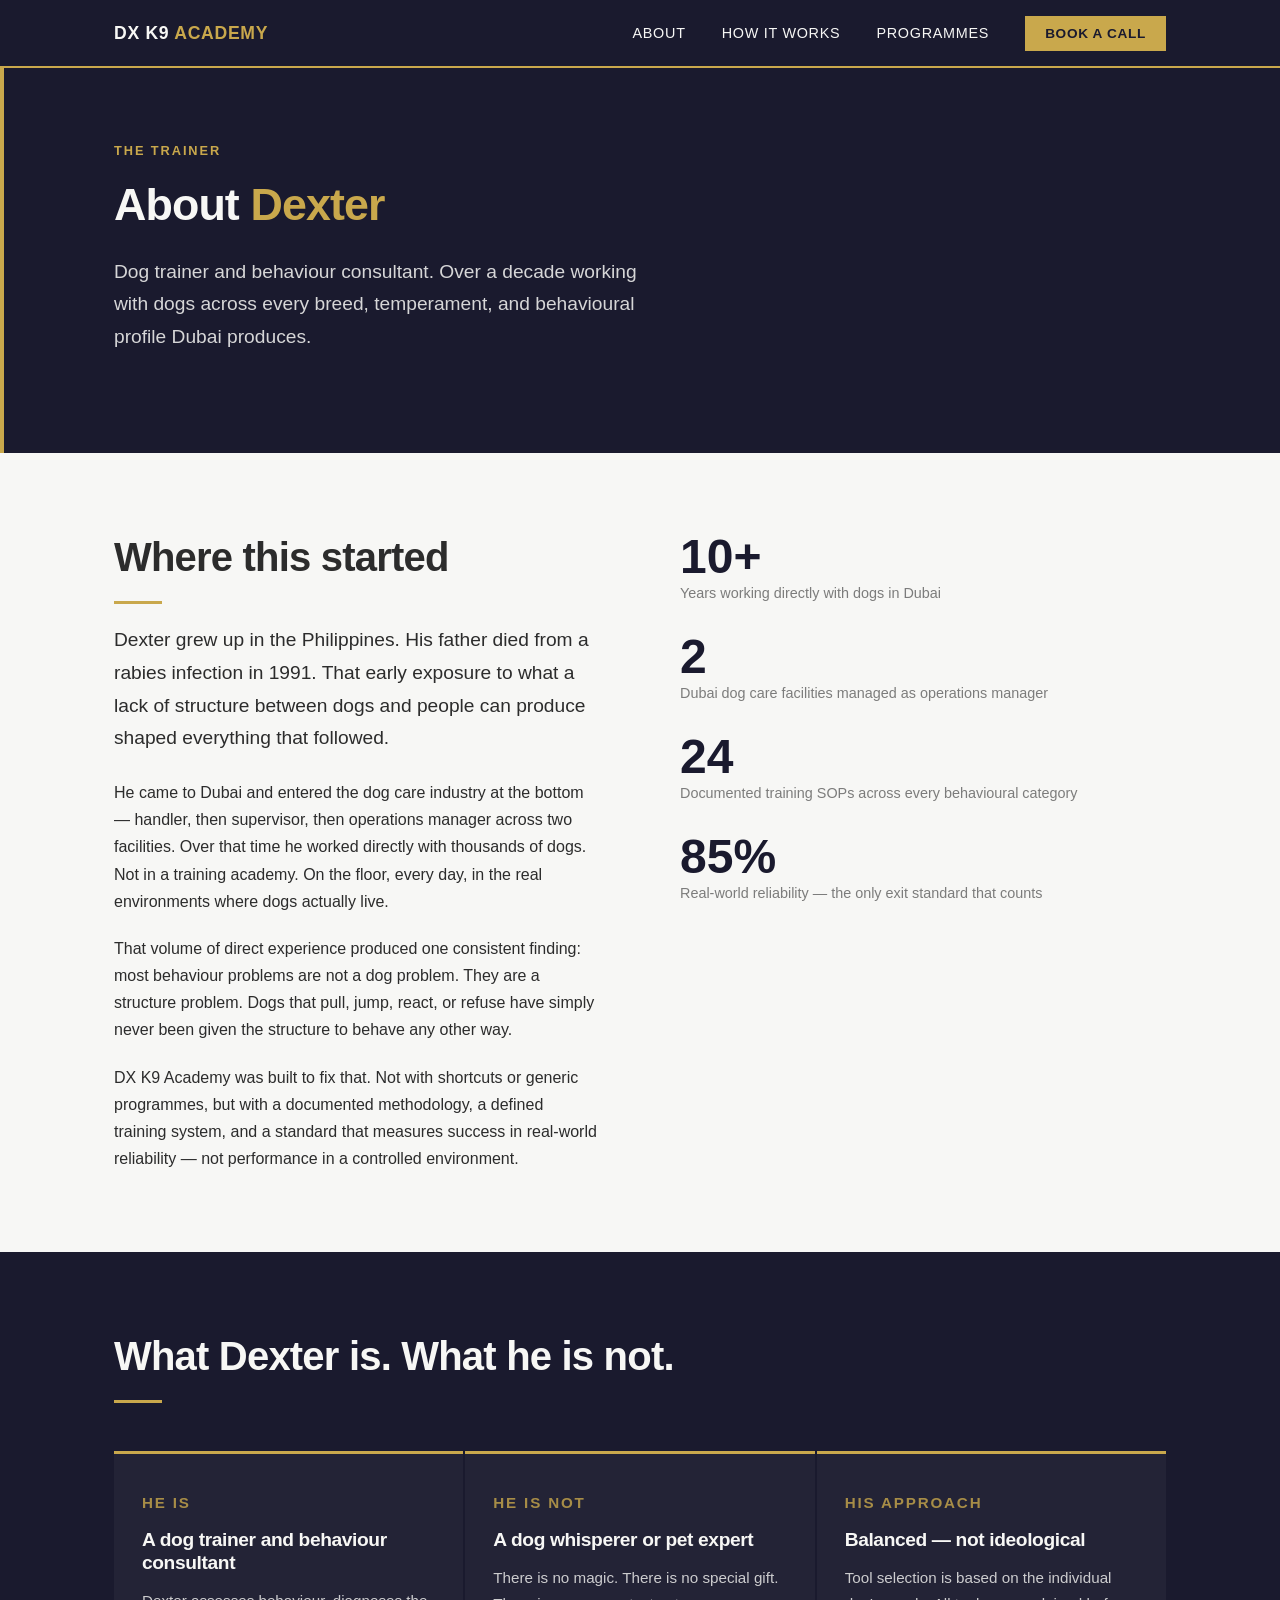
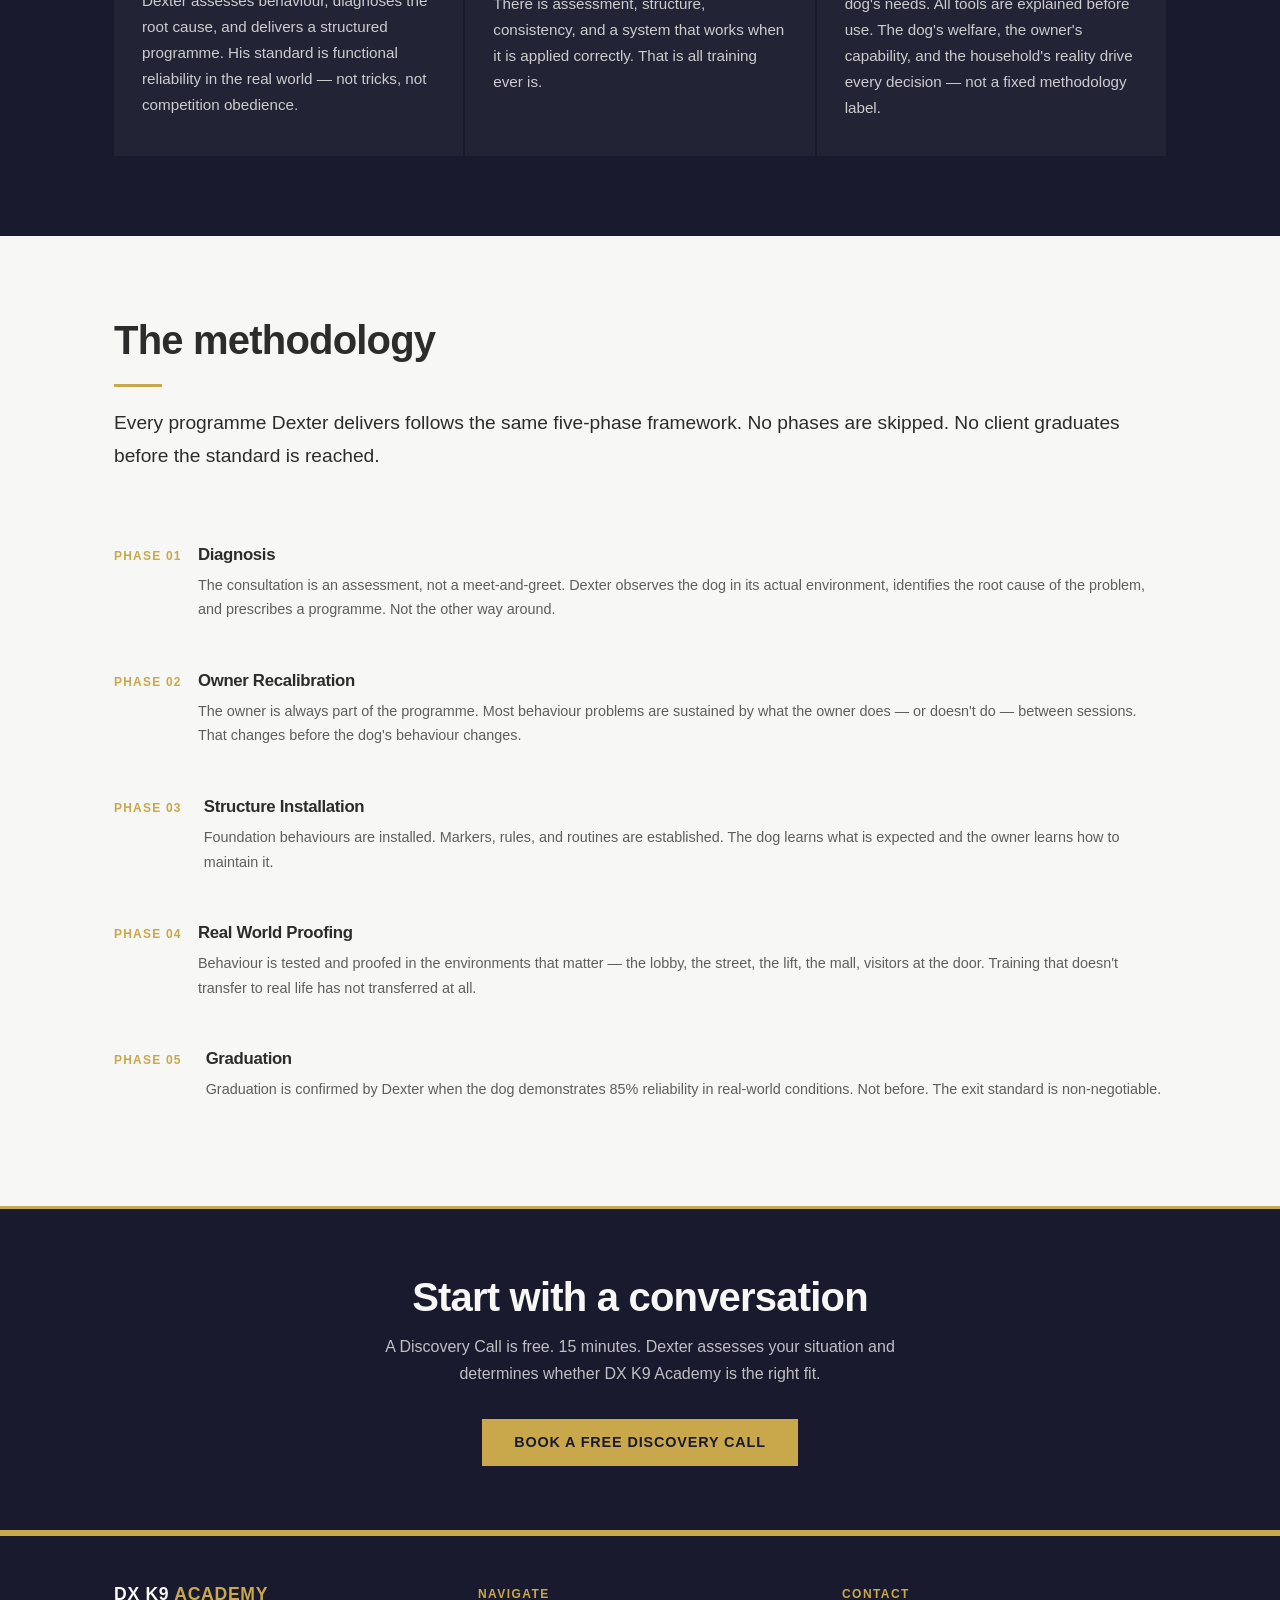
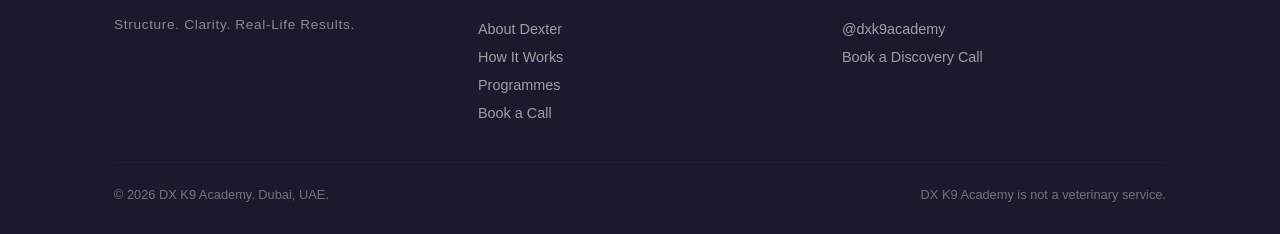
<file: about.html>
<!DOCTYPE html>
<html lang="en">
<head>
  <meta charset="UTF-8">
  <meta name="viewport" content="width=device-width, initial-scale=1.0">
  <title>About Dexter — DX K9 Academy</title>
  <meta name="description" content="Dexter San Angel is a dog trainer and behaviour consultant with over a decade of hands-on experience across thousands of dogs in Dubai.">
  <link rel="stylesheet" href="css/style.css">
</head>
<body class="page-body">

  <!-- NAV -->
  <nav class="nav">
    <div class="nav__inner">
      <a href="index.html" class="nav__brand">DX K9 <span>Academy</span></a>
      <ul class="nav__links">
        <li><a href="about.html">About</a></li>
        <li><a href="how-it-works.html">How It Works</a></li>
        <li><a href="programmes.html">Programmes</a></li>
        <li><a href="book.html" class="nav__cta">Book a Call</a></li>
      </ul>
      <button class="nav__hamburger" id="hamburger" aria-label="Menu">
        <span></span><span></span><span></span>
      </button>
    </div>
    <div class="nav__mobile" id="mobileNav">
      <a href="about.html">About</a>
      <a href="how-it-works.html">How It Works</a>
      <a href="programmes.html">Programmes</a>
      <a href="book.html" class="nav__cta">Book a Discovery Call</a>
    </div>
  </nav>

  <!-- HERO -->
  <section class="hero hero--inner">
    <div class="container">
      <p class="hero__label">The Trainer</p>
      <h1 class="hero__title">About <em>Dexter</em></h1>
      <p class="hero__sub">Dog trainer and behaviour consultant. Over a decade working with dogs across every breed, temperament, and behavioural profile Dubai produces.</p>
    </div>
  </section>

  <!-- FOUNDER STORY -->
  <section class="section section--light">
    <div class="container">
      <div class="about-grid">
        <div>
          <h2>Where this started</h2>
          <span class="gold-rule"></span>
          <p class="lead" style="margin-bottom:24px;">Dexter grew up in the Philippines. His father died from a rabies infection in 1991. That early exposure to what a lack of structure between dogs and people can produce shaped everything that followed.</p>
          <p style="margin-bottom:20px;">He came to Dubai and entered the dog care industry at the bottom — handler, then supervisor, then operations manager across two facilities. Over that time he worked directly with thousands of dogs. Not in a training academy. On the floor, every day, in the real environments where dogs actually live.</p>
          <p style="margin-bottom:20px;">That volume of direct experience produced one consistent finding: most behaviour problems are not a dog problem. They are a structure problem. Dogs that pull, jump, react, or refuse have simply never been given the structure to behave any other way.</p>
          <p>DX K9 Academy was built to fix that. Not with shortcuts or generic programmes, but with a documented methodology, a defined training system, and a standard that measures success in real-world reliability — not performance in a controlled environment.</p>
        </div>
        <div>
          <div class="about-stat">
            <div class="about-stat__num">10+</div>
            <div class="about-stat__label">Years working directly with dogs in Dubai</div>
          </div>
          <div class="about-stat">
            <div class="about-stat__num">2</div>
            <div class="about-stat__label">Dubai dog care facilities managed as operations manager</div>
          </div>
          <div class="about-stat">
            <div class="about-stat__num">24</div>
            <div class="about-stat__label">Documented training SOPs across every behavioural category</div>
          </div>
          <div class="about-stat">
            <div class="about-stat__num">85%</div>
            <div class="about-stat__label">Real-world reliability — the only exit standard that counts</div>
          </div>
        </div>
      </div>
    </div>
  </section>

  <!-- WHAT DEXTER IS NOT -->
  <section class="section section--dark">
    <div class="container">
      <div class="section-header">
        <h2>What Dexter is. What he is not.</h2>
        <span class="gold-rule"></span>
      </div>
      <div class="profiles__grid">
        <div class="profile-card">
          <p class="profile-card__tag">He is</p>
          <h3>A dog trainer and behaviour consultant</h3>
          <p>Dexter assesses behaviour, diagnoses the root cause, and delivers a structured programme. His standard is functional reliability in the real world — not tricks, not competition obedience.</p>
        </div>
        <div class="profile-card">
          <p class="profile-card__tag">He is not</p>
          <h3>A dog whisperer or pet expert</h3>
          <p>There is no magic. There is no special gift. There is assessment, structure, consistency, and a system that works when it is applied correctly. That is all training ever is.</p>
        </div>
        <div class="profile-card">
          <p class="profile-card__tag">His approach</p>
          <h3>Balanced — not ideological</h3>
          <p>Tool selection is based on the individual dog's needs. All tools are explained before use. The dog's welfare, the owner's capability, and the household's reality drive every decision — not a fixed methodology label.</p>
        </div>
      </div>
    </div>
  </section>

  <!-- THE CLARITY CODE -->
  <section class="section section--light">
    <div class="container">
      <div class="section-header">
        <h2>The methodology</h2>
        <span class="gold-rule"></span>
        <p class="lead">Every programme Dexter delivers follows the same five-phase framework. No phases are skipped. No client graduates before the standard is reached.</p>
      </div>
      <div class="clarity-phases">
        <div class="clarity-phase">
          <span class="clarity-phase__num">Phase 01</span>
          <div>
            <h3>Diagnosis</h3>
            <p>The consultation is an assessment, not a meet-and-greet. Dexter observes the dog in its actual environment, identifies the root cause of the problem, and prescribes a programme. Not the other way around.</p>
          </div>
        </div>
        <div class="clarity-phase">
          <span class="clarity-phase__num">Phase 02</span>
          <div>
            <h3>Owner Recalibration</h3>
            <p>The owner is always part of the programme. Most behaviour problems are sustained by what the owner does — or doesn't do — between sessions. That changes before the dog's behaviour changes.</p>
          </div>
        </div>
        <div class="clarity-phase">
          <span class="clarity-phase__num">Phase 03</span>
          <div>
            <h3>Structure Installation</h3>
            <p>Foundation behaviours are installed. Markers, rules, and routines are established. The dog learns what is expected and the owner learns how to maintain it.</p>
          </div>
        </div>
        <div class="clarity-phase">
          <span class="clarity-phase__num">Phase 04</span>
          <div>
            <h3>Real World Proofing</h3>
            <p>Behaviour is tested and proofed in the environments that matter — the lobby, the street, the lift, the mall, visitors at the door. Training that doesn't transfer to real life has not transferred at all.</p>
          </div>
        </div>
        <div class="clarity-phase">
          <span class="clarity-phase__num">Phase 05</span>
          <div>
            <h3>Graduation</h3>
            <p>Graduation is confirmed by Dexter when the dog demonstrates 85% reliability in real-world conditions. Not before. The exit standard is non-negotiable.</p>
          </div>
        </div>
      </div>
    </div>
  </section>

  <!-- CTA BANNER -->
  <section class="cta-banner">
    <div class="container">
      <h2>Start with a conversation</h2>
      <p>A Discovery Call is free. 15 minutes. Dexter assesses your situation and determines whether DX K9 Academy is the right fit.</p>
      <a href="book.html" class="btn btn--gold">Book a Free Discovery Call</a>
    </div>
  </section>

  <!-- FOOTER -->
  <footer class="footer">
    <div class="container">
      <div class="footer__inner">
        <div>
          <div class="footer__brand">DX K9 <span>Academy</span></div>
          <p class="footer__tagline">Structure. Clarity. Real-Life Results.</p>
        </div>
        <div>
          <p class="footer__heading">Navigate</p>
          <ul class="footer__links">
            <li><a href="about.html">About Dexter</a></li>
            <li><a href="how-it-works.html">How It Works</a></li>
            <li><a href="programmes.html">Programmes</a></li>
            <li><a href="book.html">Book a Call</a></li>
          </ul>
        </div>
        <div>
          <p class="footer__heading">Contact</p>
          <ul class="footer__links">
            <li><a href="https://instagram.com/dxk9academy" target="_blank" rel="noopener">@dxk9academy</a></li>
            <li><a href="book.html">Book a Discovery Call</a></li>
          </ul>
        </div>
      </div>
      <div class="footer__bottom">
        <span>© 2026 DX K9 Academy. Dubai, UAE.</span>
        <span>DX K9 Academy is not a veterinary service.</span>
      </div>
    </div>
  </footer>

  <script src="js/main.js"></script>
</body>
</html>
</file>
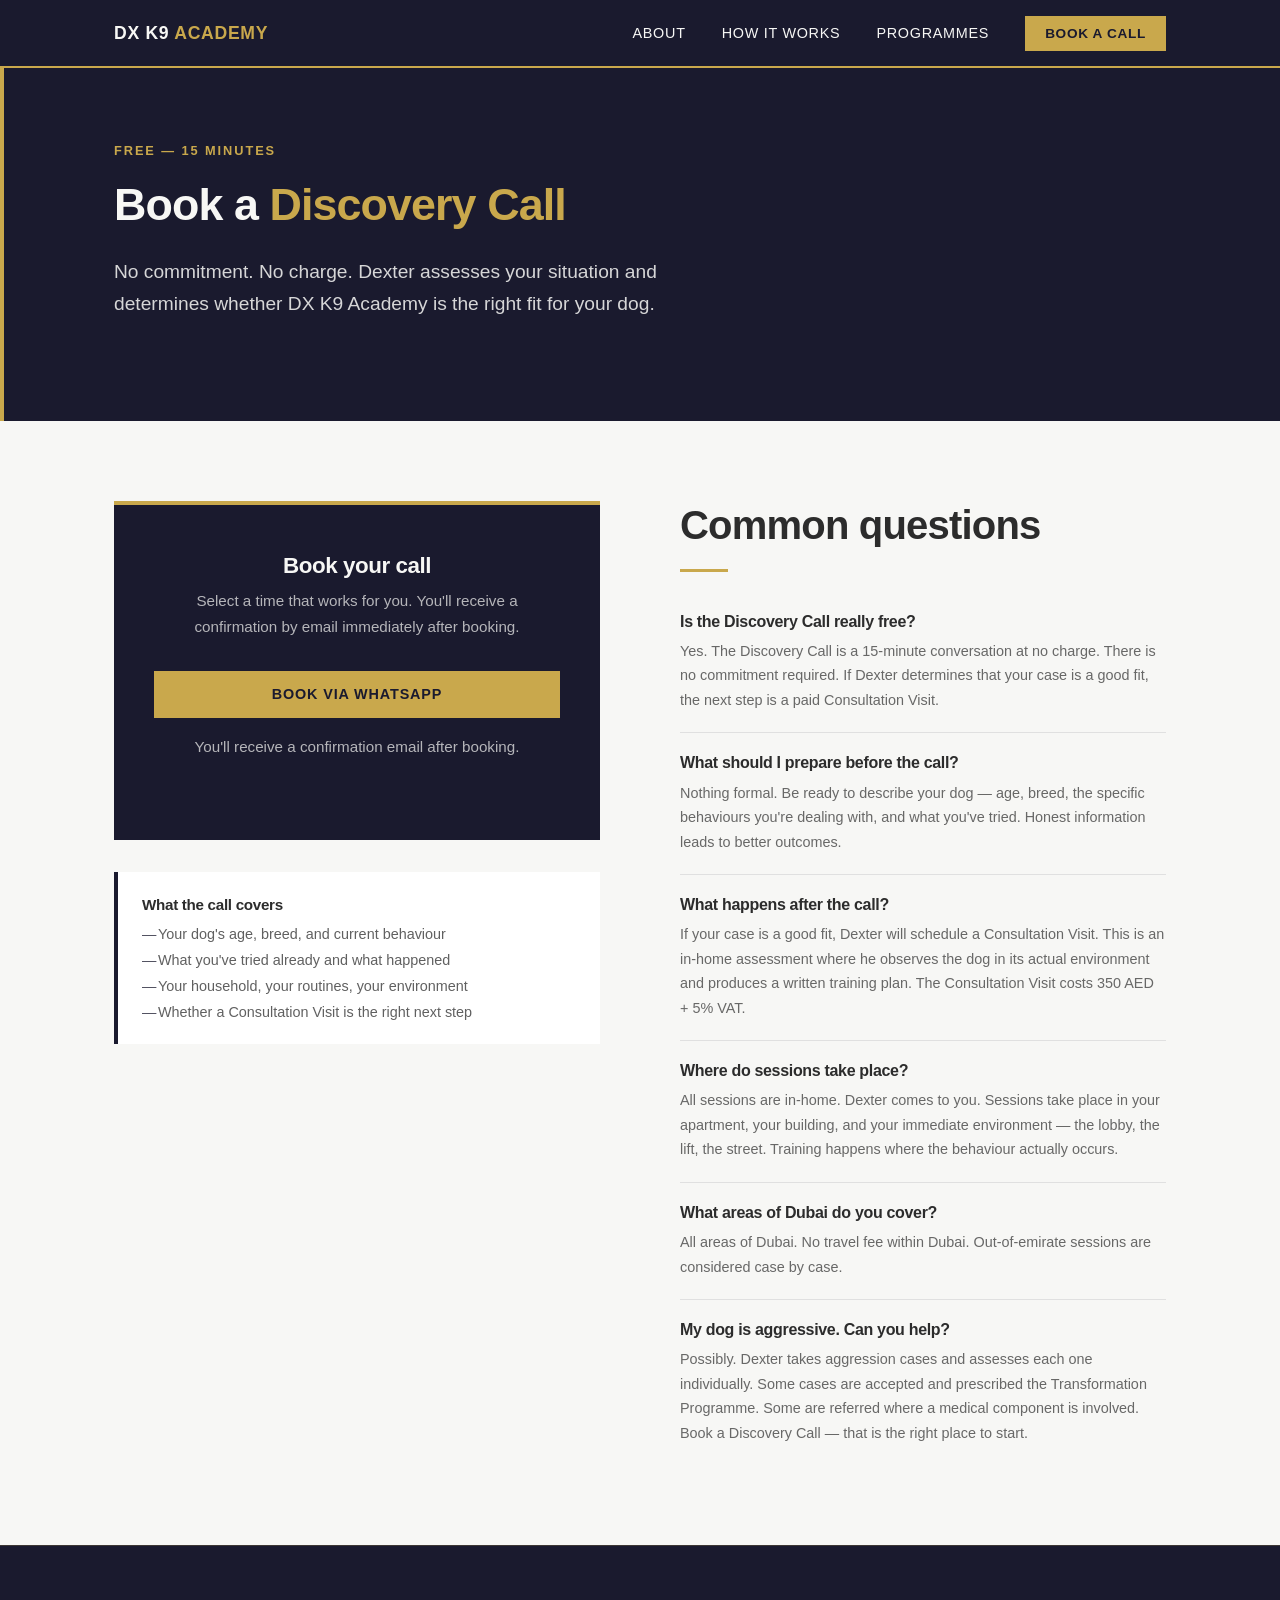
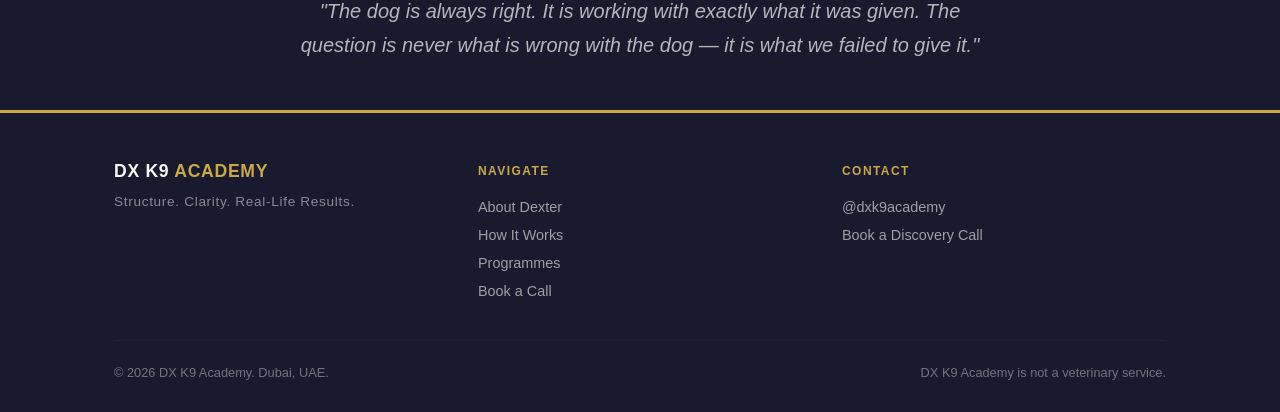
<file: book.html>
<!DOCTYPE html>
<html lang="en">
<head>
  <meta charset="UTF-8">
  <meta name="viewport" content="width=device-width, initial-scale=1.0">
  <title>Book a Discovery Call — DX K9 Academy</title>
  <meta name="description" content="Book a free 15-minute Discovery Call with Dexter. He'll assess your situation and determine whether DX K9 Academy is the right fit.">
  <link rel="stylesheet" href="css/style.css">
</head>
<body class="page-body">

  <!-- NAV -->
  <nav class="nav">
    <div class="nav__inner">
      <a href="index.html" class="nav__brand">DX K9 <span>Academy</span></a>
      <ul class="nav__links">
        <li><a href="about.html">About</a></li>
        <li><a href="how-it-works.html">How It Works</a></li>
        <li><a href="programmes.html">Programmes</a></li>
        <li><a href="book.html" class="nav__cta">Book a Call</a></li>
      </ul>
      <button class="nav__hamburger" id="hamburger" aria-label="Menu">
        <span></span><span></span><span></span>
      </button>
    </div>
    <div class="nav__mobile" id="mobileNav">
      <a href="about.html">About</a>
      <a href="how-it-works.html">How It Works</a>
      <a href="programmes.html">Programmes</a>
      <a href="book.html" class="nav__cta">Book a Discovery Call</a>
    </div>
  </nav>

  <!-- HERO -->
  <section class="hero hero--inner">
    <div class="container">
      <p class="hero__label">Free — 15 Minutes</p>
      <h1 class="hero__title">Book a <em>Discovery Call</em></h1>
      <p class="hero__sub">No commitment. No charge. Dexter assesses your situation and determines whether DX K9 Academy is the right fit for your dog.</p>
    </div>
  </section>

  <!-- BOOK SECTION -->
  <section class="section section--light">
    <div class="container">
      <div class="book-grid">

        <!-- CTA BOX -->
        <div>
          <div class="book-cta-box">
            <h3>Book your call</h3>
            <p>Select a time that works for you. You'll receive a confirmation by email immediately after booking.</p>
            <a href="https://calendly.com/dxk9academy" target="_blank" rel="noopener" class="btn btn--gold">Book via WhatsApp</a>
            <p class="book-cta-note">You'll receive a confirmation email after booking.</p>
          </div>

          <div style="margin-top: 32px; padding: 24px; background: var(--white); border-left: 4px solid var(--navy);">
            <h4 style="margin-bottom: 12px; font-size: 0.95rem;">What the call covers</h4>
            <ul style="display: flex; flex-direction: column; gap: 10px;">
              <li style="font-size: 0.9rem; opacity: 0.75; padding-left: 16px; position: relative;">
                <span style="position:absolute;left:0;color:var(--navy);">—</span>
                Your dog's age, breed, and current behaviour
              </li>
              <li style="font-size: 0.9rem; opacity: 0.75; padding-left: 16px; position: relative;">
                <span style="position:absolute;left:0;color:var(--navy);">—</span>
                What you've tried already and what happened
              </li>
              <li style="font-size: 0.9rem; opacity: 0.75; padding-left: 16px; position: relative;">
                <span style="position:absolute;left:0;color:var(--navy);">—</span>
                Your household, your routines, your environment
              </li>
              <li style="font-size: 0.9rem; opacity: 0.75; padding-left: 16px; position: relative;">
                <span style="position:absolute;left:0;color:var(--navy);">—</span>
                Whether a Consultation Visit is the right next step
              </li>
            </ul>
          </div>
        </div>

        <!-- FAQ -->
        <div>
          <h2 style="margin-bottom: 8px;">Common questions</h2>
          <span class="gold-rule"></span>

          <div class="faq">
            <div class="faq-item">
              <h4>Is the Discovery Call really free?</h4>
              <p>Yes. The Discovery Call is a 15-minute conversation at no charge. There is no commitment required. If Dexter determines that your case is a good fit, the next step is a paid Consultation Visit.</p>
            </div>
            <div class="faq-item">
              <h4>What should I prepare before the call?</h4>
              <p>Nothing formal. Be ready to describe your dog — age, breed, the specific behaviours you're dealing with, and what you've tried. Honest information leads to better outcomes.</p>
            </div>
            <div class="faq-item">
              <h4>What happens after the call?</h4>
              <p>If your case is a good fit, Dexter will schedule a Consultation Visit. This is an in-home assessment where he observes the dog in its actual environment and produces a written training plan. The Consultation Visit costs 350 AED + 5% VAT.</p>
            </div>
            <div class="faq-item">
              <h4>Where do sessions take place?</h4>
              <p>All sessions are in-home. Dexter comes to you. Sessions take place in your apartment, your building, and your immediate environment — the lobby, the lift, the street. Training happens where the behaviour actually occurs.</p>
            </div>
            <div class="faq-item">
              <h4>What areas of Dubai do you cover?</h4>
              <p>All areas of Dubai. No travel fee within Dubai. Out-of-emirate sessions are considered case by case.</p>
            </div>
            <div class="faq-item">
              <h4>My dog is aggressive. Can you help?</h4>
              <p>Possibly. Dexter takes aggression cases and assesses each one individually. Some cases are accepted and prescribed the Transformation Programme. Some are referred where a medical component is involved. Book a Discovery Call — that is the right place to start.</p>
            </div>
          </div>
        </div>

      </div>
    </div>
  </section>

  <!-- POSITIONING LINE -->
  <div class="positioning-line">
    <div class="container">
      <p>"The dog is always right. It is working with exactly what it was given. The question is never what is wrong with the dog — it is what we failed to give it."</p>
    </div>
  </div>

  <!-- FOOTER -->
  <footer class="footer">
    <div class="container">
      <div class="footer__inner">
        <div>
          <div class="footer__brand">DX K9 <span>Academy</span></div>
          <p class="footer__tagline">Structure. Clarity. Real-Life Results.</p>
        </div>
        <div>
          <p class="footer__heading">Navigate</p>
          <ul class="footer__links">
            <li><a href="about.html">About Dexter</a></li>
            <li><a href="how-it-works.html">How It Works</a></li>
            <li><a href="programmes.html">Programmes</a></li>
            <li><a href="book.html">Book a Call</a></li>
          </ul>
        </div>
        <div>
          <p class="footer__heading">Contact</p>
          <ul class="footer__links">
            <li><a href="https://instagram.com/dxk9academy" target="_blank" rel="noopener">@dxk9academy</a></li>
            <li><a href="book.html">Book a Discovery Call</a></li>
          </ul>
        </div>
      </div>
      <div class="footer__bottom">
        <span>© 2026 DX K9 Academy. Dubai, UAE.</span>
        <span>DX K9 Academy is not a veterinary service.</span>
      </div>
    </div>
  </footer>

  <script src="js/main.js"></script>
</body>
</html>
</file>
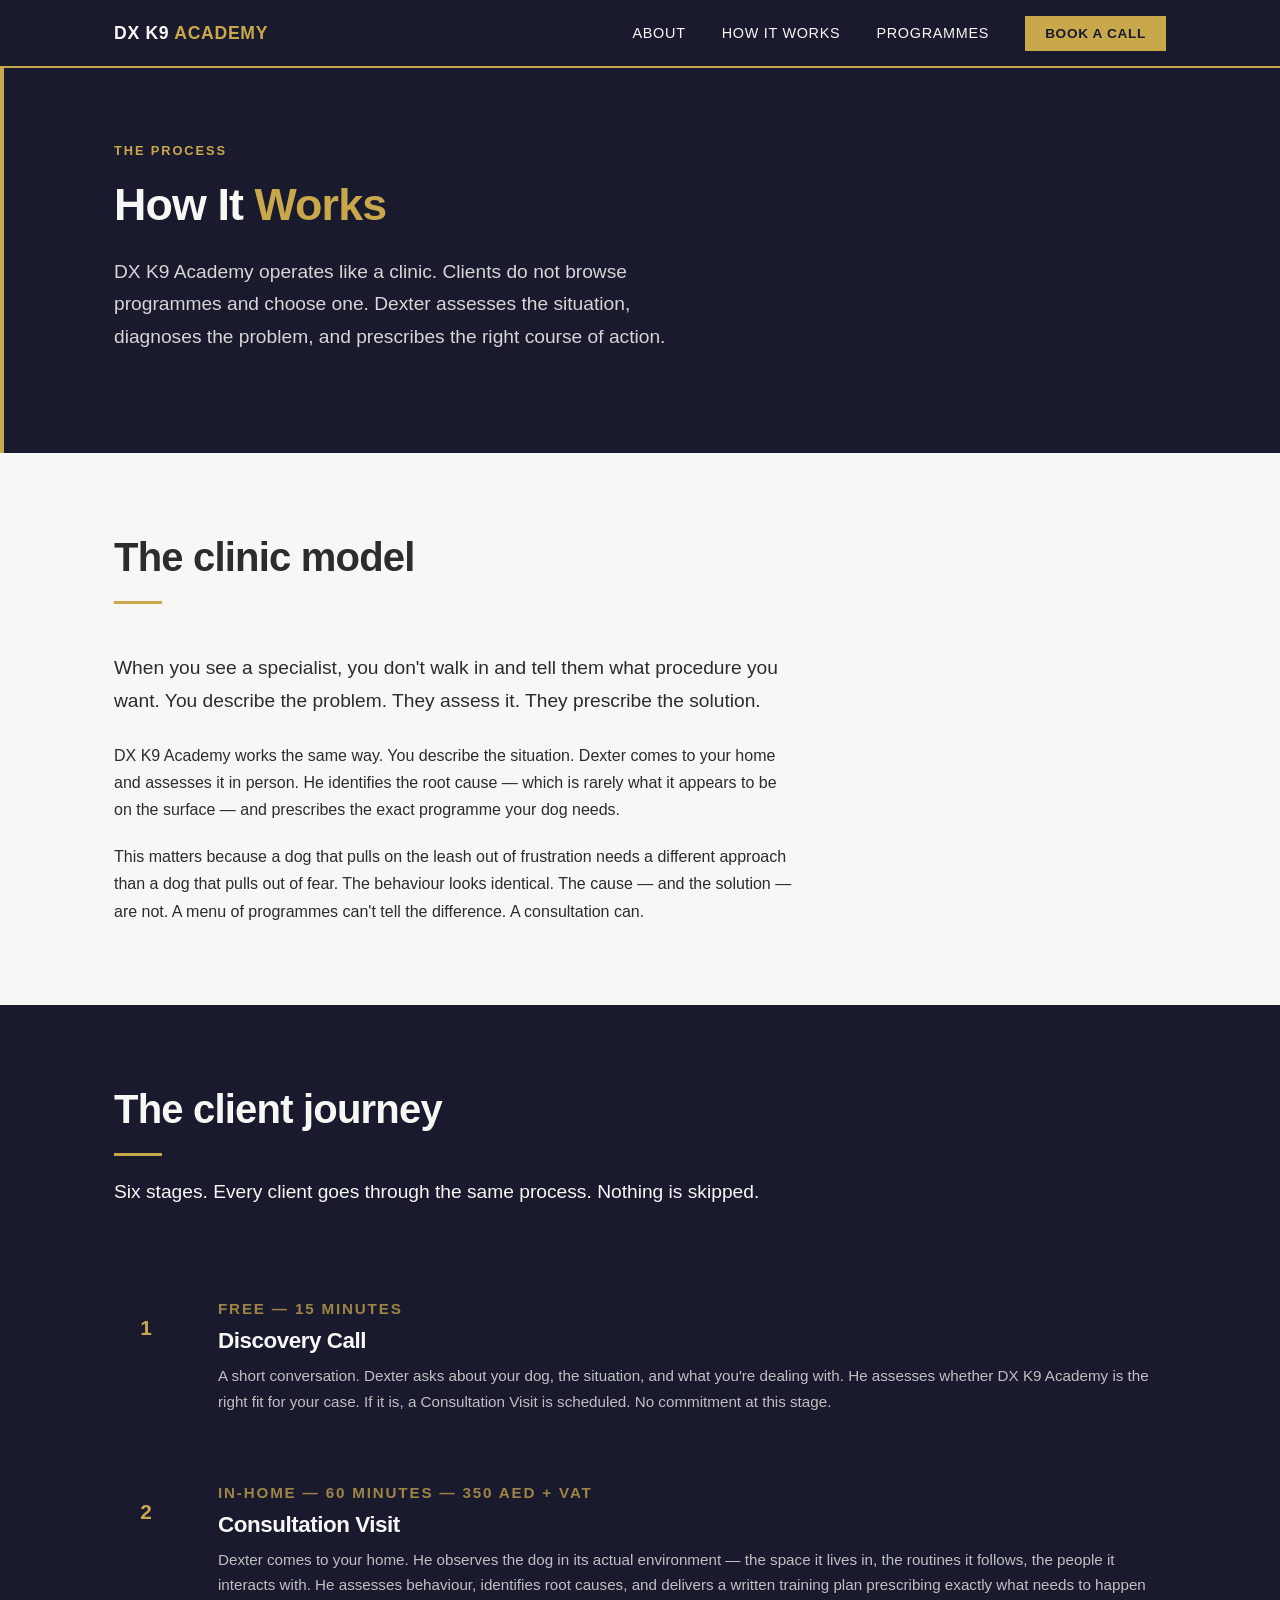
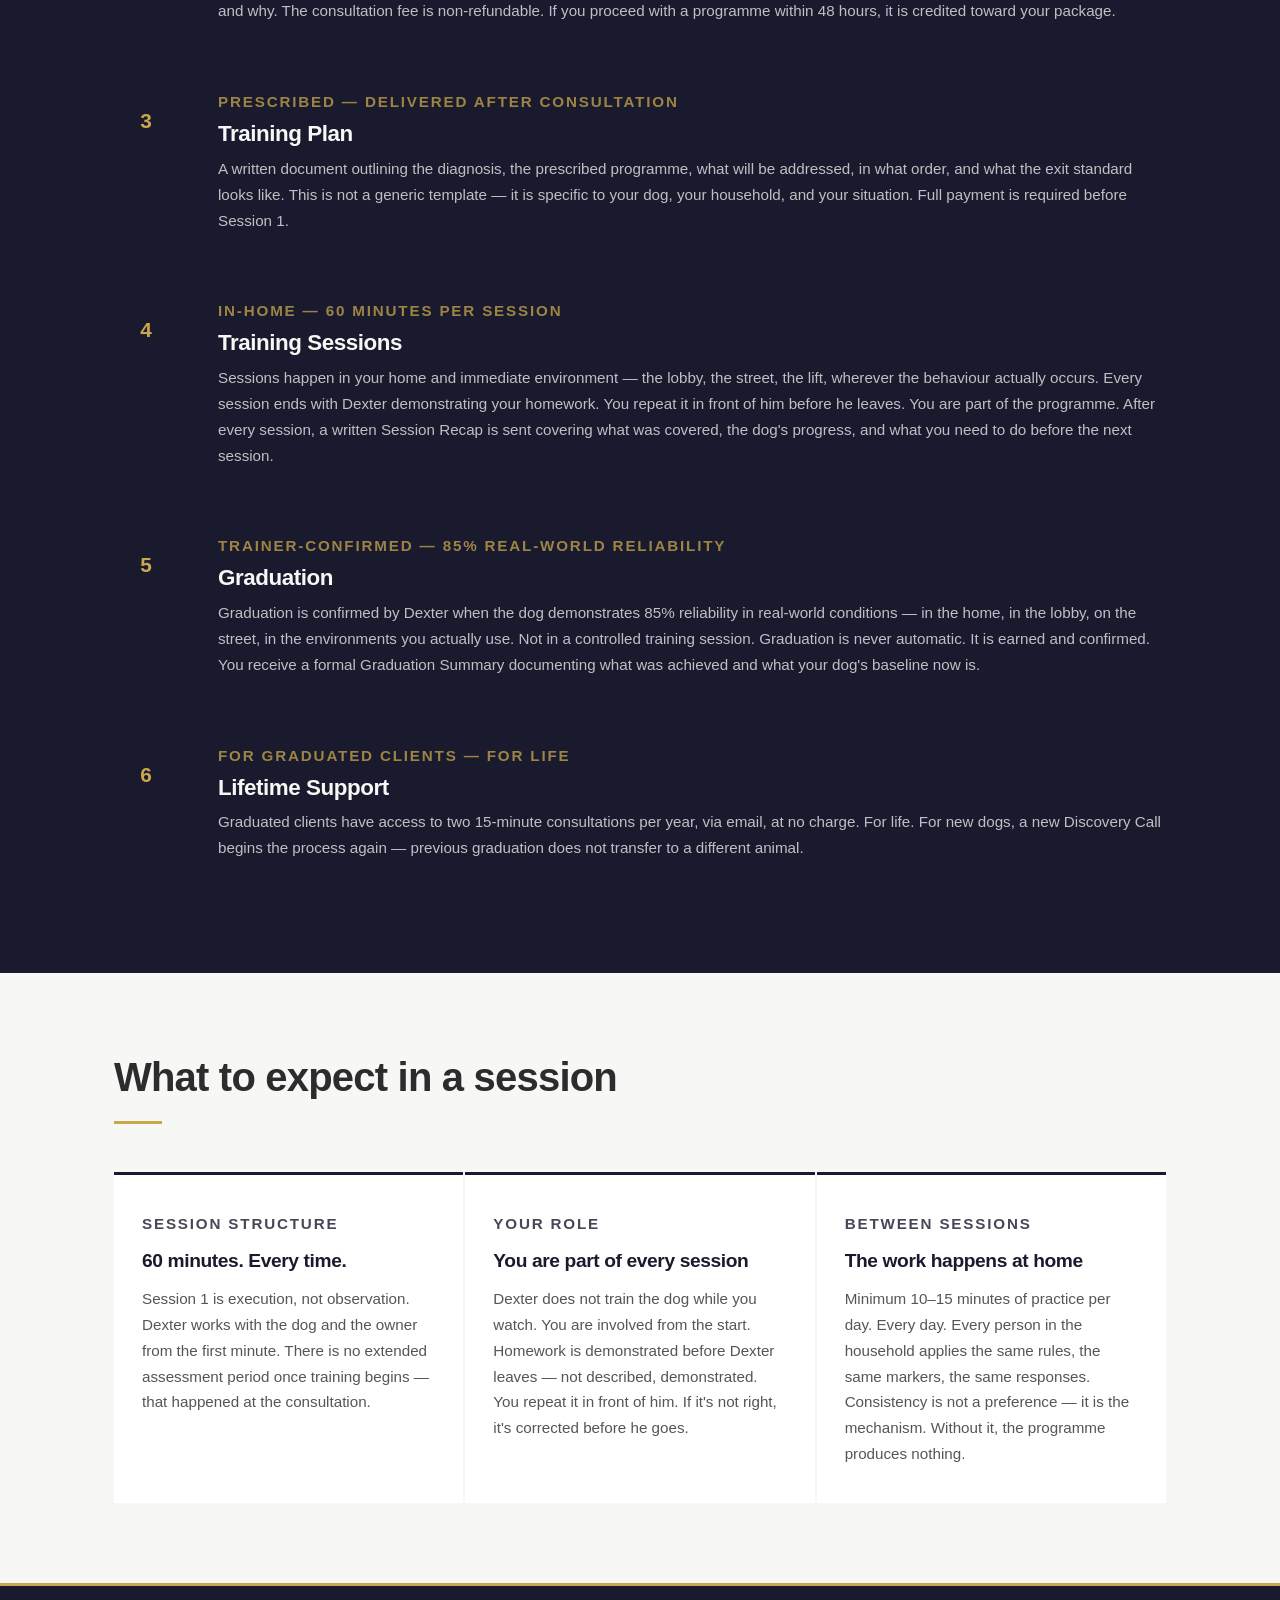
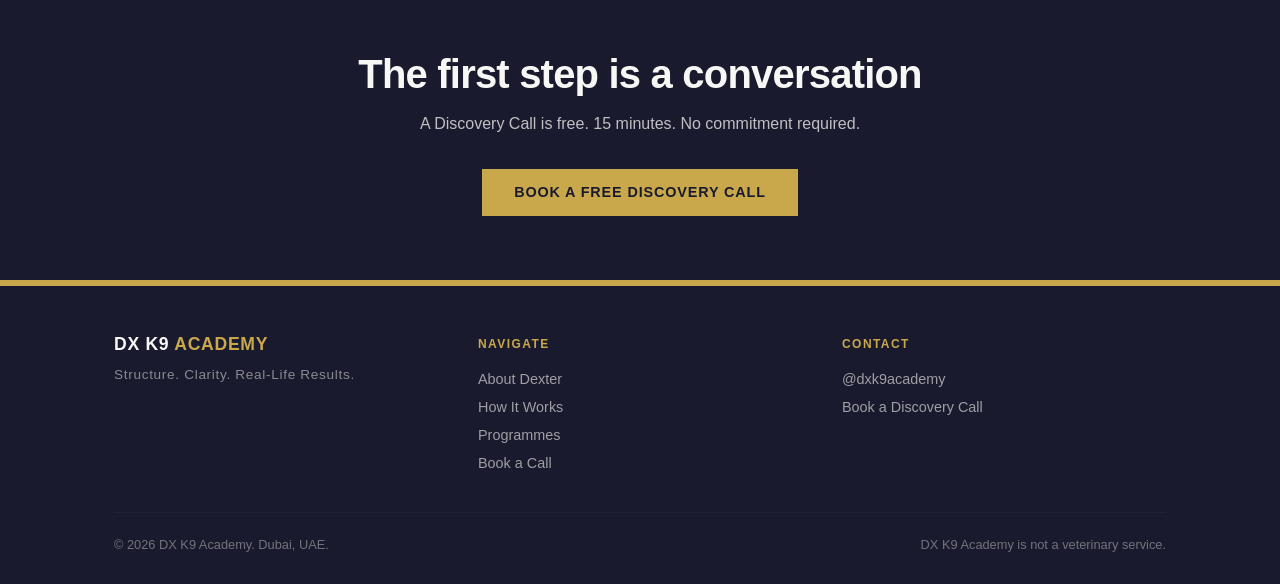
<file: how-it-works.html>
<!DOCTYPE html>
<html lang="en">
<head>
  <meta charset="UTF-8">
  <meta name="viewport" content="width=device-width, initial-scale=1.0">
  <title>How It Works — DX K9 Academy</title>
  <meta name="description" content="Every DX K9 Academy engagement begins with a consultation. Dexter diagnoses, prescribes, and delivers. Clients never choose a programme from a menu.">
  <link rel="stylesheet" href="css/style.css">
</head>
<body class="page-body">

  <!-- NAV -->
  <nav class="nav">
    <div class="nav__inner">
      <a href="index.html" class="nav__brand">DX K9 <span>Academy</span></a>
      <ul class="nav__links">
        <li><a href="about.html">About</a></li>
        <li><a href="how-it-works.html">How It Works</a></li>
        <li><a href="programmes.html">Programmes</a></li>
        <li><a href="book.html" class="nav__cta">Book a Call</a></li>
      </ul>
      <button class="nav__hamburger" id="hamburger" aria-label="Menu">
        <span></span><span></span><span></span>
      </button>
    </div>
    <div class="nav__mobile" id="mobileNav">
      <a href="about.html">About</a>
      <a href="how-it-works.html">How It Works</a>
      <a href="programmes.html">Programmes</a>
      <a href="book.html" class="nav__cta">Book a Discovery Call</a>
    </div>
  </nav>

  <!-- HERO -->
  <section class="hero hero--inner">
    <div class="container">
      <p class="hero__label">The Process</p>
      <h1 class="hero__title">How It <em>Works</em></h1>
      <p class="hero__sub">DX K9 Academy operates like a clinic. Clients do not browse programmes and choose one. Dexter assesses the situation, diagnoses the problem, and prescribes the right course of action.</p>
    </div>
  </section>

  <!-- CLINIC MODEL -->
  <section class="section section--light">
    <div class="container">
      <div class="section-header">
        <h2>The clinic model</h2>
        <span class="gold-rule"></span>
      </div>
      <div style="max-width: 680px;">
        <p class="lead" style="margin-bottom: 24px;">When you see a specialist, you don't walk in and tell them what procedure you want. You describe the problem. They assess it. They prescribe the solution.</p>
        <p style="margin-bottom: 20px;">DX K9 Academy works the same way. You describe the situation. Dexter comes to your home and assesses it in person. He identifies the root cause — which is rarely what it appears to be on the surface — and prescribes the exact programme your dog needs.</p>
        <p>This matters because a dog that pulls on the leash out of frustration needs a different approach than a dog that pulls out of fear. The behaviour looks identical. The cause — and the solution — are not. A menu of programmes can't tell the difference. A consultation can.</p>
      </div>
    </div>
  </section>

  <!-- CLIENT JOURNEY -->
  <section class="section section--dark">
    <div class="container">
      <div class="section-header">
        <h2>The client journey</h2>
        <span class="gold-rule"></span>
        <p class="lead">Six stages. Every client goes through the same process. Nothing is skipped.</p>
      </div>
      <div class="journey">

        <div class="journey-step">
          <div class="journey-step__icon">1</div>
          <div>
            <p class="journey-step__tag">Free — 15 minutes</p>
            <h3>Discovery Call</h3>
            <p>A short conversation. Dexter asks about your dog, the situation, and what you're dealing with. He assesses whether DX K9 Academy is the right fit for your case. If it is, a Consultation Visit is scheduled. No commitment at this stage.</p>
          </div>
        </div>

        <div class="journey-step">
          <div class="journey-step__icon">2</div>
          <div>
            <p class="journey-step__tag">In-Home — 60 minutes — 350 AED + VAT</p>
            <h3>Consultation Visit</h3>
            <p>Dexter comes to your home. He observes the dog in its actual environment — the space it lives in, the routines it follows, the people it interacts with. He assesses behaviour, identifies root causes, and delivers a written training plan prescribing exactly what needs to happen and why. The consultation fee is non-refundable. If you proceed with a programme within 48 hours, it is credited toward your package.</p>
          </div>
        </div>

        <div class="journey-step">
          <div class="journey-step__icon">3</div>
          <div>
            <p class="journey-step__tag">Prescribed — delivered after consultation</p>
            <h3>Training Plan</h3>
            <p>A written document outlining the diagnosis, the prescribed programme, what will be addressed, in what order, and what the exit standard looks like. This is not a generic template — it is specific to your dog, your household, and your situation. Full payment is required before Session 1.</p>
          </div>
        </div>

        <div class="journey-step">
          <div class="journey-step__icon">4</div>
          <div>
            <p class="journey-step__tag">In-Home — 60 minutes per session</p>
            <h3>Training Sessions</h3>
            <p>Sessions happen in your home and immediate environment — the lobby, the street, the lift, wherever the behaviour actually occurs. Every session ends with Dexter demonstrating your homework. You repeat it in front of him before he leaves. You are part of the programme. After every session, a written Session Recap is sent covering what was covered, the dog's progress, and what you need to do before the next session.</p>
          </div>
        </div>

        <div class="journey-step">
          <div class="journey-step__icon">5</div>
          <div>
            <p class="journey-step__tag">Trainer-confirmed — 85% real-world reliability</p>
            <h3>Graduation</h3>
            <p>Graduation is confirmed by Dexter when the dog demonstrates 85% reliability in real-world conditions — in the home, in the lobby, on the street, in the environments you actually use. Not in a controlled training session. Graduation is never automatic. It is earned and confirmed. You receive a formal Graduation Summary documenting what was achieved and what your dog's baseline now is.</p>
          </div>
        </div>

        <div class="journey-step">
          <div class="journey-step__icon">6</div>
          <div>
            <p class="journey-step__tag">For graduated clients — for life</p>
            <h3>Lifetime Support</h3>
            <p>Graduated clients have access to two 15-minute consultations per year, via email, at no charge. For life. For new dogs, a new Discovery Call begins the process again — previous graduation does not transfer to a different animal.</p>
          </div>
        </div>

      </div>
    </div>
  </section>

  <!-- WHAT TO EXPECT -->
  <section class="section section--light">
    <div class="container">
      <div class="section-header">
        <h2>What to expect in a session</h2>
        <span class="gold-rule"></span>
      </div>
      <div class="profiles__grid" style="background: transparent;">
        <div class="profile-card" style="background: var(--white); border-top-color: var(--navy); color: var(--charcoal);">
          <p class="profile-card__tag" style="color: var(--navy);">Session structure</p>
          <h3 style="color: var(--navy);">60 minutes. Every time.</h3>
          <p style="color: var(--charcoal);">Session 1 is execution, not observation. Dexter works with the dog and the owner from the first minute. There is no extended assessment period once training begins — that happened at the consultation.</p>
        </div>
        <div class="profile-card" style="background: var(--white); border-top-color: var(--navy); color: var(--charcoal);">
          <p class="profile-card__tag" style="color: var(--navy);">Your role</p>
          <h3 style="color: var(--navy);">You are part of every session</h3>
          <p style="color: var(--charcoal);">Dexter does not train the dog while you watch. You are involved from the start. Homework is demonstrated before Dexter leaves — not described, demonstrated. You repeat it in front of him. If it's not right, it's corrected before he goes.</p>
        </div>
        <div class="profile-card" style="background: var(--white); border-top-color: var(--navy); color: var(--charcoal);">
          <p class="profile-card__tag" style="color: var(--navy);">Between sessions</p>
          <h3 style="color: var(--navy);">The work happens at home</h3>
          <p style="color: var(--charcoal);">Minimum 10–15 minutes of practice per day. Every day. Every person in the household applies the same rules, the same markers, the same responses. Consistency is not a preference — it is the mechanism. Without it, the programme produces nothing.</p>
        </div>
      </div>
    </div>
  </section>

  <!-- CTA BANNER -->
  <section class="cta-banner">
    <div class="container">
      <h2>The first step is a conversation</h2>
      <p>A Discovery Call is free. 15 minutes. No commitment required.</p>
      <a href="book.html" class="btn btn--gold">Book a Free Discovery Call</a>
    </div>
  </section>

  <!-- FOOTER -->
  <footer class="footer">
    <div class="container">
      <div class="footer__inner">
        <div>
          <div class="footer__brand">DX K9 <span>Academy</span></div>
          <p class="footer__tagline">Structure. Clarity. Real-Life Results.</p>
        </div>
        <div>
          <p class="footer__heading">Navigate</p>
          <ul class="footer__links">
            <li><a href="about.html">About Dexter</a></li>
            <li><a href="how-it-works.html">How It Works</a></li>
            <li><a href="programmes.html">Programmes</a></li>
            <li><a href="book.html">Book a Call</a></li>
          </ul>
        </div>
        <div>
          <p class="footer__heading">Contact</p>
          <ul class="footer__links">
            <li><a href="https://instagram.com/dxk9academy" target="_blank" rel="noopener">@dxk9academy</a></li>
            <li><a href="book.html">Book a Discovery Call</a></li>
          </ul>
        </div>
      </div>
      <div class="footer__bottom">
        <span>© 2026 DX K9 Academy. Dubai, UAE.</span>
        <span>DX K9 Academy is not a veterinary service.</span>
      </div>
    </div>
  </footer>

  <script src="js/main.js"></script>
</body>
</html>
</file>
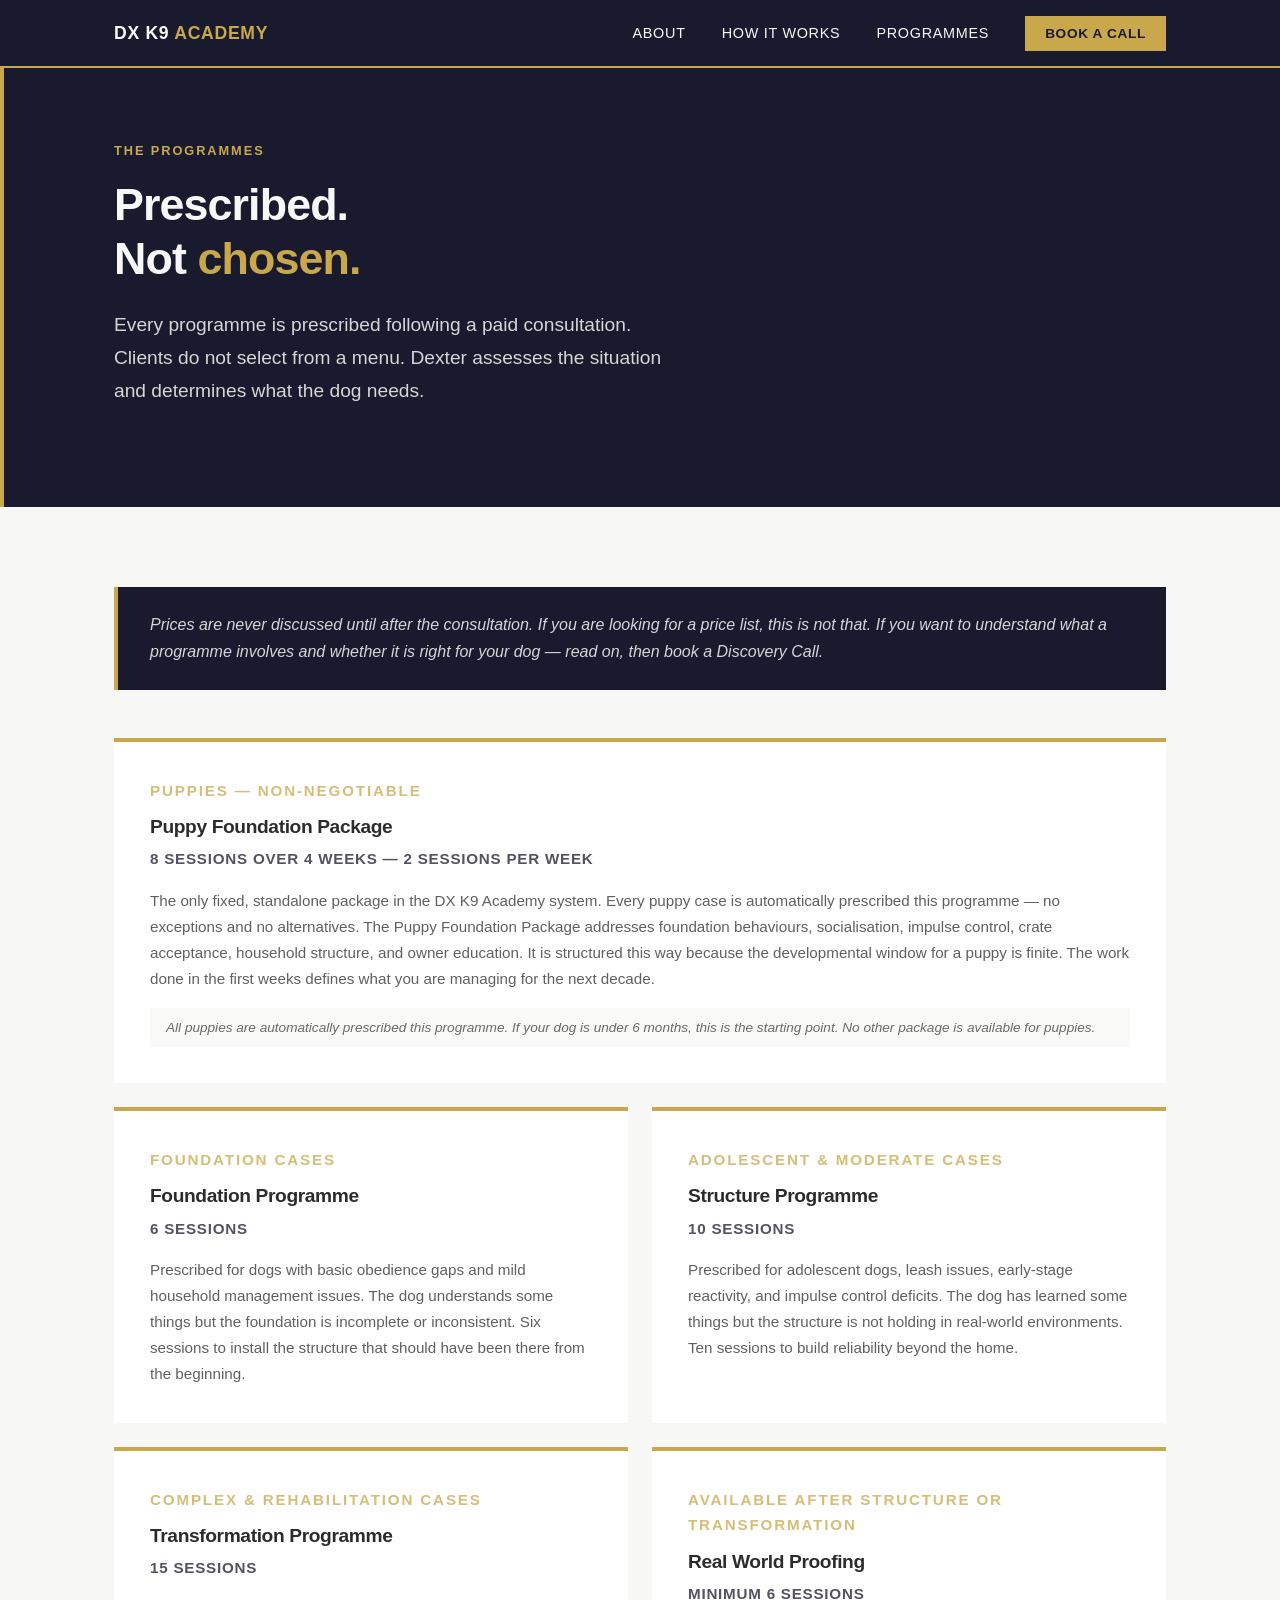
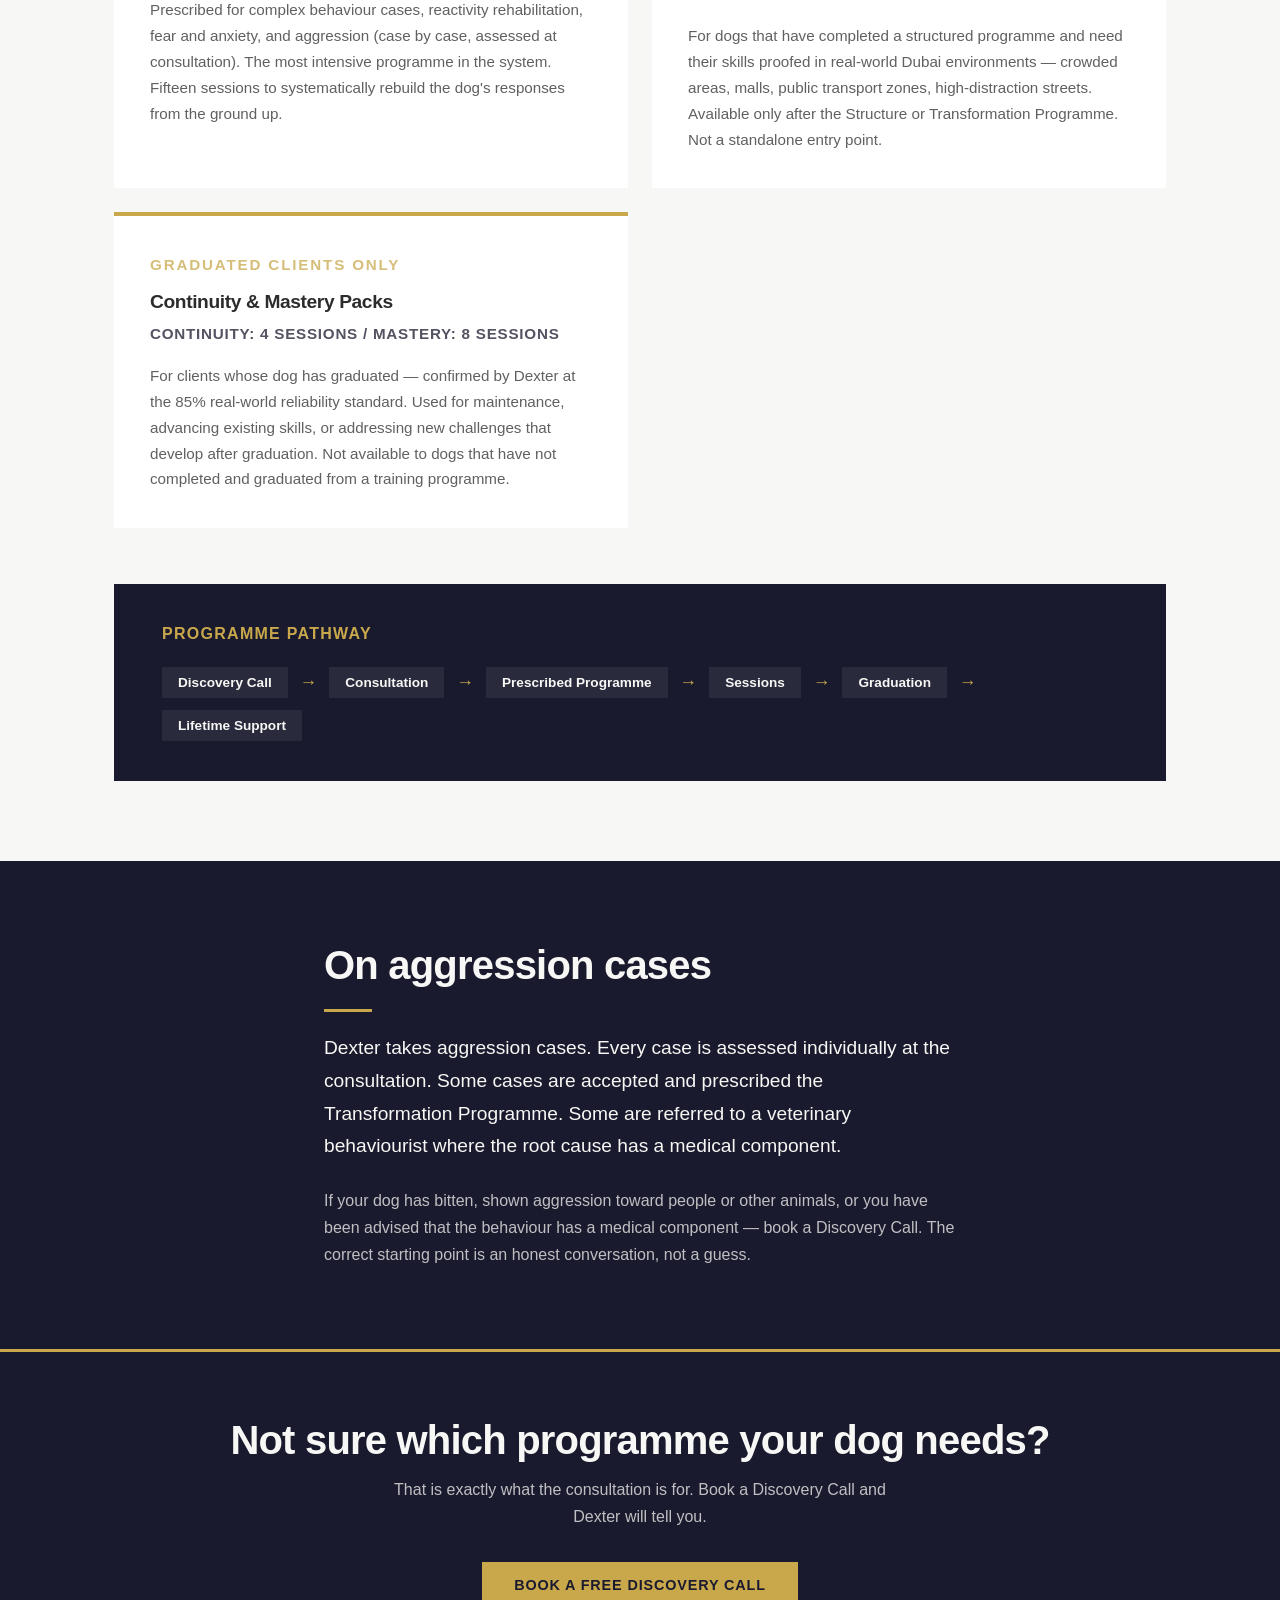
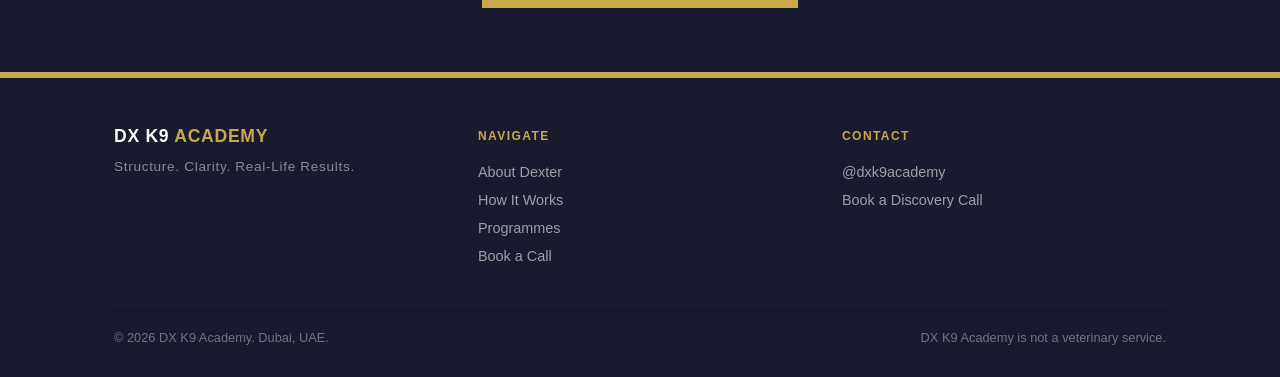
<file: programmes.html>
<!DOCTYPE html>
<html lang="en">
<head>
  <meta charset="UTF-8">
  <meta name="viewport" content="width=device-width, initial-scale=1.0">
  <title>Programmes — DX K9 Academy</title>
  <meta name="description" content="DX K9 Academy programmes are prescribed, not chosen. Every case begins with a consultation. Dexter diagnoses and prescribes the right programme for your dog.">
  <link rel="stylesheet" href="css/style.css">
</head>
<body class="page-body">

  <!-- NAV -->
  <nav class="nav">
    <div class="nav__inner">
      <a href="index.html" class="nav__brand">DX K9 <span>Academy</span></a>
      <ul class="nav__links">
        <li><a href="about.html">About</a></li>
        <li><a href="how-it-works.html">How It Works</a></li>
        <li><a href="programmes.html">Programmes</a></li>
        <li><a href="book.html" class="nav__cta">Book a Call</a></li>
      </ul>
      <button class="nav__hamburger" id="hamburger" aria-label="Menu">
        <span></span><span></span><span></span>
      </button>
    </div>
    <div class="nav__mobile" id="mobileNav">
      <a href="about.html">About</a>
      <a href="how-it-works.html">How It Works</a>
      <a href="programmes.html">Programmes</a>
      <a href="book.html" class="nav__cta">Book a Discovery Call</a>
    </div>
  </nav>

  <!-- HERO -->
  <section class="hero hero--inner">
    <div class="container">
      <p class="hero__label">The Programmes</p>
      <h1 class="hero__title">Prescribed.<br>Not <em>chosen.</em></h1>
      <p class="hero__sub">Every programme is prescribed following a paid consultation. Clients do not select from a menu. Dexter assesses the situation and determines what the dog needs.</p>
    </div>
  </section>

  <!-- PROGRAMMES -->
  <section class="section section--light">
    <div class="container">

      <div class="programmes-intro">
        <p>Prices are never discussed until after the consultation. If you are looking for a price list, this is not that. If you want to understand what a programme involves and whether it is right for your dog — read on, then book a Discovery Call.</p>
      </div>

      <div class="programmes-grid">

        <!-- Puppy Foundation -->
        <div class="programme-card programme-card--full">
          <p class="programme-card__tag">Puppies — Non-Negotiable</p>
          <h3>Puppy Foundation Package</h3>
          <p class="programme-card__sessions">8 sessions over 4 weeks — 2 sessions per week</p>
          <p>The only fixed, standalone package in the DX K9 Academy system. Every puppy case is automatically prescribed this programme — no exceptions and no alternatives. The Puppy Foundation Package addresses foundation behaviours, socialisation, impulse control, crate acceptance, household structure, and owner education. It is structured this way because the developmental window for a puppy is finite. The work done in the first weeks defines what you are managing for the next decade.</p>
          <div class="programme-card__note">All puppies are automatically prescribed this programme. If your dog is under 6 months, this is the starting point. No other package is available for puppies.</div>
        </div>

        <!-- Foundation -->
        <div class="programme-card">
          <p class="programme-card__tag">Foundation Cases</p>
          <h3>Foundation Programme</h3>
          <p class="programme-card__sessions">6 sessions</p>
          <p>Prescribed for dogs with basic obedience gaps and mild household management issues. The dog understands some things but the foundation is incomplete or inconsistent. Six sessions to install the structure that should have been there from the beginning.</p>
        </div>

        <!-- Structure -->
        <div class="programme-card">
          <p class="programme-card__tag">Adolescent & Moderate Cases</p>
          <h3>Structure Programme</h3>
          <p class="programme-card__sessions">10 sessions</p>
          <p>Prescribed for adolescent dogs, leash issues, early-stage reactivity, and impulse control deficits. The dog has learned some things but the structure is not holding in real-world environments. Ten sessions to build reliability beyond the home.</p>
        </div>

        <!-- Transformation -->
        <div class="programme-card">
          <p class="programme-card__tag">Complex & Rehabilitation Cases</p>
          <h3>Transformation Programme</h3>
          <p class="programme-card__sessions">15 sessions</p>
          <p>Prescribed for complex behaviour cases, reactivity rehabilitation, fear and anxiety, and aggression (case by case, assessed at consultation). The most intensive programme in the system. Fifteen sessions to systematically rebuild the dog's responses from the ground up.</p>
        </div>

        <!-- Real World Proofing -->
        <div class="programme-card">
          <p class="programme-card__tag">Available after Structure or Transformation</p>
          <h3>Real World Proofing</h3>
          <p class="programme-card__sessions">Minimum 6 sessions</p>
          <p>For dogs that have completed a structured programme and need their skills proofed in real-world Dubai environments — crowded areas, malls, public transport zones, high-distraction streets. Available only after the Structure or Transformation Programme. Not a standalone entry point.</p>
        </div>

        <!-- Continuity & Mastery -->
        <div class="programme-card">
          <p class="programme-card__tag">Graduated Clients Only</p>
          <h3>Continuity &amp; Mastery Packs</h3>
          <p class="programme-card__sessions">Continuity: 4 sessions / Mastery: 8 sessions</p>
          <p>For clients whose dog has graduated — confirmed by Dexter at the 85% real-world reliability standard. Used for maintenance, advancing existing skills, or addressing new challenges that develop after graduation. Not available to dogs that have not completed and graduated from a training programme.</p>
        </div>

      </div>

      <!-- PATHWAY -->
      <div class="pathway">
        <h3>Programme Pathway</h3>
        <div class="pathway-flow">
          <div class="pathway-node">Discovery Call</div>
          <span class="pathway-arrow">→</span>
          <div class="pathway-node">Consultation</div>
          <span class="pathway-arrow">→</span>
          <div class="pathway-node">Prescribed Programme</div>
          <span class="pathway-arrow">→</span>
          <div class="pathway-node">Sessions</div>
          <span class="pathway-arrow">→</span>
          <div class="pathway-node">Graduation</div>
          <span class="pathway-arrow">→</span>
          <div class="pathway-node">Lifetime Support</div>
        </div>
      </div>

    </div>
  </section>

  <!-- AGGRESSION NOTE -->
  <section class="section section--dark">
    <div class="container" style="max-width: 680px;">
      <h2>On aggression cases</h2>
      <span class="gold-rule"></span>
      <p class="lead" style="margin-bottom: 24px;">Dexter takes aggression cases. Every case is assessed individually at the consultation. Some cases are accepted and prescribed the Transformation Programme. Some are referred to a veterinary behaviourist where the root cause has a medical component.</p>
      <p style="opacity: 0.75;">If your dog has bitten, shown aggression toward people or other animals, or you have been advised that the behaviour has a medical component — book a Discovery Call. The correct starting point is an honest conversation, not a guess.</p>
    </div>
  </section>

  <!-- CTA BANNER -->
  <section class="cta-banner">
    <div class="container">
      <h2>Not sure which programme your dog needs?</h2>
      <p>That is exactly what the consultation is for. Book a Discovery Call and Dexter will tell you.</p>
      <a href="book.html" class="btn btn--gold">Book a Free Discovery Call</a>
    </div>
  </section>

  <!-- FOOTER -->
  <footer class="footer">
    <div class="container">
      <div class="footer__inner">
        <div>
          <div class="footer__brand">DX K9 <span>Academy</span></div>
          <p class="footer__tagline">Structure. Clarity. Real-Life Results.</p>
        </div>
        <div>
          <p class="footer__heading">Navigate</p>
          <ul class="footer__links">
            <li><a href="about.html">About Dexter</a></li>
            <li><a href="how-it-works.html">How It Works</a></li>
            <li><a href="programmes.html">Programmes</a></li>
            <li><a href="book.html">Book a Call</a></li>
          </ul>
        </div>
        <div>
          <p class="footer__heading">Contact</p>
          <ul class="footer__links">
            <li><a href="https://instagram.com/dxk9academy" target="_blank" rel="noopener">@dxk9academy</a></li>
            <li><a href="book.html">Book a Discovery Call</a></li>
          </ul>
        </div>
      </div>
      <div class="footer__bottom">
        <span>© 2026 DX K9 Academy. Dubai, UAE.</span>
        <span>DX K9 Academy is not a veterinary service.</span>
      </div>
    </div>
  </footer>

  <script src="js/main.js"></script>
</body>
</html>
</file>
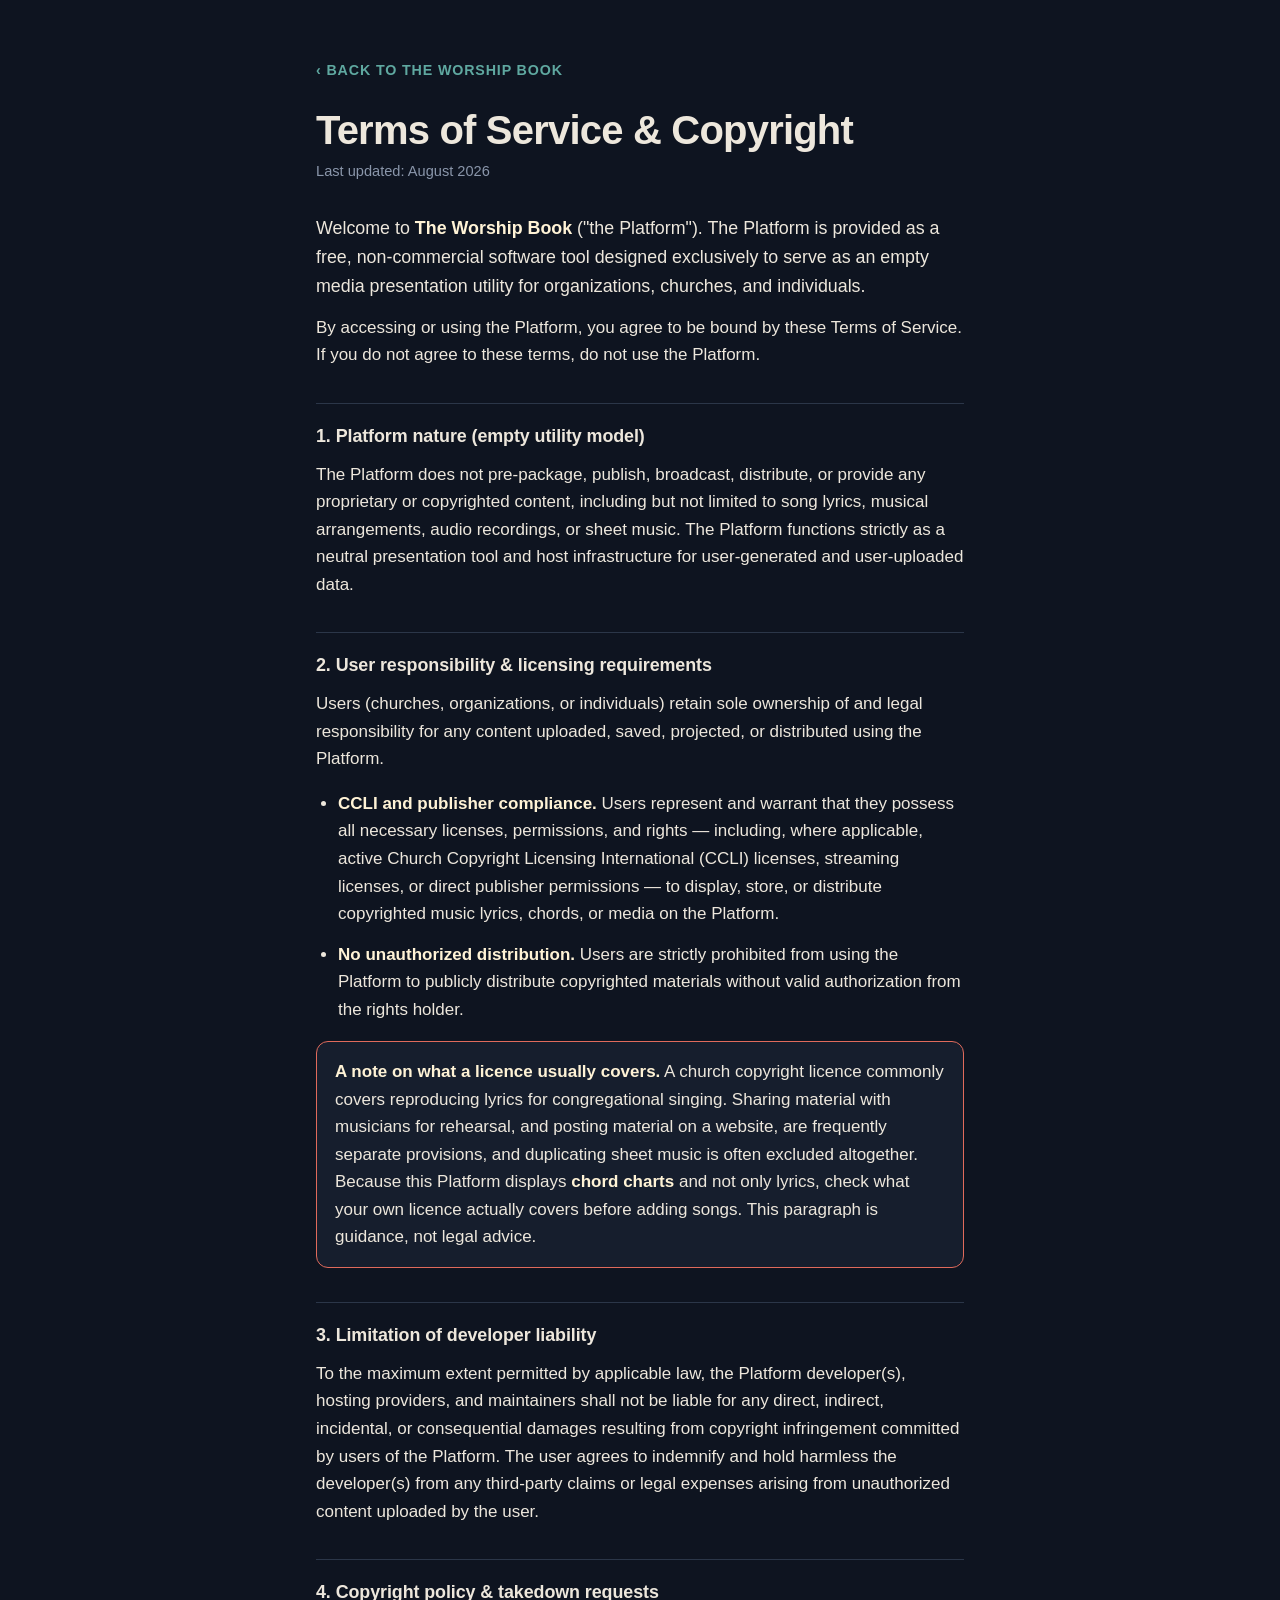
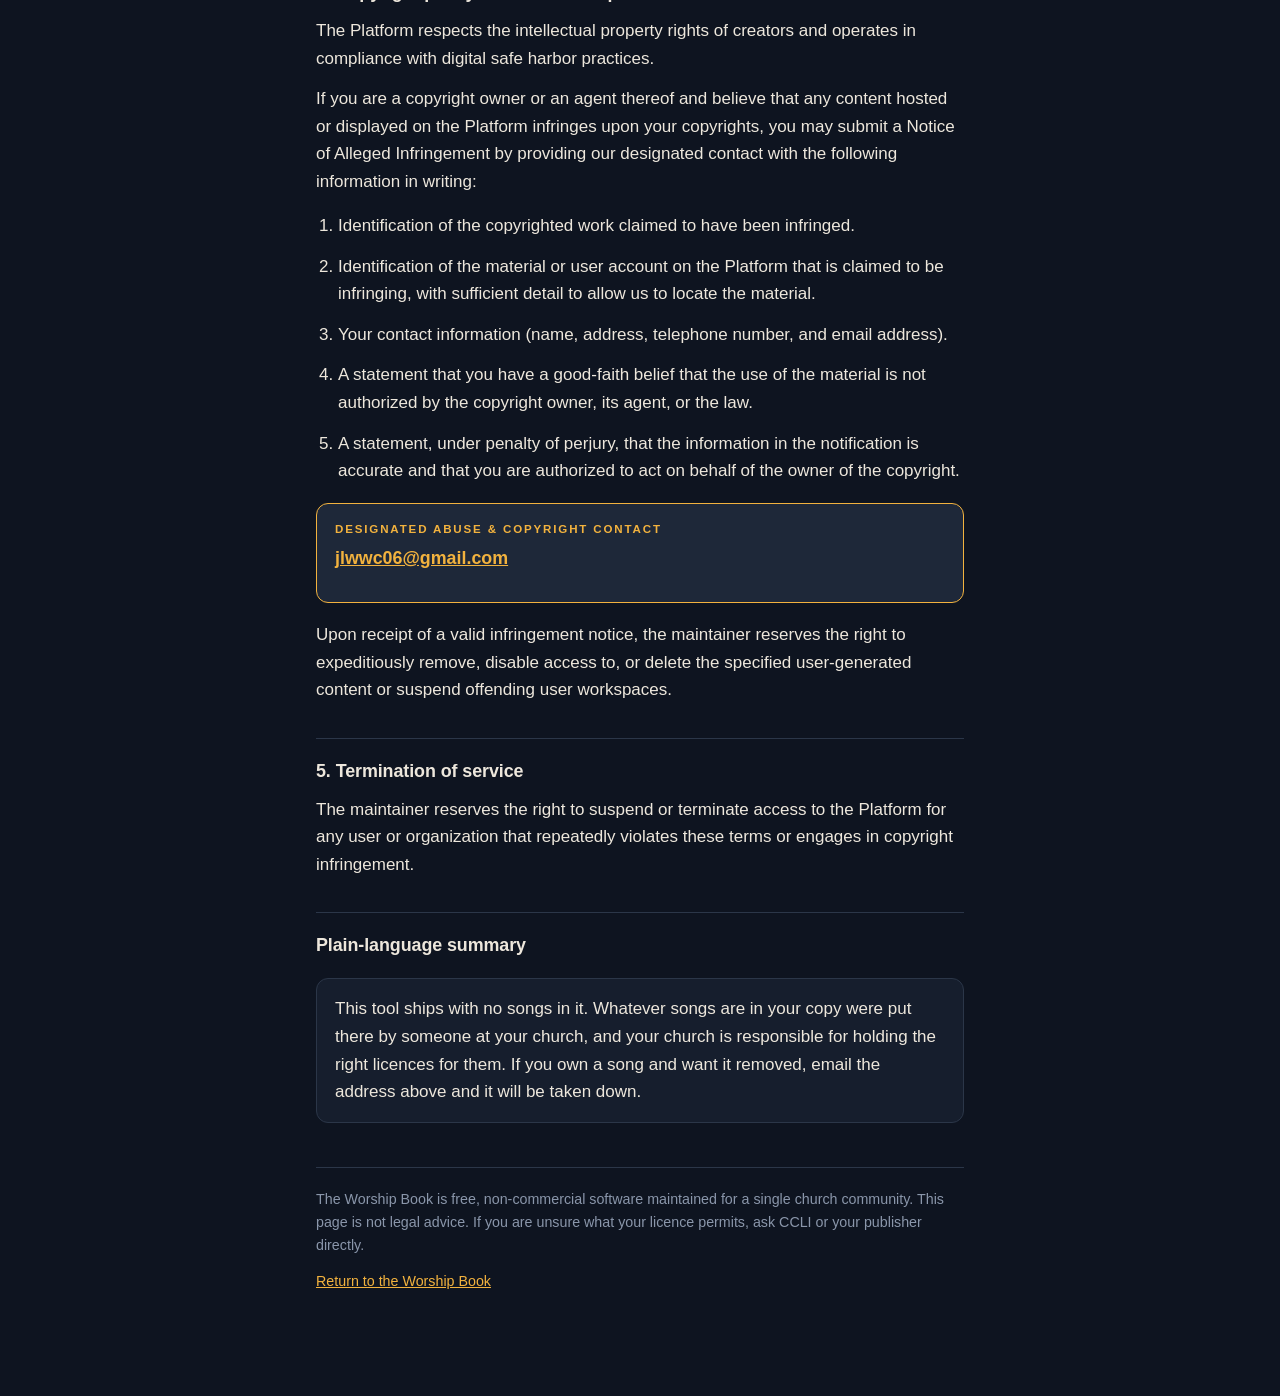
<file: worshipbook/terms.html>
<!DOCTYPE html>
<html lang="en">
<head>
<meta charset="utf-8">
<meta name="viewport" content="width=device-width, initial-scale=1, viewport-fit=cover">
<meta name="robots" content="index, follow">
<title>Terms &amp; Copyright — The Worship Book</title>
<meta name="theme-color" content="#0E1420">
<style>
:root{
  --ink:#0E1420;--panel:#161E2D;--panel-2:#1E2839;--line:#2B3648;
  --text:#EDE7DC;--muted:#8A96AA;--chord:#F2B23E;--section:#5FA8A0;--cue:#E06A5B;
}
*{box-sizing:border-box}
html,body{margin:0;background:var(--ink);color:var(--text)}
body{
  font-family:-apple-system,BlinkMacSystemFont,"Segoe UI",Roboto,"Helvetica Neue",Arial,sans-serif;
  font-size:17px;line-height:1.62;-webkit-text-size-adjust:100%;
  padding:0 0 env(safe-area-inset-bottom)
}
.wrap{max-width:44rem;margin:0 auto;padding:clamp(26px,6vw,56px) clamp(18px,5vw,28px) 90px}
a{color:var(--chord)}
.back{
  display:inline-block;margin-bottom:26px;color:var(--section);font-weight:700;
  font-size:.84em;letter-spacing:.06em;text-transform:uppercase;text-decoration:none
}
.back:hover{text-decoration:underline}
h1{font-size:clamp(1.8rem,5.5vw,2.5rem);line-height:1.1;letter-spacing:-.02em;margin:0 0 8px}
.updated{color:var(--muted);font-size:.86em;margin:0 0 30px}
h2{
  font-size:1.12rem;margin:34px 0 10px;letter-spacing:-.005em;
  padding-top:18px;border-top:1px solid var(--line)
}
h3{font-size:.98rem;margin:20px 0 6px}
p,li{margin:0 0 13px}
ul,ol{padding-left:22px}
strong{color:#FFF3D6}
.lead{font-size:1.05em}
.box{
  background:var(--panel);border:1px solid var(--line);border-radius:12px;
  padding:16px 18px;margin:18px 0
}
.box.warn{border-color:var(--cue)}
.box p:last-child{margin-bottom:0}
.contact{
  background:var(--panel-2);border:1px solid var(--chord);border-radius:12px;
  padding:16px 18px;margin:18px 0
}
.contact .lbl{
  font-size:.68em;letter-spacing:.16em;text-transform:uppercase;
  color:var(--chord);font-weight:700;margin:0 0 6px
}
.contact a{font-weight:700;font-size:1.05em;word-break:break-all}
footer{
  margin-top:44px;padding-top:20px;border-top:1px solid var(--line);
  color:var(--muted);font-size:.84em
}
</style>
</head>
<body>
<div class="wrap">

<a class="back" href="./">‹ Back to the Worship Book</a>

<h1>Terms of Service &amp; Copyright</h1>
<p class="updated">Last updated: August 2026</p>

<p class="lead">Welcome to <strong>The Worship Book</strong> ("the Platform"). The Platform is
provided as a free, non-commercial software tool designed exclusively to serve as an empty media
presentation utility for organizations, churches, and individuals.</p>

<p>By accessing or using the Platform, you agree to be bound by these Terms of Service. If you do
not agree to these terms, do not use the Platform.</p>

<h2>1. Platform nature (empty utility model)</h2>
<p>The Platform does not pre-package, publish, broadcast, distribute, or provide any proprietary or
copyrighted content, including but not limited to song lyrics, musical arrangements, audio
recordings, or sheet music. The Platform functions strictly as a neutral presentation tool and host
infrastructure for user-generated and user-uploaded data.</p>

<h2>2. User responsibility &amp; licensing requirements</h2>
<p>Users (churches, organizations, or individuals) retain sole ownership of and legal responsibility
for any content uploaded, saved, projected, or distributed using the Platform.</p>
<ul>
  <li><strong>CCLI and publisher compliance.</strong> Users represent and warrant that they possess
  all necessary licenses, permissions, and rights — including, where applicable, active Church
  Copyright Licensing International (CCLI) licenses, streaming licenses, or direct publisher
  permissions — to display, store, or distribute copyrighted music lyrics, chords, or media on the
  Platform.</li>
  <li><strong>No unauthorized distribution.</strong> Users are strictly prohibited from using the
  Platform to publicly distribute copyrighted materials without valid authorization from the rights
  holder.</li>
</ul>

<div class="box warn">
  <p><strong>A note on what a licence usually covers.</strong> A church copyright licence commonly
  covers reproducing lyrics for congregational singing. Sharing material with musicians for
  rehearsal, and posting material on a website, are frequently separate provisions, and duplicating
  sheet music is often excluded altogether. Because this Platform displays <strong>chord charts</strong>
  and not only lyrics, check what your own licence actually covers before adding songs. This
  paragraph is guidance, not legal advice.</p>
</div>

<h2>3. Limitation of developer liability</h2>
<p>To the maximum extent permitted by applicable law, the Platform developer(s), hosting providers,
and maintainers shall not be liable for any direct, indirect, incidental, or consequential damages
resulting from copyright infringement committed by users of the Platform. The user agrees to
indemnify and hold harmless the developer(s) from any third-party claims or legal expenses arising
from unauthorized content uploaded by the user.</p>

<h2>4. Copyright policy &amp; takedown requests</h2>
<p>The Platform respects the intellectual property rights of creators and operates in compliance
with digital safe harbor practices.</p>
<p>If you are a copyright owner or an agent thereof and believe that any content hosted or displayed
on the Platform infringes upon your copyrights, you may submit a Notice of Alleged Infringement by
providing our designated contact with the following information in writing:</p>
<ol>
  <li>Identification of the copyrighted work claimed to have been infringed.</li>
  <li>Identification of the material or user account on the Platform that is claimed to be
  infringing, with sufficient detail to allow us to locate the material.</li>
  <li>Your contact information (name, address, telephone number, and email address).</li>
  <li>A statement that you have a good-faith belief that the use of the material is not authorized
  by the copyright owner, its agent, or the law.</li>
  <li>A statement, under penalty of perjury, that the information in the notification is accurate
  and that you are authorized to act on behalf of the owner of the copyright.</li>
</ol>

<div class="contact">
  <p class="lbl">Designated abuse &amp; copyright contact</p>
  <p><a href="mailto:jlwwc06@gmail.com">jlwwc06@gmail.com</a></p>
</div>

<p>Upon receipt of a valid infringement notice, the maintainer reserves the right to expeditiously
remove, disable access to, or delete the specified user-generated content or suspend offending user
workspaces.</p>

<h2>5. Termination of service</h2>
<p>The maintainer reserves the right to suspend or terminate access to the Platform for any user or
organization that repeatedly violates these terms or engages in copyright infringement.</p>

<h2>Plain-language summary</h2>
<div class="box">
  <p>This tool ships with no songs in it. Whatever songs are in your copy were put there by
  someone at your church, and your church is responsible for holding the right licences for them.
  If you own a song and want it removed, email the address above and it will be taken down.</p>
</div>

<footer>
  <p>The Worship Book is free, non-commercial software maintained for a single church community.
  This page is not legal advice. If you are unsure what your licence permits, ask CCLI or your
  publisher directly.</p>
  <p><a href="./">Return to the Worship Book</a></p>
</footer>

</div>
</body>
</html>
</file>
<file: css/style.css>
/* ============================================
   DX K9 ACADEMY — STYLESHEET
   Brand: Navy #1A1A2E | Gold #C9A84C | Off-White #F7F7F5 | Charcoal #2C2C2C
   Rule: Gold on dark backgrounds ONLY. Never on light.
   ============================================ */

:root {
  --navy:      #1A1A2E;
  --gold:      #C9A84C;
  --offwhite:  #F7F7F5;
  --charcoal:  #2C2C2C;
  --white:     #FFFFFF;
  --font:      Helvetica, Arial, sans-serif;
  --nav-h:     68px;
}

/* ── RESET ── */
*, *::before, *::after { box-sizing: border-box; margin: 0; padding: 0; }
html { font-size: 16px; scroll-behavior: smooth; }
body { font-family: var(--font); color: var(--charcoal); background: var(--offwhite); -webkit-font-smoothing: antialiased; }
img { max-width: 100%; display: block; }
a { text-decoration: none; color: inherit; }
ul { list-style: none; }

/* ── TYPOGRAPHY ── */
h1, h2, h3, h4 { line-height: 1.2; font-weight: 700; letter-spacing: -0.02em; }
h1 { font-size: clamp(2rem, 5vw, 3.5rem); }
h2 { font-size: clamp(1.6rem, 3.5vw, 2.5rem); }
h3 { font-size: clamp(1.1rem, 2vw, 1.4rem); }
p  { line-height: 1.7; font-size: 1rem; }
.lead { font-size: clamp(1rem, 2vw, 1.2rem); line-height: 1.7; }

/* ── LAYOUT ── */
.container { max-width: 1100px; margin: 0 auto; padding: 0 24px; }
.section { padding: 80px 0; }
.section--dark { background: var(--navy); color: var(--offwhite); }
.section--light { background: var(--offwhite); }
.section--white { background: var(--white); }

/* ── GOLD RULE ── */
.gold-rule { display: block; width: 48px; height: 3px; background: var(--gold); margin: 20px 0; }
.gold-rule--center { margin: 20px auto; }

/* ── NAVIGATION ── */
.nav {
  position: fixed; top: 0; left: 0; right: 0; z-index: 1000;
  background: var(--navy);
  height: var(--nav-h);
  border-bottom: 2px solid var(--gold);
}
.nav__inner {
  max-width: 1100px; margin: 0 auto; padding: 0 24px;
  height: 100%; display: flex; align-items: center; justify-content: space-between;
}
.nav__brand {
  font-size: 1.1rem; font-weight: 700; letter-spacing: 0.04em;
  color: var(--offwhite); text-transform: uppercase;
}
.nav__brand span { color: var(--gold); }
.nav__links { display: flex; gap: 36px; align-items: center; }
.nav__links a {
  color: var(--offwhite); font-size: 0.9rem; font-weight: 500;
  letter-spacing: 0.05em; text-transform: uppercase;
  transition: color 0.2s;
}
.nav__links a:hover { color: var(--gold); }
.nav__links .nav__cta {
  background: var(--gold); color: var(--navy);
  padding: 10px 20px; font-weight: 700; font-size: 0.85rem;
  letter-spacing: 0.05em; text-transform: uppercase;
  transition: opacity 0.2s;
}
.nav__links .nav__cta:hover { opacity: 0.85; color: var(--navy); }

/* Hamburger */
.nav__hamburger {
  display: none; flex-direction: column; gap: 5px;
  background: none; border: none; cursor: pointer; padding: 4px;
}
.nav__hamburger span {
  display: block; width: 24px; height: 2px; background: var(--offwhite);
  transition: all 0.3s;
}
.nav__hamburger.open span:nth-child(1) { transform: translateY(7px) rotate(45deg); }
.nav__hamburger.open span:nth-child(2) { opacity: 0; }
.nav__hamburger.open span:nth-child(3) { transform: translateY(-7px) rotate(-45deg); }

/* Mobile nav */
.nav__mobile {
  display: none; flex-direction: column;
  background: var(--navy); border-top: 1px solid rgba(201,168,76,0.3);
  padding: 16px 24px 24px;
}
.nav__mobile.open { display: flex; }
.nav__mobile a {
  color: var(--offwhite); padding: 12px 0; font-size: 0.9rem;
  font-weight: 500; letter-spacing: 0.05em; text-transform: uppercase;
  border-bottom: 1px solid rgba(255,255,255,0.08);
}
.nav__mobile a:last-child { border-bottom: none; }
.nav__mobile .nav__cta {
  margin-top: 16px; background: var(--gold); color: var(--navy);
  text-align: center; padding: 14px; font-weight: 700;
}

/* ── PAGE OFFSET ── */
.page-body { padding-top: var(--nav-h); }

/* ── HERO ── */
.hero {
  background: var(--navy); color: var(--offwhite);
  padding: 100px 0 80px;
  position: relative; overflow: hidden;
}
.hero::before {
  content: ''; position: absolute; top: 0; left: 0;
  width: 4px; height: 100%; background: var(--gold);
}
.hero__label {
  font-size: 0.8rem; font-weight: 700; letter-spacing: 0.15em;
  text-transform: uppercase; color: var(--gold); margin-bottom: 16px;
}
.hero__title { margin-bottom: 24px; }
.hero__title em { font-style: normal; color: var(--gold); }
.hero__sub { font-size: clamp(1rem, 2vw, 1.2rem); line-height: 1.7; max-width: 560px; opacity: 0.85; margin-bottom: 40px; }
.hero__actions { display: flex; gap: 16px; flex-wrap: wrap; align-items: center; }
.hero--inner { padding: 72px 0 60px; }
.hero--inner .hero__title { font-size: clamp(1.8rem, 4vw, 2.8rem); }

/* ── BUTTONS ── */
.btn {
  display: inline-block; font-family: var(--font);
  font-size: 0.9rem; font-weight: 700; letter-spacing: 0.06em;
  text-transform: uppercase; cursor: pointer; border: none;
  transition: opacity 0.2s, transform 0.2s;
  padding: 16px 32px; line-height: 1;
}
.btn:hover { opacity: 0.88; transform: translateY(-1px); }
.btn--gold { background: var(--gold); color: var(--navy); }
.btn--outline { background: transparent; color: var(--offwhite); border: 2px solid rgba(201,168,76,0.5); }
.btn--outline:hover { border-color: var(--gold); }
.btn--sm { padding: 12px 24px; font-size: 0.8rem; }

/* ── PROBLEM SECTION ── */
.problem-grid {
  display: grid; grid-template-columns: repeat(3, 1fr); gap: 32px;
  margin-top: 48px;
}
.problem-card {
  background: var(--white); padding: 32px;
  border-top: 3px solid var(--navy);
}
.problem-card__num {
  font-size: 2.5rem; font-weight: 700; color: var(--navy);
  opacity: 0.12; line-height: 1; margin-bottom: 12px;
}
.problem-card h3 { margin-bottom: 12px; }
.problem-card p { font-size: 0.95rem; opacity: 0.8; }

/* ── PROFILES ── */
.profiles { background: var(--navy); color: var(--offwhite); }
.profiles__grid { display: grid; grid-template-columns: repeat(3, 1fr); gap: 2px; margin-top: 48px; }
.profile-card {
  background: rgba(255,255,255,0.04); padding: 36px 28px;
  border-top: 3px solid var(--gold); position: relative;
}
.profile-card__tag {
  font-size: 0.75rem; font-weight: 700; letter-spacing: 0.12em;
  text-transform: uppercase; color: var(--gold); margin-bottom: 12px;
}
.profile-card h3 { margin-bottom: 14px; font-size: 1.2rem; }
.profile-card p { font-size: 0.95rem; opacity: 0.8; line-height: 1.7; }

/* ── HOW IT WORKS (MINI) ── */
.steps-mini { display: grid; grid-template-columns: repeat(3, 1fr); gap: 32px; margin-top: 48px; position: relative; }
.steps-mini::before {
  content: ''; position: absolute; top: 28px; left: 12%;
  width: 76%; height: 1px; background: rgba(201,168,76,0.3);
}
.step-mini { text-align: center; position: relative; z-index: 1; }
.step-mini__num {
  width: 56px; height: 56px; border-radius: 50%;
  background: var(--navy); border: 2px solid var(--gold);
  color: var(--gold); font-weight: 700; font-size: 1.1rem;
  display: flex; align-items: center; justify-content: center;
  margin: 0 auto 20px;
}
.step-mini h3 { margin-bottom: 10px; font-size: 1.05rem; }
.step-mini p { font-size: 0.9rem; opacity: 0.75; }

/* ── CTA BANNER ── */
.cta-banner {
  background: var(--navy);
  border-top: 3px solid var(--gold);
  border-bottom: 3px solid var(--gold);
  padding: 64px 0; text-align: center;
}
.cta-banner h2 { color: var(--offwhite); margin-bottom: 12px; }
.cta-banner p { color: var(--offwhite); opacity: 0.75; margin-bottom: 32px; max-width: 540px; margin-left: auto; margin-right: auto; }

/* ── POSITIONING LINE ── */
.positioning-line {
  background: var(--navy); color: var(--offwhite);
  padding: 48px 0; text-align: center;
  border-top: 1px solid rgba(201,168,76,0.2);
}
.positioning-line p {
  font-size: clamp(1rem, 2vw, 1.25rem); font-style: italic;
  opacity: 0.7; max-width: 700px; margin: 0 auto;
}

/* ── ABOUT ── */
.about-grid { display: grid; grid-template-columns: 1fr 1fr; gap: 80px; align-items: start; }
.about-stat { margin-bottom: 32px; }
.about-stat__num { font-size: 3rem; font-weight: 700; color: var(--navy); line-height: 1; }
.about-stat__label { font-size: 0.9rem; color: var(--charcoal); opacity: 0.6; margin-top: 4px; }

/* ── METHODOLOGY (CLARITY CODE) ── */
.clarity-phases { margin-top: 48px; }
.clarity-phase {
  display: flex; gap: 24px; padding: 24px 0;
  border-bottom: 1px solid rgba(255,255,255,0.08);
}
.clarity-phase:last-child { border-bottom: none; }
.clarity-phase__num {
  font-size: 0.75rem; font-weight: 700; letter-spacing: 0.1em;
  color: var(--gold); text-transform: uppercase; white-space: nowrap;
  padding-top: 4px; min-width: 60px;
}
.clarity-phase h3 { margin-bottom: 8px; font-size: 1.05rem; }
.clarity-phase p { font-size: 0.9rem; opacity: 0.75; }

/* ── CLIENT JOURNEY ── */
.journey { margin-top: 56px; }
.journey-step {
  display: grid; grid-template-columns: 80px 1fr; gap: 24px;
  padding: 32px 0; border-bottom: 1px solid rgba(26,26,46,0.08);
  position: relative;
}
.journey-step:last-child { border-bottom: none; }
.journey-step__icon {
  width: 64px; height: 64px; border-radius: 50%;
  background: var(--navy); color: var(--gold);
  display: flex; align-items: center; justify-content: center;
  font-size: 1.3rem; font-weight: 700; flex-shrink: 0;
}
.journey-step__tag {
  font-size: 0.75rem; font-weight: 700; letter-spacing: 0.12em;
  text-transform: uppercase; color: var(--gold); margin-bottom: 6px;
}
.journey-step h3 { margin-bottom: 8px; }
.journey-step p { font-size: 0.95rem; opacity: 0.75; }

/* ── PROGRAMMES ── */
.programmes-intro {
  background: var(--navy); color: var(--offwhite);
  padding: 24px 32px; margin-bottom: 48px;
  border-left: 4px solid var(--gold);
}
.programmes-intro p { font-size: 1rem; font-style: italic; opacity: 0.85; }
.programmes-grid { display: grid; grid-template-columns: repeat(2, 1fr); gap: 24px; }
.programme-card {
  background: var(--white); padding: 36px;
  border-top: 4px solid var(--gold); position: relative;
}
.programme-card--full { grid-column: 1 / -1; }
.programme-card__tag {
  font-size: 0.75rem; font-weight: 700; letter-spacing: 0.12em;
  text-transform: uppercase; color: var(--gold); margin-bottom: 12px;
}
.programme-card h3 { margin-bottom: 8px; font-size: 1.2rem; }
.programme-card__sessions {
  font-size: 0.85rem; font-weight: 700; color: var(--navy);
  opacity: 0.6; margin-bottom: 16px; text-transform: uppercase;
  letter-spacing: 0.05em;
}
.programme-card p { font-size: 0.95rem; opacity: 0.75; line-height: 1.7; }
.programme-card__note {
  margin-top: 16px; padding: 12px 16px;
  background: var(--offwhite); font-size: 0.85rem;
  font-style: italic; opacity: 0.7;
}

/* Pathway */
.pathway {
  margin-top: 56px; background: var(--navy); color: var(--offwhite);
  padding: 40px 48px;
}
.pathway h3 { color: var(--gold); margin-bottom: 24px; font-size: 1rem; letter-spacing: 0.08em; text-transform: uppercase; }
.pathway-flow { display: flex; flex-wrap: wrap; gap: 12px; align-items: center; }
.pathway-node {
  background: rgba(255,255,255,0.07); padding: 8px 16px;
  font-size: 0.85rem; font-weight: 600; white-space: nowrap;
}
.pathway-arrow { color: var(--gold); font-size: 1.1rem; }

/* ── BOOK PAGE ── */
.book-grid { display: grid; grid-template-columns: 1fr 1fr; gap: 80px; align-items: start; }
.book-cta-box {
  background: var(--navy); padding: 48px 40px; text-align: center;
  border-top: 4px solid var(--gold);
}
.book-cta-box h3 { color: var(--offwhite); margin-bottom: 8px; }
.book-cta-box p { color: var(--offwhite); opacity: 0.7; margin-bottom: 32px; font-size: 0.95rem; }
.book-cta-box .btn { width: 100%; text-align: center; display: block; }
.book-cta-note { color: var(--offwhite); opacity: 0.45; font-size: 0.8rem; margin-top: 16px; }

/* FAQ */
.faq { margin-top: 0; }
.faq-item { padding: 20px 0; border-bottom: 1px solid rgba(26,26,46,0.1); }
.faq-item:last-child { border-bottom: none; }
.faq-item h4 { font-size: 1rem; margin-bottom: 8px; }
.faq-item p { font-size: 0.9rem; opacity: 0.7; }

/* ── TEXT UTILITIES ── */
.text-gold { color: var(--gold); }
.text-center { text-align: center; }
.text-navy { color: var(--navy); }
.mb-4 { margin-bottom: 16px; }
.mb-8 { margin-bottom: 32px; }
.mt-8 { margin-top: 32px; }

/* Section headers */
.section-header { margin-bottom: 48px; }
.section-header--center { text-align: center; }
.section-header--center .gold-rule { margin: 20px auto; }

/* ── FOOTER ── */
.footer {
  background: var(--navy);
  border-top: 3px solid var(--gold);
  padding: 48px 0 32px;
  color: var(--offwhite);
}
.footer__inner {
  display: grid; grid-template-columns: 1fr 1fr 1fr;
  gap: 40px; margin-bottom: 40px;
}
.footer__brand { font-size: 1.1rem; font-weight: 700; letter-spacing: 0.04em; text-transform: uppercase; }
.footer__brand span { color: var(--gold); }
.footer__tagline { font-size: 0.85rem; opacity: 0.5; margin-top: 8px; letter-spacing: 0.05em; }
.footer__heading { font-size: 0.75rem; font-weight: 700; letter-spacing: 0.12em; text-transform: uppercase; color: var(--gold); margin-bottom: 16px; }
.footer__links { display: flex; flex-direction: column; gap: 10px; }
.footer__links a { font-size: 0.9rem; opacity: 0.6; transition: opacity 0.2s; }
.footer__links a:hover { opacity: 1; }
.footer__bottom {
  border-top: 1px solid rgba(255,255,255,0.08);
  padding-top: 24px; display: flex; justify-content: space-between;
  align-items: center; font-size: 0.8rem; opacity: 0.4;
}

/* ── RESPONSIVE ── */
@media (max-width: 900px) {
  .problem-grid { grid-template-columns: 1fr; gap: 16px; }
  .profiles__grid { grid-template-columns: 1fr; gap: 2px; }
  .steps-mini { grid-template-columns: 1fr; gap: 24px; }
  .steps-mini::before { display: none; }
  .about-grid { grid-template-columns: 1fr; gap: 40px; }
  .programmes-grid { grid-template-columns: 1fr; }
  .programme-card--full { grid-column: auto; }
  .book-grid { grid-template-columns: 1fr; gap: 40px; }
  .footer__inner { grid-template-columns: 1fr 1fr; }
}

@media (max-width: 640px) {
  .nav__links { display: none; }
  .nav__hamburger { display: flex; }
  .section { padding: 56px 0; }
  .hero { padding: 72px 0 56px; }
  .hero__actions { flex-direction: column; align-items: flex-start; }
  .hero__actions .btn { width: 100%; text-align: center; }
  .footer__inner { grid-template-columns: 1fr; }
  .footer__bottom { flex-direction: column; gap: 8px; text-align: center; }
  .journey-step { grid-template-columns: 1fr; }
  .journey-step__icon { width: 48px; height: 48px; font-size: 1rem; }
  .pathway { padding: 32px 24px; }
}
</file>
